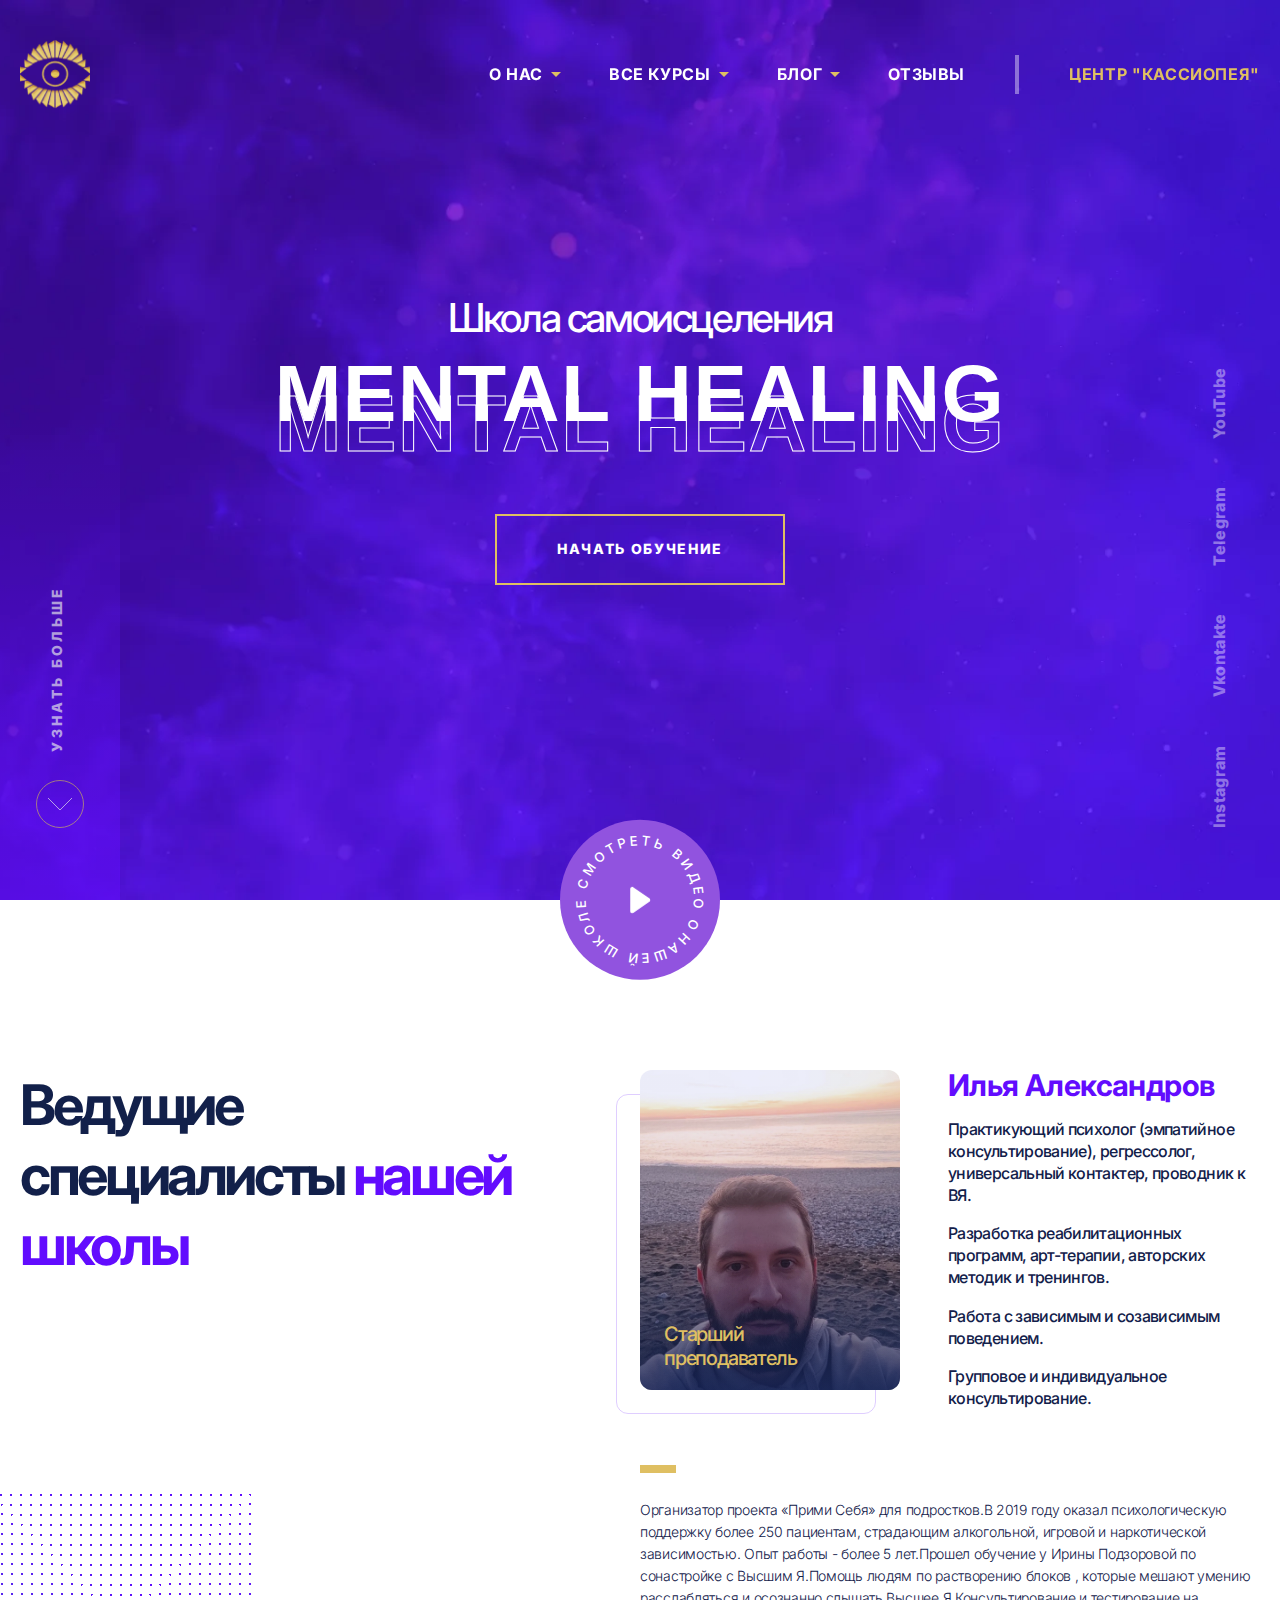
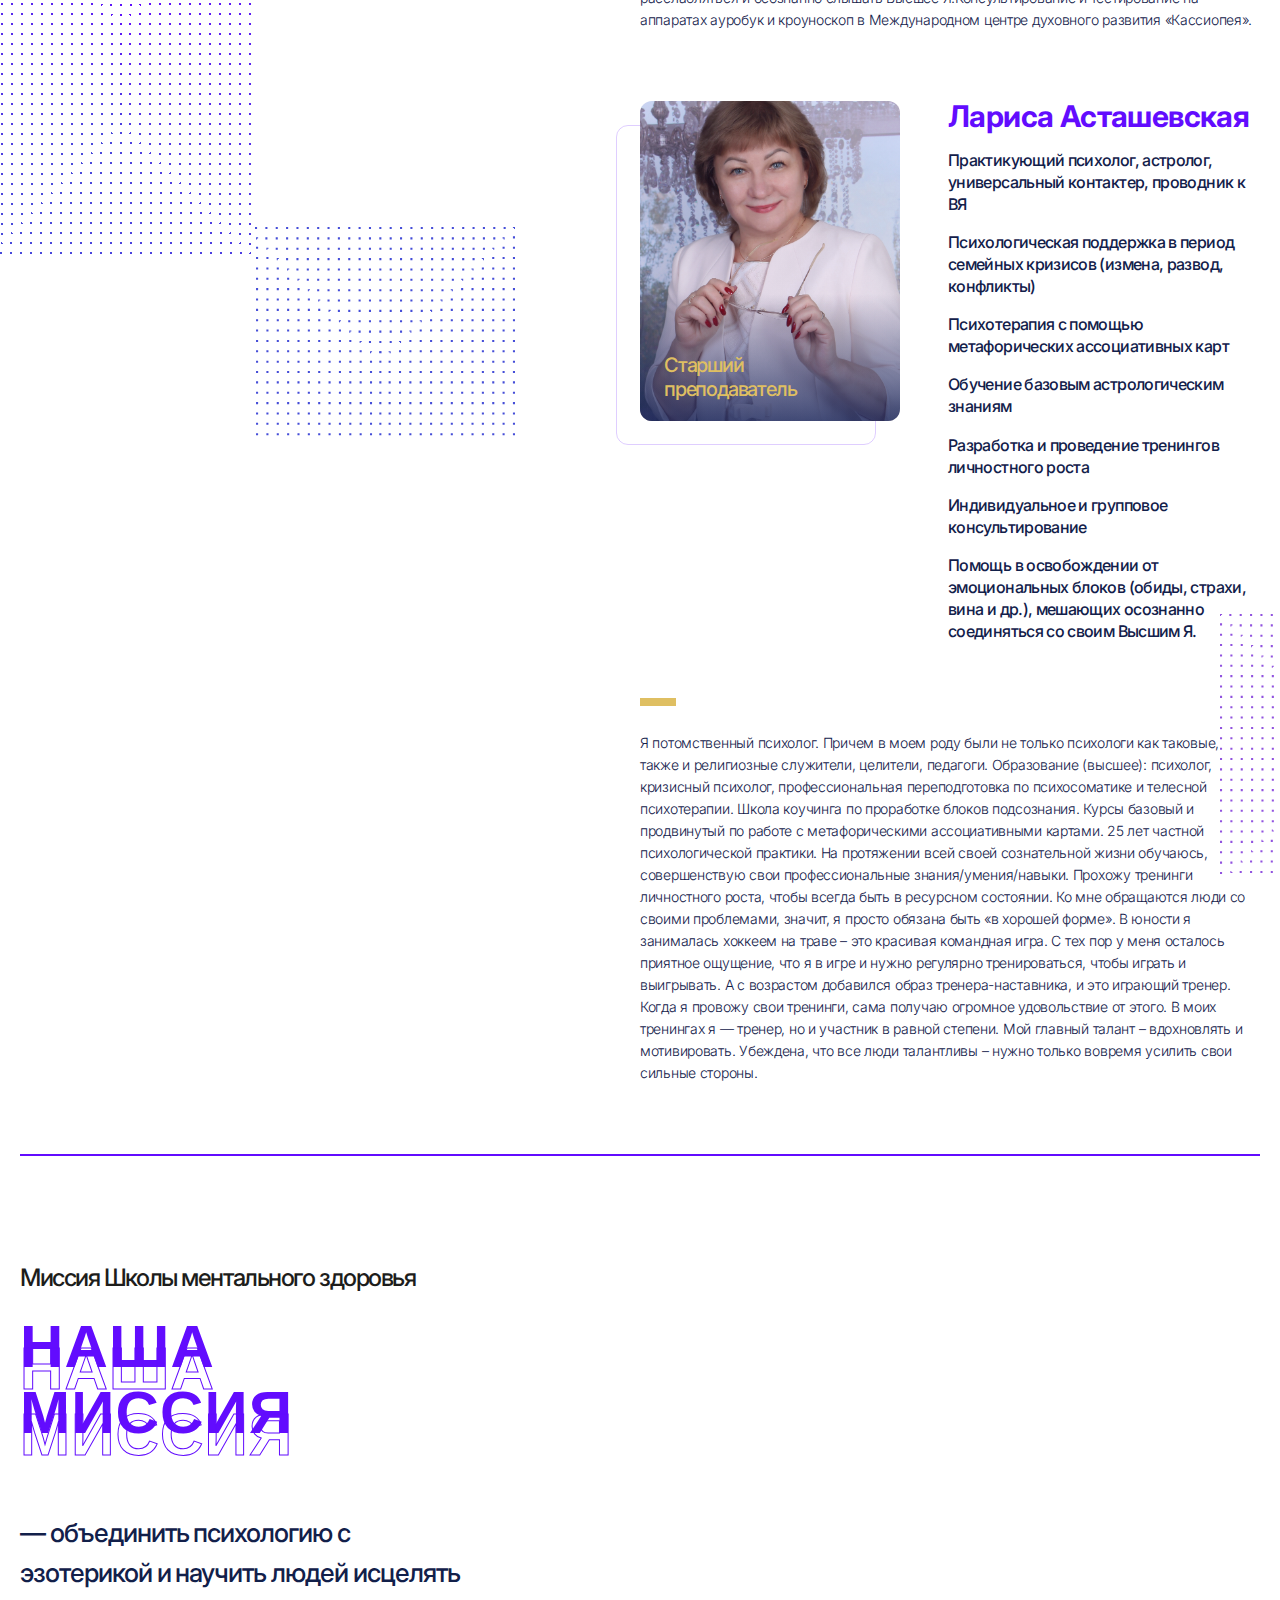
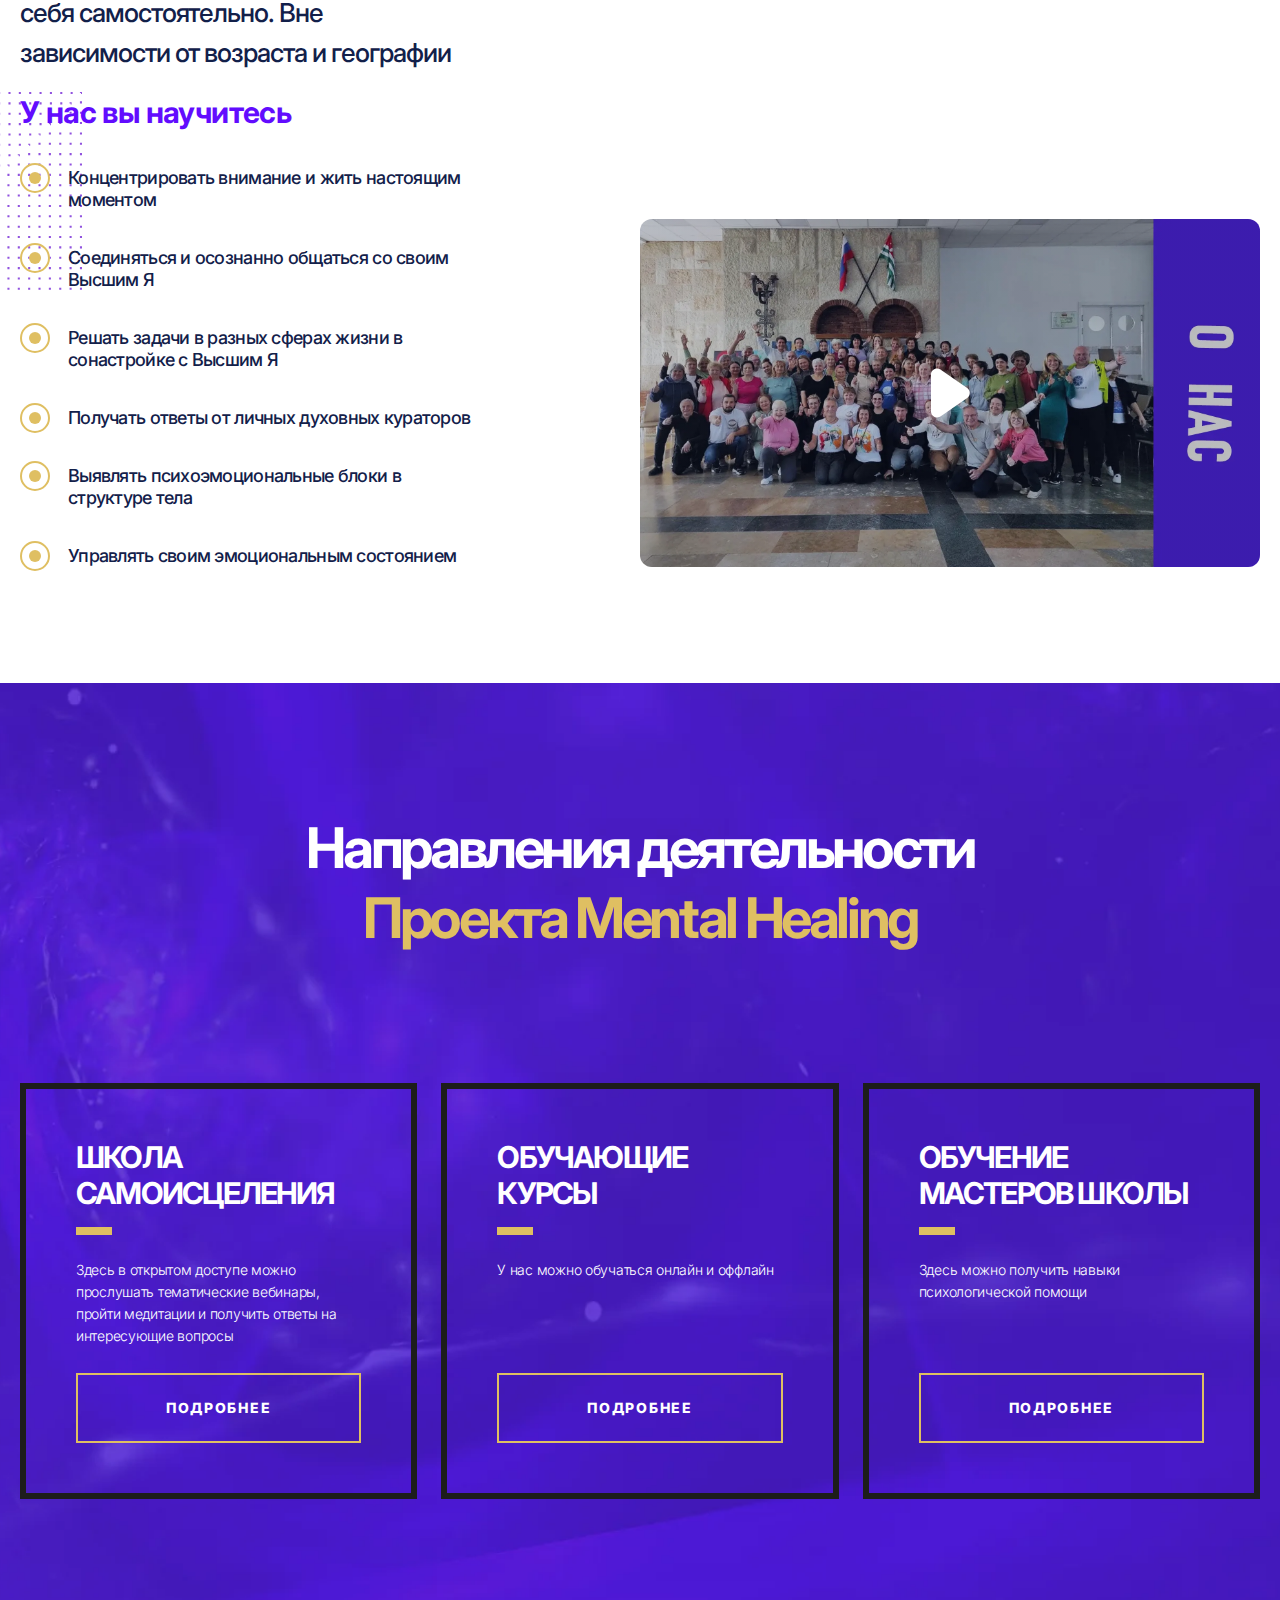
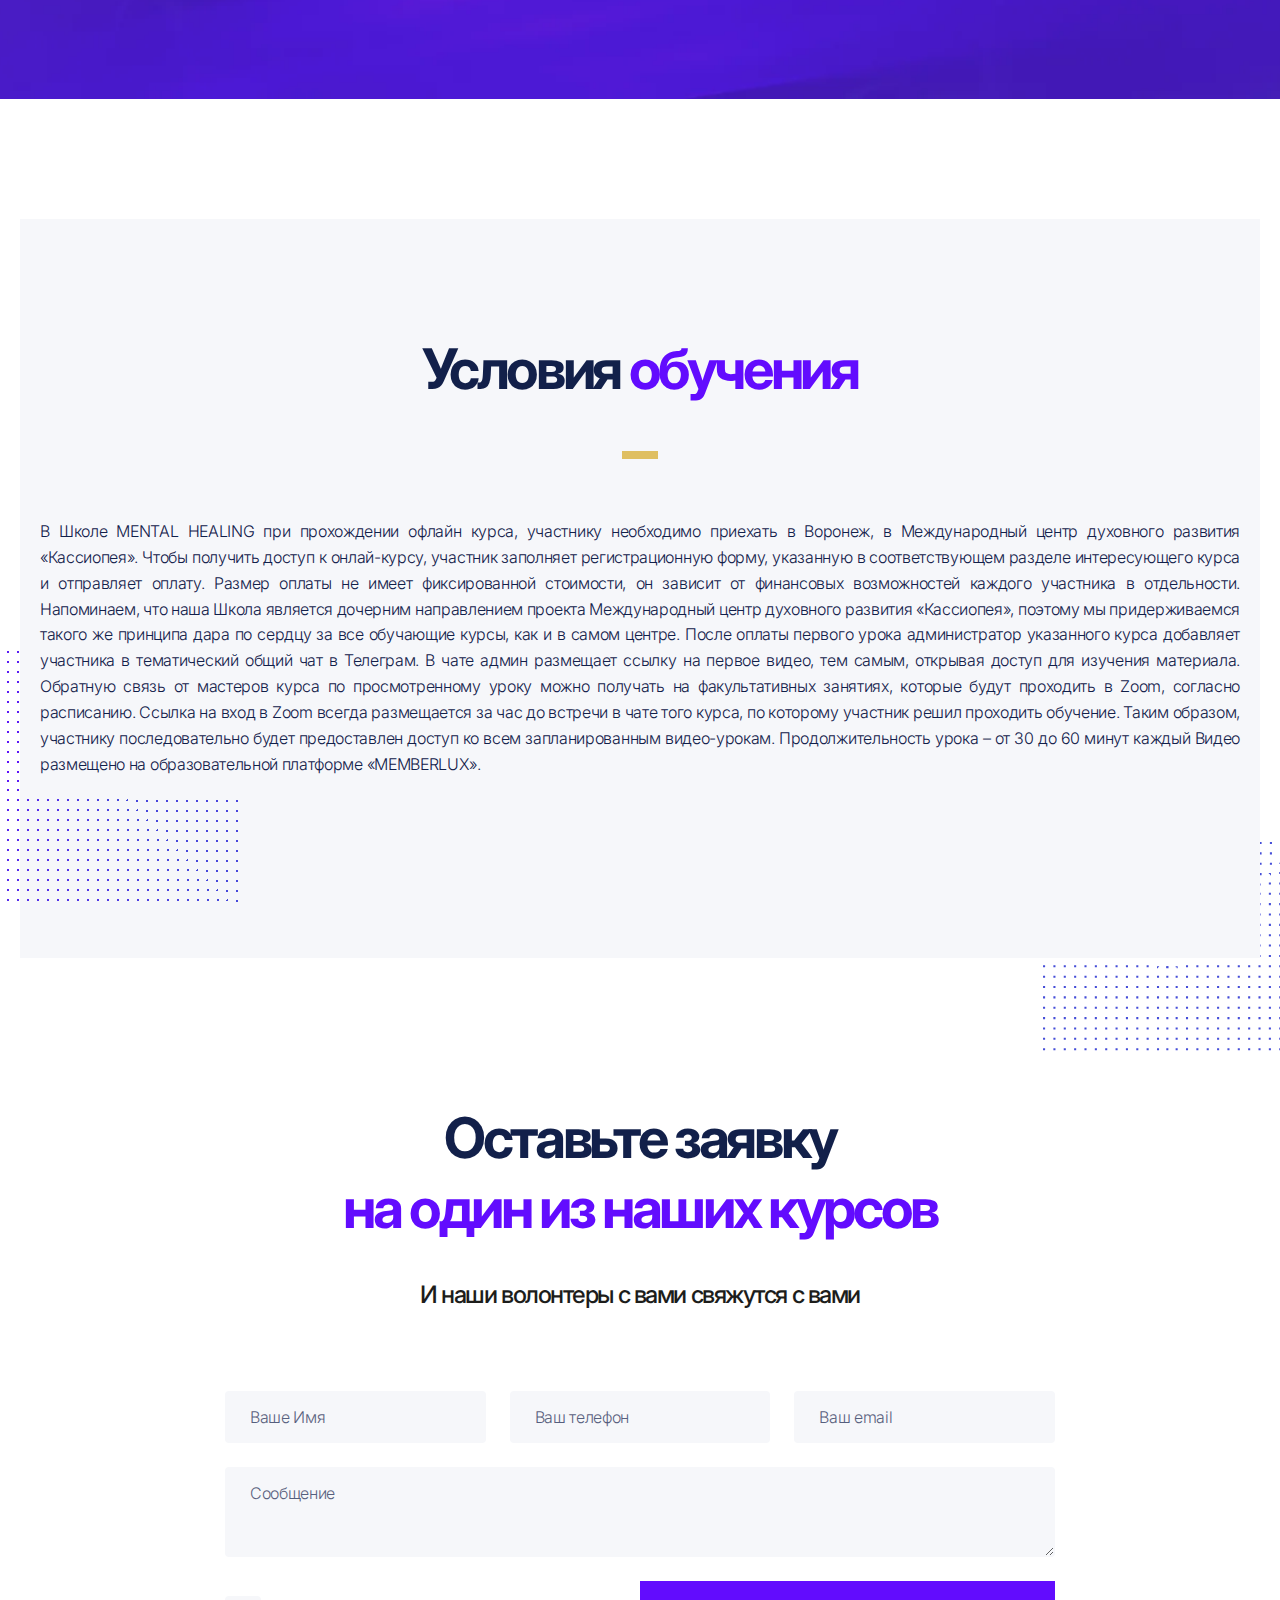
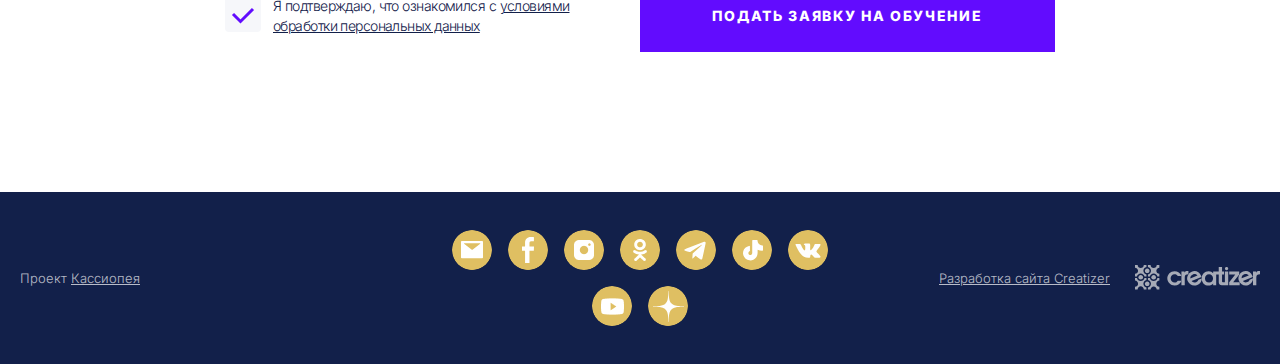
<file: index.html>
<!DOCTYPE html>
<html lang="ru">
  <head>
    <meta charset="UTF-8">
    <meta http-equiv="X-UA-Compatible" content="IE=edge">
    <meta name="viewport" content="width=device-width, initial-scale=1.0">
    <meta name="description" content="">
    <meta name="keywords" content=""><link rel="apple-touch-icon" sizes="72x72" href="template/images/apple-touch-icon.png">
<link rel="icon" type="image/png" sizes="32x32" href="template/images/favicon-32x32.png">
<link rel="icon" type="image/png" sizes="16x16" href="template/images/favicon-16x16.png">
<link rel="manifest" href="template/images/site.webmanifest">
<link rel="mask-icon" href="template/images/safari-pinned-tab.svg" color="#5bbad5">
<meta name="msapplication-TileColor" content="#192954">
<meta name="theme-color" content="#192954">
<link rel="preconnect" href="https://fonts.googleapis.com">
<link rel="preconnect" href="https://fonts.gstatic.com" crossorigin>
<link href="https://fonts.googleapis.com/css2?family=Inter:wght@300;400;500;700;800&display=swap" rel="stylesheet">
<link rel="stylesheet" href="https://cdn.jsdelivr.net/npm/@fancyapps/ui/dist/fancybox.css"/>
    <link rel="stylesheet" href="template/styles/style.css">
    <title>Mental Healing</title>
  </head>
  <body>
    <div class="wrapper" id="top">
      <header class="header lock-padding">
        <div class="header__container container"> 
          <div class="header__body"> <a class="header__logo logo" href="index.html"><img src="template/images/logo.png" alt=""></a>
            <nav class="header__menu menu"> 
              <ul class="menu__list"> 
                <li><a class="menu__link" href="#">О нас</a><span class="menu__arrow"> </span>
                  <ul class="menu__sub-list">
                    <li><a class="menu__sub-link" href="#about">Ведущие специалисты</a></li>
                    <li><a class="menu__sub-link" href="#mission">Миссия</a></li>
                    <li><a class="menu__sub-link" href="#activities">Все курсы</a></li>
                    <li><a class="menu__sub-link" href="#conditions">Условия обучения</a></li>
                  </ul>
                </li>
                <li><a class="menu__link" href="#">Все курсы</a><span class="menu__arrow"> </span>
                  <ul class="menu__sub-list">
                    <li><a class="menu__sub-link" href="#">Как проходит обучение</a></li>
                    <li><a class="menu__sub-link" href="#">Онлайн-факультативы</a></li>
                    <li><a class="menu__sub-link" href="#">Очный курс в Воронеже</a></li>
                  </ul>
                </li>
                <li><a class="menu__link" href="#">Блог</a><span class="menu__arrow"> </span>
                  <ul class="menu__sub-list">
                    <li><a class="menu__sub-link" href="#">Творчество участников</a></li>
                    <li><a class="menu__sub-link" href="#">Фотогалерея</a></li>
                    <li><a class="menu__sub-link" href="#">Видеогалерея</a></li>
                    <li><a class="menu__sub-link" href="#">Статьи</a></li>
                    <li><a class="menu__sub-link" href="#">География участников</a></li>
                  </ul>
                </li>
                <li><a class="menu__link" href="#">Отзывы</a></li>
              </ul><a class="menu__parent" href="https://cassiopeia.center/" target="_blank">Центр "Кассиопея"</a>
            </nav>
            <div class="header__burger"> <span></span></div>
          </div>
        </div>
      </header>
      <main class="main">
        <section class="mainscreen">
          <div class="mainscreen__container container"> 
            <div class="mainscreen__body"> <a class="mainscreen__more" href="#about"> 
                <div class="mainscreen__text">Узнать больше</div>
                <div class="mainscreen__scroll-down"></div></a>
              <div class="mainscreen__info">
                <div class="mainscreen__topic">Школа самоисцеления </div>
                <h1 class="mainscreen__title title" data-duplicate>Mental Healing</h1><a class="mainscreen__btn btn btn--gold" href="#form">начать обучение</a>
              </div><a class="mainscreen__play" href="https://www.youtube.com/watch?v=3Pxv6ZKVOpo" data-fancybox="gallery">
                <div class="mainscreen__icon"><img src="template/images/play.svg" alt=""></div>
                <div class="mainscreen__circle-text"><svg viewBox="1 1 68 67">
<defs>
<path d="M35,35m-23,0a23,23 0 1,1 46,0a23,23 0 1,1 -46,0" id="tophalf"/>
</defs>
<text style="font-size: 5.6px; font-weight: 500; letter-spacing: 1.3; text-transform: uppercase;">
<textPath xlink:href="#tophalf" startOffset="3%" fill="#ffffff">Смотреть видео о</textPath>
<textPath xlink:href="#tophalf" startOffset="60%" fill="#ffffff">нашей школе</textPath>
</text>
</svg>
                </div></a>
              <ul class="mainscreen__socials socials">
                <li> <a class="socials__link" href="#">Instagram</a></li>
                <li> <a class="socials__link" href="#">Vkontakte</a></li>
                <li> <a class="socials__link" href="#">Telegram</a></li>
                <li> <a class="socials__link" href="#">YouTube</a></li>
              </ul>
            </div>
          </div>
        </section>
        <section class="about" id="about"> 
          <div class="about__container container"> 
            <div class="about__body"> 
              <h2 class="about__heading heading">Ведущие специалисты <span>нашей школы</span></h2>
              <div class="about__teachers">
                <div class="about__teacher teacher">
                  <div class="teacher__top"> 
                    <div class="teacher__decor">
                      <div class="teacher__image"> 
                        <div class="teacher__position">Старший преподаватель</div><img src="template/images/ilya.webp" alt="">
                      </div>
                    </div>
                    <div class="teacher__info">
                      <div class="teacher__name">Илья Александров </div>
                      <div class="teacher__skills"> 
                        <p>Практикующий психолог (эмпатийное консультирование), регрессолог, универсальный контактер, проводник к ВЯ.</p>
                        <p>Разработка реабилитационных программ, арт-терапии, авторских методик и тренингов.</p>
                        <p>Работа с зависимым и созависимым поведением.</p>
                        <p>Групповое и индивидуальное консультирование.</p>
                      </div>
                    </div>
                  </div>
                  <div class="teacher__text">Организатор проекта «Прими Себя» для подростков.В 2019 году оказал психологическую поддержку более 250 пациентам, страдающим алкогольной, игровой и наркотической зависимостью. Опыт работы - более 5 лет.Прошел обучение у Ирины Подзоровой по сонастройке с Высшим Я.Помощь людям по растворению блоков , которые мешают умению расслабляться и осознанно слышать Высшее Я.Консультирование и тестирование на аппаратах ауробук и кроуноскоп в Международном центре духовного развития «Кассиопея».</div>
                </div>
                <div class="about__teacher teacher">
                  <div class="teacher__top"> 
                    <div class="teacher__decor">
                      <div class="teacher__image"> 
                        <div class="teacher__position">Старший преподаватель</div><img src="template/images/larisa.webp" alt="">
                      </div>
                    </div>
                    <div class="teacher__info">
                      <div class="teacher__name">Лариса Асташевская </div>
                      <div class="teacher__skills"> 
                        <p>Практикующий психолог, астролог, универсальный контактер, проводник к ВЯ</p>
                        <p>Психологическая поддержка в период семейных кризисов (измена, развод, конфликты)</p>
                        <p>Психотерапия с помощью метафорических ассоциативных карт</p>
                        <p>Обучение базовым астрологическим знаниям</p>
                        <p>Разработка и проведение тренингов личностного роста</p>
                        <p>Индивидуальное и групповое консультирование</p>
                        <p>Помощь в освобождении от эмоциональных блоков (обиды, страхи, вина и др.), мешающих осознанно соединяться со своим Высшим Я.</p>
                      </div>
                    </div>
                  </div>
                  <div class="teacher__text">Я потомственный психолог. Причем в моем роду были не только психологи как таковые, также и религиозные служители, целители, педагоги. Образование (высшее): психолог, кризисный психолог, профессиональная переподготовка по психосоматике и телесной психотерапии. Школа коучинга по проработке блоков подсознания. Курсы базовый и продвинутый по работе с метафорическими ассоциативными картами. 25 лет частной психологической практики. На протяжении всей своей сознательной жизни обучаюсь, совершенствую свои профессиональные знания/умения/навыки. Прохожу тренинги личностного роста, чтобы всегда быть в ресурсном состоянии. Ко мне обращаются люди со своими проблемами, значит, я просто обязана быть «в хорошей форме». В юности я занималась хоккеем на траве – это красивая командная игра. С тех пор у меня осталось приятное ощущение, что я в игре и нужно регулярно тренироваться, чтобы играть и выигрывать. А с возрастом добавился образ тренера-наставника, и это играющий тренер. Когда я провожу свои тренинги, сама получаю огромное удовольствие от этого. В моих тренингах я — тренер, но и участник в равной степени. Мой главный талант – вдохновлять и мотивировать. Убеждена, что все люди талантливы – нужно только вовремя усилить свои сильные стороны.</div>
                </div>
              </div>
            </div>
          </div>
        </section>
        <section class="mission" id="mission">
          <div class="mission__container container"> 
            <div class="mission__body"> 
              <div class="mission__info">
                <div class="mission__text">Миссия Школы ментального здоровья</div>
                <h3 class="mission__subtitle subtitle" data-duplicate>наша миссия</h3>
                <div class="mission__goal">— объединить психологию с эзотерикой и научить людей исцелять себя самостоятельно. Вне зависимости от возраста и географии</div>
                <div class="mission__caption">У нас вы научитесь</div>
                <ul class="mission__list"> 
                  <li class="mission__item">Концентрировать внимание и жить настоящим моментом</li>
                  <li class="mission__item">Соединяться и осознанно общаться со своим Высшим Я</li>
                  <li class="mission__item">Решать задачи в разных сферах жизни в сонастройке с Высшим Я</li>
                  <li class="mission__item">Получать ответы от личных духовных кураторов</li>
                  <li class="mission__item">Выявлять психоэмоциональные блоки в структуре тела</li>
                  <li class="mission__item">Управлять своим эмоциональным состоянием</li>
                </ul>
              </div>
              <div class="mission__video video"> <a href="https://www.youtube.com/watch?v=JyDYf8thiaE" data-fancybox="video"> <img src="template/images/project.webp" alt=""></a>
                <div class="video__cover"><svg width="39" height="50" viewBox="0 0 39 50" fill="none" xmlns="http://www.w3.org/2000/svg">
<path d="M36.1826 20.068C39.6266 22.4541 39.6266 27.5459 36.1826 29.932L9.41697 48.4757C5.43776 51.2326 -7.62939e-06 48.3847 -7.62939e-06 43.5438V6.45624C-7.62939e-06 1.61532 5.43775 -1.23261 9.41696 1.52427L36.1826 20.068Z" fill="white"/>
</svg>
                </div>
              </div>
            </div>
          </div>
        </section>
        <section class="activities" id="activities">
          <div class="activities__container container">
            <div class="activities__body"> 
              <h2 class="activities__heading heading">Направления деятельности  <span>Проекта Mental Healing</span></h2>
              <ul class="activities__list">
                <li class="activities__col"> 
                  <h4 class="activities__caption">ШКОЛА САМОИСЦЕЛЕНИЯ</h4>
                  <div class="activities__text">Здесь в открытом доступе можно прослушать тематические вебинары, пройти медитации и получить ответы на интересующие вопросы</div><a class="activities__btn btn btn--gold" href="#">подробнее</a>
                </li>
                <li class="activities__col"> 
                  <h4 class="activities__caption">ОБУЧАЮЩИЕ КУРСЫ</h4>
                  <div class="activities__text">У нас можно обучаться онлайн и оффлайн</div><a class="activities__btn btn btn--gold" href="#">подробнее</a>
                </li>
                <li class="activities__col"> 
                  <h4 class="activities__caption">ОБУЧЕНИЕ МАСТЕРОВ ШКОЛЫ</h4>
                  <div class="activities__text">Здесь можно получить навыки психологической помощи</div><a class="activities__btn btn btn--gold" href="#">подробнее</a>
                </li>
              </ul>
            </div>
          </div>
        </section>
        <section class="conditions" id="conditions">
          <div class="conditions__decor"> <img src="template/images/dots05.svg" alt=""></div>
          <div class="conditions__container container"> 
            <div class="conditions__body"> 
              <h2 class="conditions__heading heading">Условия <span>обучения</span></h2>
              <div class="conditions__wrap">
                <div class="conditions__text">В Школе MENTAL HEALING при прохождении офлайн курса, участнику необходимо приехать в Воронеж, в Международный центр духовного развития «Кассиопея». Чтобы получить доступ к онлай-курсу, участник заполняет регистрационную форму, указанную в соответствующем разделе интересующего курса и отправляет оплату. Размер оплаты не имеет фиксированной стоимости, он зависит от финансовых возможностей каждого участника в отдельности. Напоминаем, что наша Школа является дочерним направлением проекта Международный центр духовного развития «Кассиопея», поэтому мы придерживаемся такого же принципа дара по сердцу за все обучающие курсы, как и в самом центре. После оплаты первого урока администратор указанного курса добавляет участника в тематический общий чат в Телеграм. В чате админ размещает ссылку на первое видео, тем самым, открывая доступ для изучения материала. Обратную связь от мастеров курса по просмотренному уроку можно получать на факультативных занятиях, которые будут проходить в Zoom, согласно расписанию. Ссылка на вход в Zoom всегда размещается за час до встречи в чате того курса, по которому участник решил проходить обучение. Таким образом, участнику последовательно будет предоставлен доступ ко всем запланированным видео-урокам. Продолжительность урока – от 30 до 60 минут каждый Видео размещено на образовательной платформе «MEMBERLUX».</div>
              </div>
            </div>
          </div>
        </section>
        <section class="request" id="request">
          <div class="request__container container"> 
            <div class="request__body"> 
              <h2 class="request__heading heading">Оставьте заявку<span>на один из наших курсов</span></h2>
              <div class="request__text">И наши волонтеры с вами свяжутся с вами</div>
              <form class="request__form form" action="#" id="form">
                <div class="form__spinner">
                  <div class="lds-ripple">
                    <div></div>
                    <div></div>
                  </div>
                </div>
                <div class="form__alert">Заполните, пожалуйста, все обязательные поля!</div>
                <div class="form__inputs">
                  <div class="form__input-wrap">
                    <input class="form__input" type="text" placeholder="Ваше Имя" required>
                  </div>
                  <div class="form__input-wrap">
                    <input class="form__input" type="tel" placeholder="Ваш телефон" required>
                  </div>
                  <div class="form__input-wrap">
                    <input class="form__input" type="email" placeholder="Ваш email" required>
                  </div>
                </div>
                <textarea class="form__input" placeholder="Сообщение"></textarea>
                <div class="form__bottom">
                  <div class="form__checkbox checkbox"> 
                    <input class="checkbox__input" type="checkbox" checked id="agreement" name="agreement">
                    <label class="checkbox__label" for="agreement"><span>Я подтверждаю, что ознакомился с <a href="#">условиями обработки персональных данных</a></span></label>
                  </div>
                  <button class="form__btn btn btn--purple" type="submit">подать заявку <span>на обучение</span></button>
                </div>
              </form>
            </div>
          </div>
        </section>
      </main>
      <footer class="footer"> 
        <div class="footer__container container"> 
          <div class="footer__body"> 
            <div class="footer__col"> 
              <div class="footer__text">Проект <a href="https://cassiopeia.center/" target="_blank">Кассиопея</a></div>
            </div>
            <div class="footer__col">
              <div class="footer__socials nets"><a class="footer__icon nets__icon" href="mailto:mentalhealing@yandex.ru"><img src="template/images/email.svg" alt="E-mail"></a><a class="footer__icon nets__icon" href="https://www.facebook.com/" target="_blank"><img src="template/images/fb.svg" alt="Facebook"></a><a class="footer__icon nets__icon" href="https://www.instagram.com/cassiopeia_mh/" target="_blank"> <img src="template/images/instagram.png" alt="Instagram"></a><a class="footer__icon nets__icon" href="https://ok.ru/group/67288788828210" target="_blank"><img src="template/images/ok.png" alt="Одноклассники"></a><a class="footer__icon nets__icon" href="#" target="_blank"> <img src="template/images/tg.svg" alt="Telegram"></a><a class="footer__icon nets__icon" href="#" target="_blank"> <img src="template/images/tiktok.svg" alt="TikTok"></a><a class="footer__icon nets__icon" href="#" target="_blank"> <img src="template/images/vk.svg" alt="Вконтакте"></a><a class="footer__icon nets__icon" href="#" target="_blank"> <img src="template/images/youtube.png" alt="YouTube"></a><a class="footer__icon nets__icon" href="#" target="_blank"> <img src="template/images/zen.svg" alt="Яндекс.Дзен"></a></div>
            </div>
            <div class="footer__col">
              <div class="footer__dev"><a href="https://creatizer.pro/ru/" target="_blank">Разработка сайта Creatizer</a><a href="https://creatizer.pro/ru/" target="_blank"><img src="template/images/dev-logo.svg" alt=""></a></div>
            </div>
          </div>
        </div>
      </footer>
    </div>
    <div class="scroll-top-block lock-padding"><a class="scroll-top" href="#top"><img src="template/images/scroll-top-arrow.svg" alt=""></a></div>
    <section class="popup" id="popup-thx">
      <div class="popup__body"> 
        <div class="popup__content"> 
          <div class="popup__heading">Спасибо!</div>
          <div class="popup__message">Наш специалист свяжется с Вами в ближайшее время.</div>
        </div>
      </div>
    </section>
    <section class="popup" id="popup-error">
      <div class="popup__body"> 
        <div class="popup__content"> 
          <div class="popup__close close-popup"><img src="template/images/close.svg" alt=""></div>
          <div class="popup__heading">Ой! Что-то пошло не так...</div>
          <div class="popup__message">Кажется, возникли проблемы с соединением. Попробуйте отправить заявку чуть позже.</div>
        </div>
      </div>
    </section>
    <script src="https://code.jquery.com/jquery-3.6.0.min.js"></script>
    <script src="https://cdn.jsdelivr.net/npm/@fancyapps/ui@4.0/dist/fancybox.umd.js"></script>
    <script src="template/scripts/index.js"></script>
  </body>
</html>
</file>
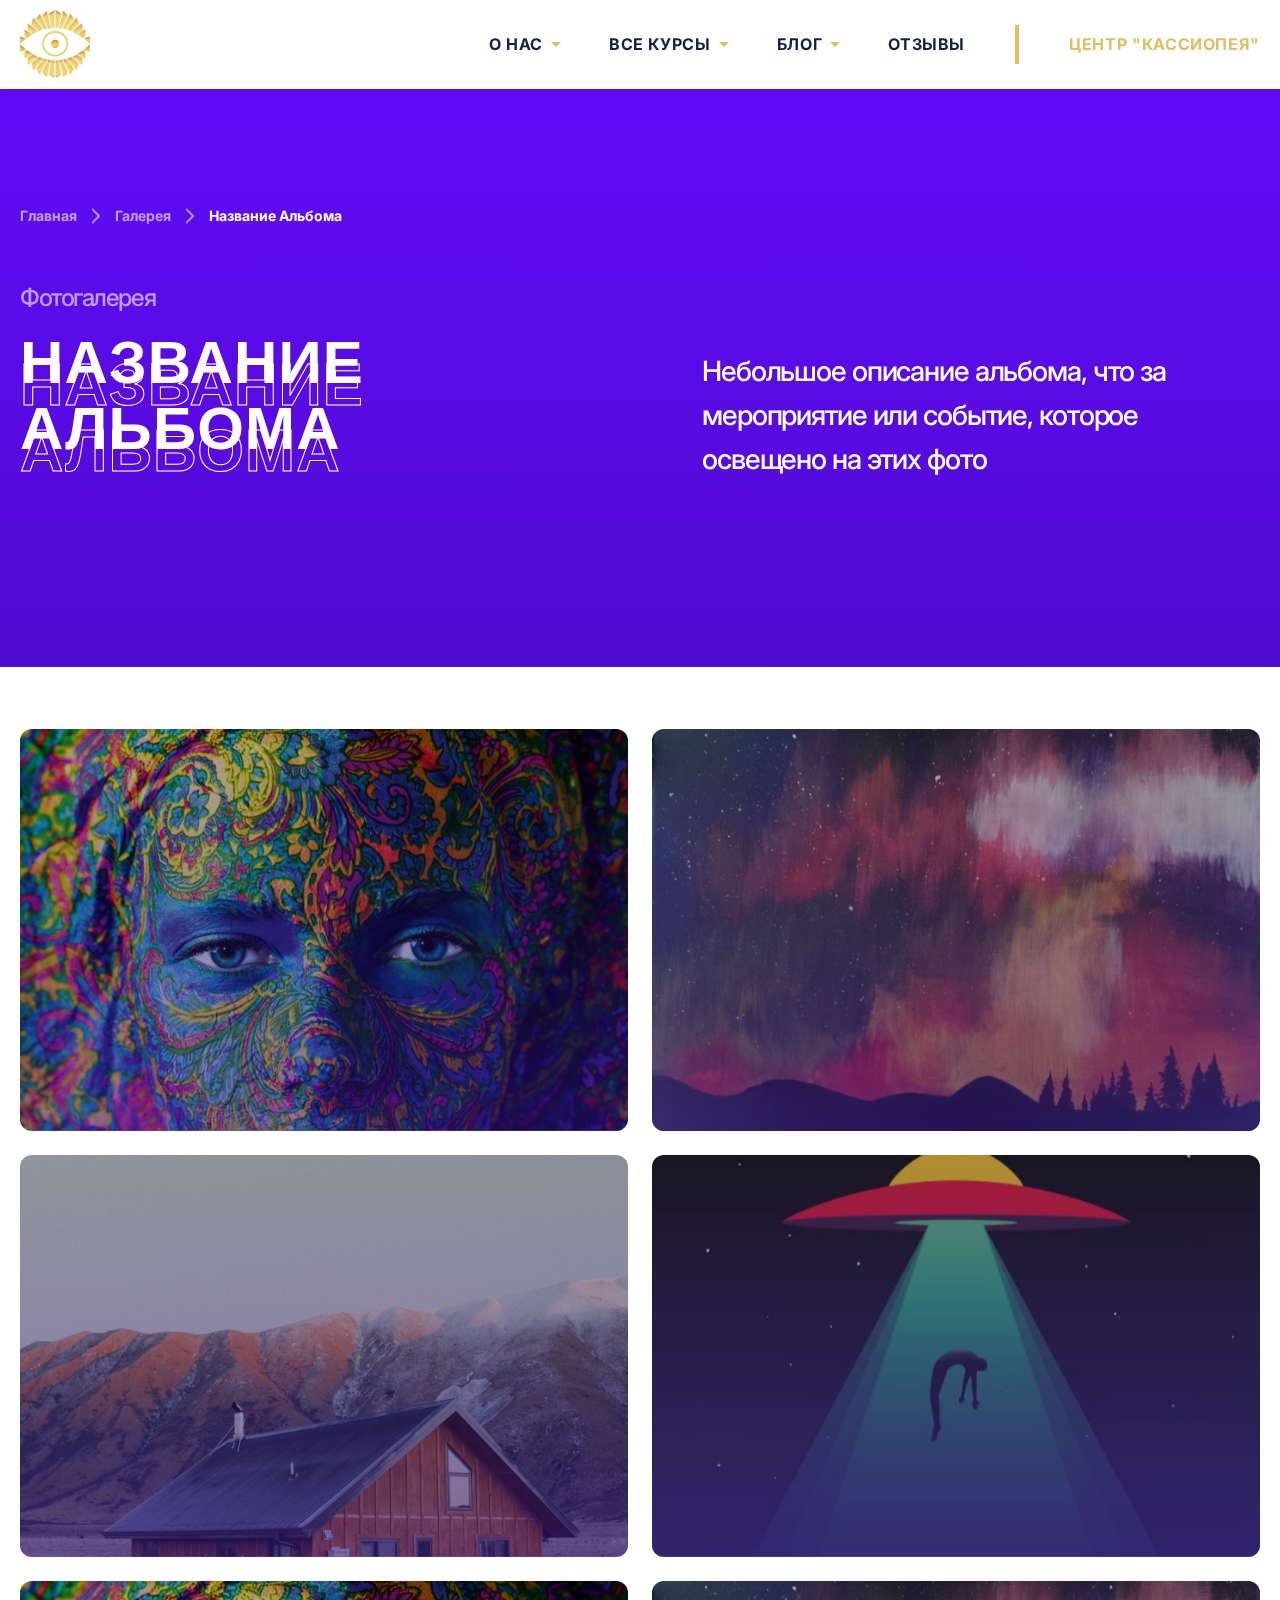
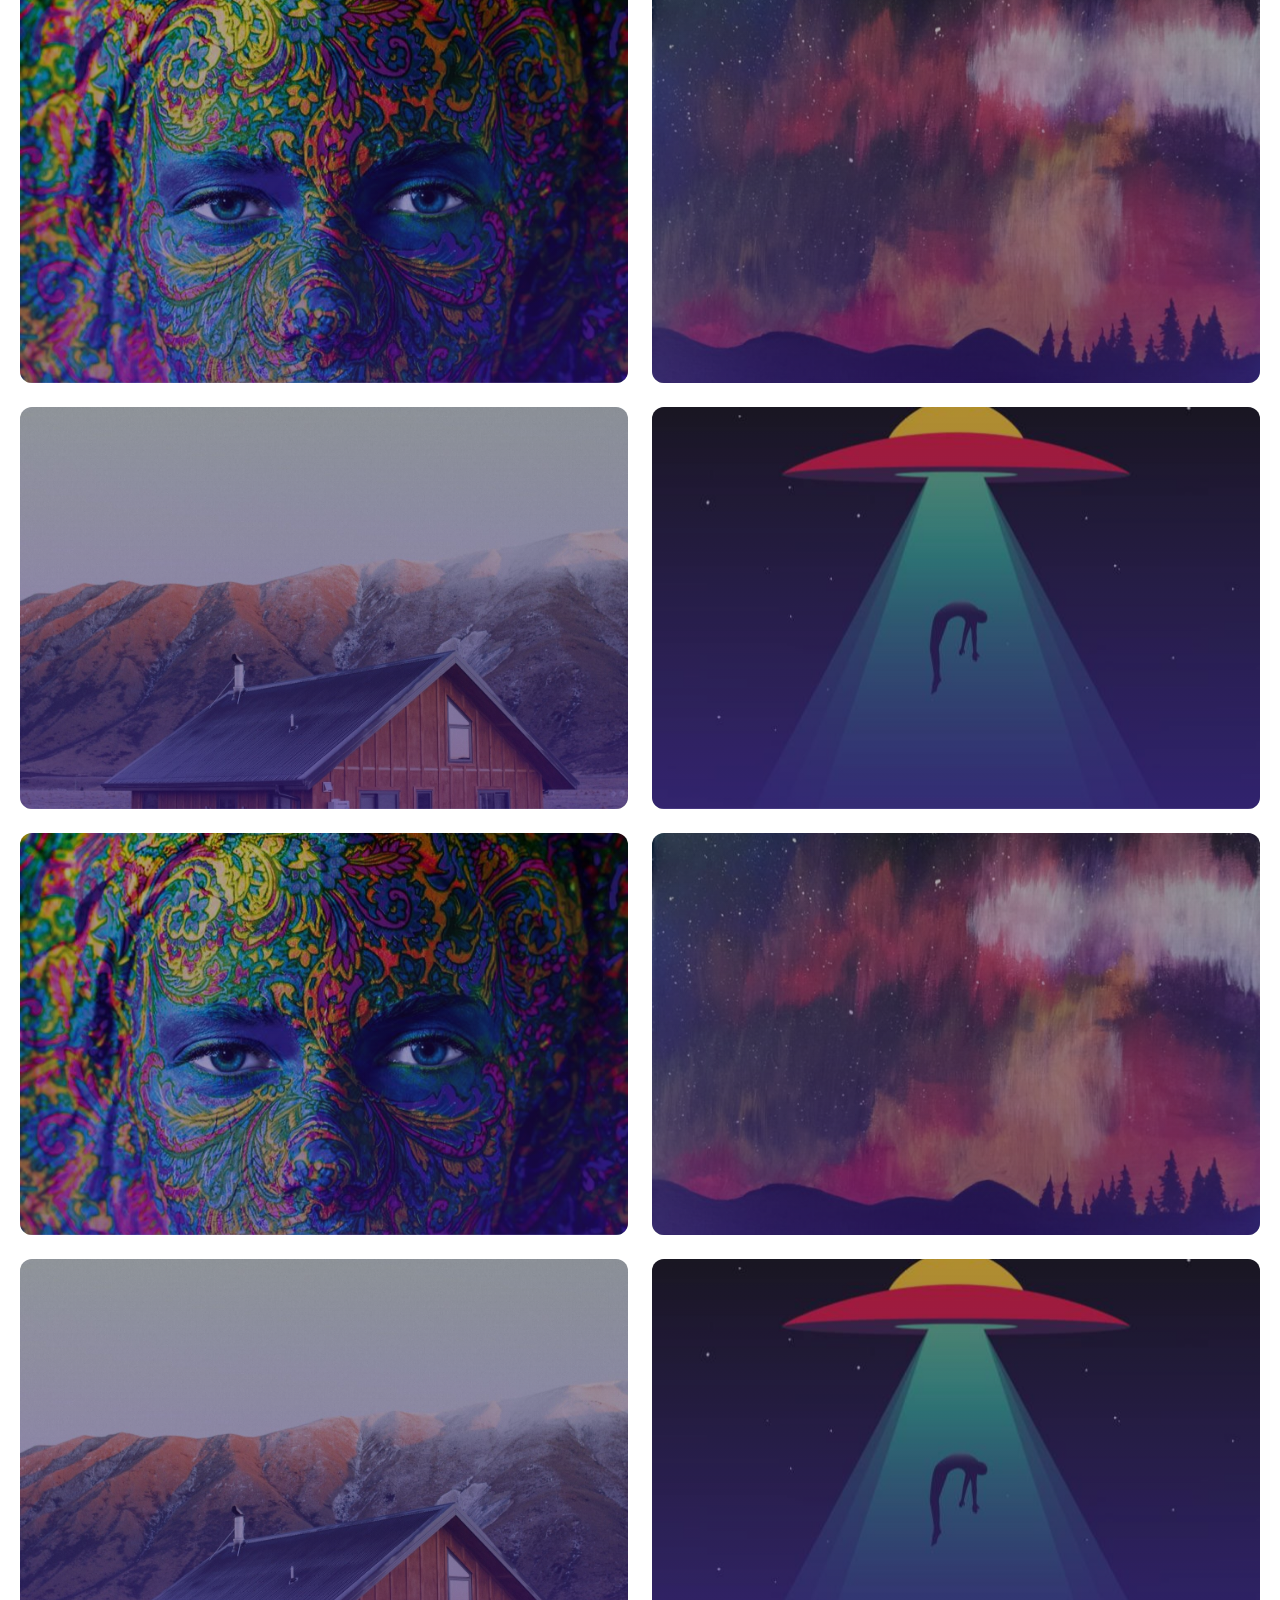
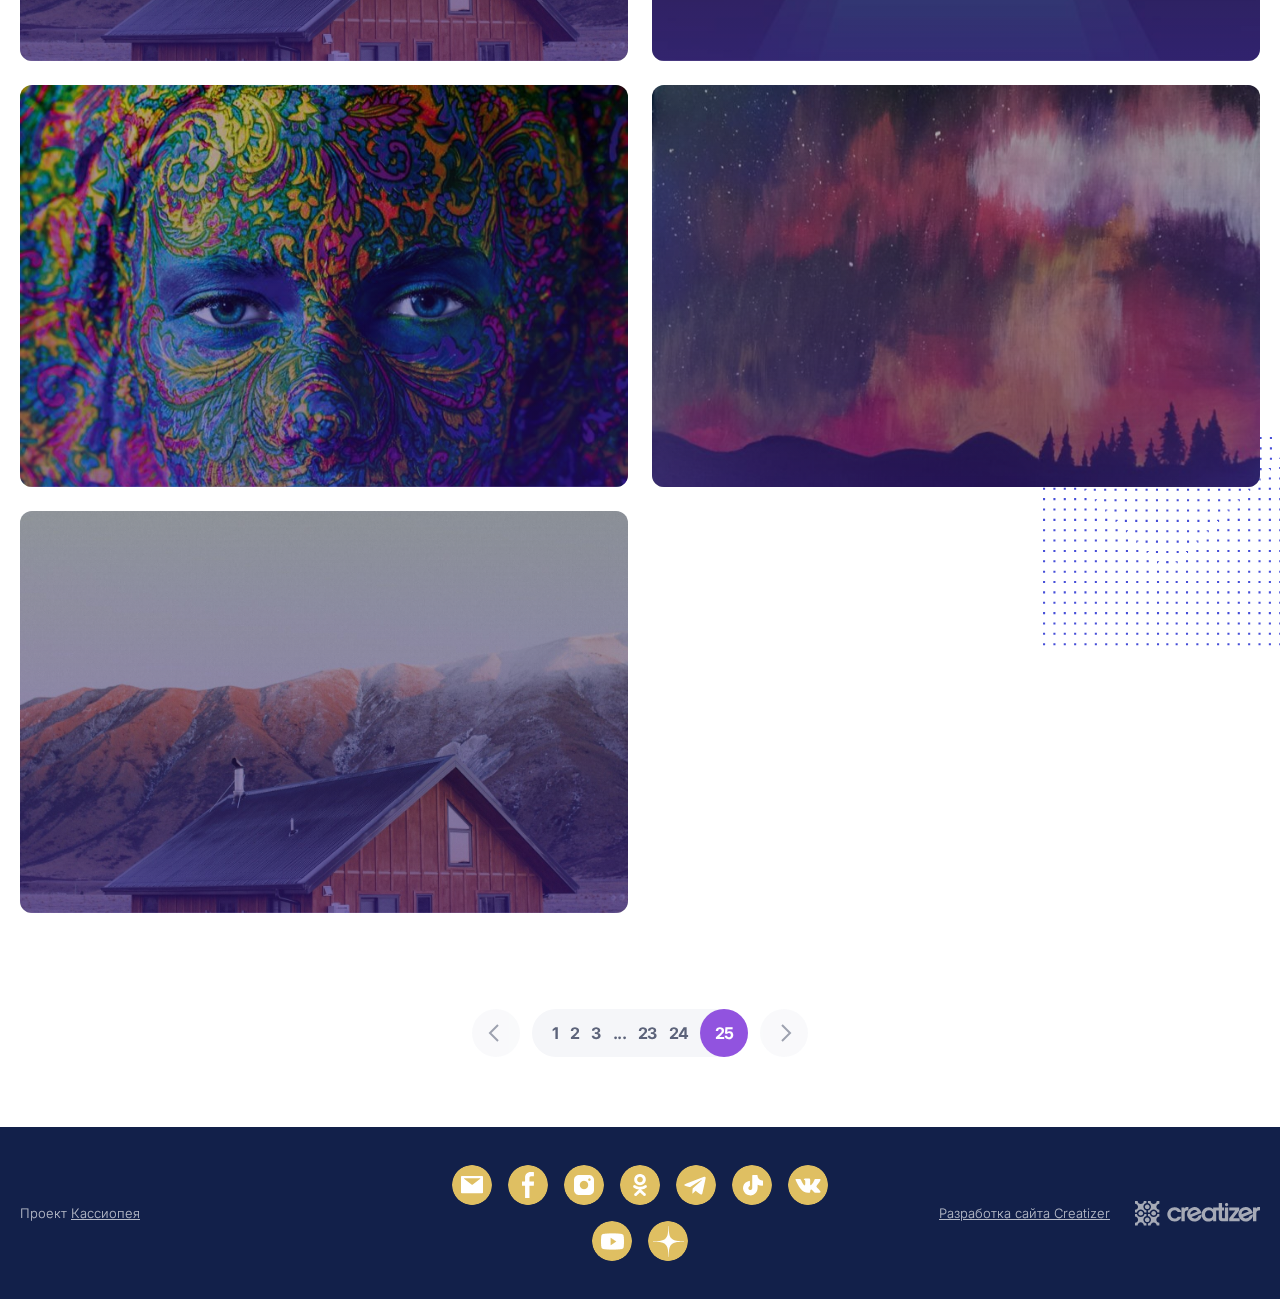
<file: album.html>
<!DOCTYPE html>
<html lang="ru">
  <head>
    <meta charset="UTF-8">
    <meta http-equiv="X-UA-Compatible" content="IE=edge">
    <meta name="viewport" content="width=device-width, initial-scale=1.0">
    <meta name="description" content="">
    <meta name="keywords" content=""><link rel="apple-touch-icon" sizes="72x72" href="template/images/apple-touch-icon.png">
<link rel="icon" type="image/png" sizes="32x32" href="template/images/favicon-32x32.png">
<link rel="icon" type="image/png" sizes="16x16" href="template/images/favicon-16x16.png">
<link rel="manifest" href="template/images/site.webmanifest">
<link rel="mask-icon" href="template/images/safari-pinned-tab.svg" color="#5bbad5">
<meta name="msapplication-TileColor" content="#192954">
<meta name="theme-color" content="#192954">
<link rel="preconnect" href="https://fonts.googleapis.com">
<link rel="preconnect" href="https://fonts.gstatic.com" crossorigin>
<link href="https://fonts.googleapis.com/css2?family=Inter:wght@300;400;500;700;800&display=swap" rel="stylesheet">
<link rel="stylesheet" href="https://cdn.jsdelivr.net/npm/@fancyapps/ui/dist/fancybox.css"/>
    <link rel="stylesheet" href="template/styles/style.css">
    <title>Mental Healing - Открытые уроки</title>
  </head>
  <body>
    <div class="wrapper" id="top">
      <header class="header header--white lock-padding">
        <div class="header__container container"> 
          <div class="header__body"> <a class="header__logo logo" href="index.html"><img src="template/images/logo.png" alt=""></a>
            <nav class="header__menu menu"> 
              <ul class="menu__list"> 
                <li><a class="menu__link" href="#">О нас</a><span class="menu__arrow"> </span>
                  <ul class="menu__sub-list">
                    <li><a class="menu__sub-link" href="index.html#about">Ведущие специалисты</a></li>
                    <li><a class="menu__sub-link" href="index.html#mission">Миссия</a></li>
                    <li><a class="menu__sub-link" href="index.html#activities">Все курсы</a></li>
                    <li><a class="menu__sub-link" href="index.html#conditions">Условия обучения</a></li>
                  </ul>
                </li>
                <li><a class="menu__link" href="#">Все курсы</a><span class="menu__arrow"> </span>
                  <ul class="menu__sub-list">
                    <li><a class="menu__sub-link" href="#">Как проходит обучение</a></li>
                    <li><a class="menu__sub-link" href="#">Онлайн-факультативы</a></li>
                    <li><a class="menu__sub-link" href="#">Очный курс в Воронеже</a></li>
                  </ul>
                </li>
                <li><a class="menu__link" href="#">Блог</a><span class="menu__arrow"> </span>
                  <ul class="menu__sub-list">
                    <li><a class="menu__sub-link" href="#">Творчество участников</a></li>
                    <li><a class="menu__sub-link" href="#">Фотогалерея</a></li>
                    <li><a class="menu__sub-link" href="#">Видеогалерея</a></li>
                    <li><a class="menu__sub-link" href="#">Статьи</a></li>
                    <li><a class="menu__sub-link" href="#">География участников</a></li>
                  </ul>
                </li>
                <li><a class="menu__link" href="#">Отзывы</a></li>
              </ul><a class="menu__parent" href="https://cassiopeia.center/" target="_blank">Центр "Кассиопея"</a>
            </nav>
            <div class="header__burger"> <span></span></div>
          </div>
        </div>
      </header>
      <main class="main"> 
        <section class="bar"> 
          <div class="bar__cover"></div>
          <div class="bar__container container"> 
            <div class="bar__body"> 
              <ul class="bar__breadcrumbs breadcrumbs">
                <li><a href="index.html">Главная</a></li>
                <li><a href="#">Галерея</a></li>
                <li><span>Название Альбома</span></li>
              </ul>
              <div class="bar__bottom">
                <div class="bar__heading">
                  <div class="bar__caption">Фотогалерея</div>
                  <h1 class="bar__subtitle subtitle" data-duplicate>название альбома</h1>
                </div>
                <div class="bar__text">Небольшое описание альбома, что за мероприятие или событие, которое освещено на этих фото</div>
              </div>
            </div>
          </div>
        </section>
        <div class="album">
          <div class="album__container container"> 
            <div class="album__body"> 
              <ul class="album__list"> 
                <li class="album__item"> <a class="album__link" href="template/images/img01.jpg" data-fancybox="album">
                    <div class="album__cover"></div><img src="template/images/img01.jpg" alt=""></a></li>
                <li class="album__item"> <a class="album__link" href="template/images/img02.jpg" data-fancybox="album">
                    <div class="album__cover"></div><img src="template/images/img02.jpg" alt=""></a></li>
                <li class="album__item"> <a class="album__link" href="template/images/img03.jpg" data-fancybox="album">
                    <div class="album__cover"></div><img src="template/images/img03.jpg" alt=""></a></li>
                <li class="album__item"> <a class="album__link" href="template/images/img04.jpg" data-fancybox="album">
                    <div class="album__cover"></div><img src="template/images/img04.jpg" alt=""></a></li>
                <li class="album__item"> <a class="album__link" href="template/images/img01.jpg" data-fancybox="album">
                    <div class="album__cover"></div><img src="template/images/img01.jpg" alt=""></a></li>
                <li class="album__item"> <a class="album__link" href="template/images/img02.jpg" data-fancybox="album">
                    <div class="album__cover"></div><img src="template/images/img02.jpg" alt=""></a></li>
                <li class="album__item"> <a class="album__link" href="template/images/img03.jpg" data-fancybox="album">
                    <div class="album__cover"></div><img src="template/images/img03.jpg" alt=""></a></li>
                <li class="album__item"> <a class="album__link" href="template/images/img04.jpg" data-fancybox="album">
                    <div class="album__cover"></div><img src="template/images/img04.jpg" alt=""></a></li>
                <li class="album__item"> <a class="album__link" href="template/images/img01.jpg" data-fancybox="album">
                    <div class="album__cover"></div><img src="template/images/img01.jpg" alt=""></a></li>
                <li class="album__item"> <a class="album__link" href="template/images/img02.jpg" data-fancybox="album">
                    <div class="album__cover"></div><img src="template/images/img02.jpg" alt=""></a></li>
                <li class="album__item"> <a class="album__link" href="template/images/img03.jpg" data-fancybox="album">
                    <div class="album__cover"></div><img src="template/images/img03.jpg" alt=""></a></li>
                <li class="album__item"> <a class="album__link" href="template/images/img04.jpg" data-fancybox="album">
                    <div class="album__cover"></div><img src="template/images/img04.jpg" alt=""></a></li>
                <li class="album__item"> <a class="album__link" href="template/images/img01.jpg" data-fancybox="album">
                    <div class="album__cover"></div><img src="template/images/img01.jpg" alt=""></a></li>
                <li class="album__item"> <a class="album__link" href="template/images/img02.jpg" data-fancybox="album">
                    <div class="album__cover"></div><img src="template/images/img02.jpg" alt=""></a></li>
                <li class="album__item"> <a class="album__link" href="template/images/img03.jpg" data-fancybox="album">
                    <div class="album__cover"></div><img src="template/images/img03.jpg" alt=""></a></li>
              </ul>
            </div>
          </div>
        </div>
        <div class="pagination">
          <div class="pagination__container container"> 
            <div class="pagination__body"> <a class="pagination__arrow pagination__arrow--left" href="#"><svg width="11" height="18" viewBox="0 0 11 18" fill="none" xmlns="http://www.w3.org/2000/svg">
<path d="M10 1L2 9L10 17" stroke="#fff" stroke-width="2"/>
</svg></a>
              <ul class="pagination__list"> 
                <li class="pagination__item"><a class="pagination__link" href="#">1</a></li>
                <li class="pagination__item"><a class="pagination__link" href="#">2</a></li>
                <li class="pagination__item"><a class="pagination__link" href="#">3</a></li>
                <li class="pagination__item"><a class="pagination__link" href="#">...</a></li>
                <li class="pagination__item"><a class="pagination__link" href="#">23</a></li>
                <li class="pagination__item"><a class="pagination__link" href="#">24</a></li>
                <li class="pagination__item pagination__item--active"> <a class="pagination__link" href="#">25</a></li>
              </ul><a class="pagination__arrow pagination__arrow--right" href="#"><svg width="11" height="18" viewBox="0 0 11 18" fill="none" xmlns="http://www.w3.org/2000/svg">
<path d="M1 1L9 9L1 17" stroke="#fff" stroke-width="2"/>
</svg></a>
            </div>
          </div>
        </div>
      </main>
      <footer class="footer"> 
        <div class="footer__container container"> 
          <div class="footer__body"> 
            <div class="footer__col"> 
              <div class="footer__text">Проект <a href="https://cassiopeia.center/" target="_blank">Кассиопея</a></div>
            </div>
            <div class="footer__col">
              <div class="footer__socials nets"><a class="footer__icon nets__icon" href="mailto:mentalhealing@yandex.ru"><img src="template/images/email.svg" alt="E-mail"></a><a class="footer__icon nets__icon" href="https://www.facebook.com/" target="_blank"><img src="template/images/fb.svg" alt="Facebook"></a><a class="footer__icon nets__icon" href="https://www.instagram.com/cassiopeia_mh/" target="_blank"> <img src="template/images/instagram.png" alt="Instagram"></a><a class="footer__icon nets__icon" href="https://ok.ru/group/67288788828210" target="_blank"><img src="template/images/ok.png" alt="Одноклассники"></a><a class="footer__icon nets__icon" href="#" target="_blank"> <img src="template/images/tg.svg" alt="Telegram"></a><a class="footer__icon nets__icon" href="#" target="_blank"> <img src="template/images/tiktok.svg" alt="TikTok"></a><a class="footer__icon nets__icon" href="#" target="_blank"> <img src="template/images/vk.svg" alt="Вконтакте"></a><a class="footer__icon nets__icon" href="#" target="_blank"> <img src="template/images/youtube.png" alt="YouTube"></a><a class="footer__icon nets__icon" href="#" target="_blank"> <img src="template/images/zen.svg" alt="Яндекс.Дзен"></a></div>
            </div>
            <div class="footer__col">
              <div class="footer__dev"><a href="https://creatizer.pro/ru/" target="_blank">Разработка сайта Creatizer</a><a href="https://creatizer.pro/ru/" target="_blank"><img src="template/images/dev-logo.svg" alt=""></a></div>
            </div>
          </div>
        </div>
      </footer>
    </div>
    <div class="scroll-top-block lock-padding"><a class="scroll-top" href="#top"><img src="template/images/scroll-top-arrow.svg" alt=""></a></div>
    <script src="https://cdn.jsdelivr.net/npm/@fancyapps/ui@4.0/dist/fancybox.umd.js"></script>
    <script src="template/scripts/index.js"></script>
  </body>
</html>
</file>
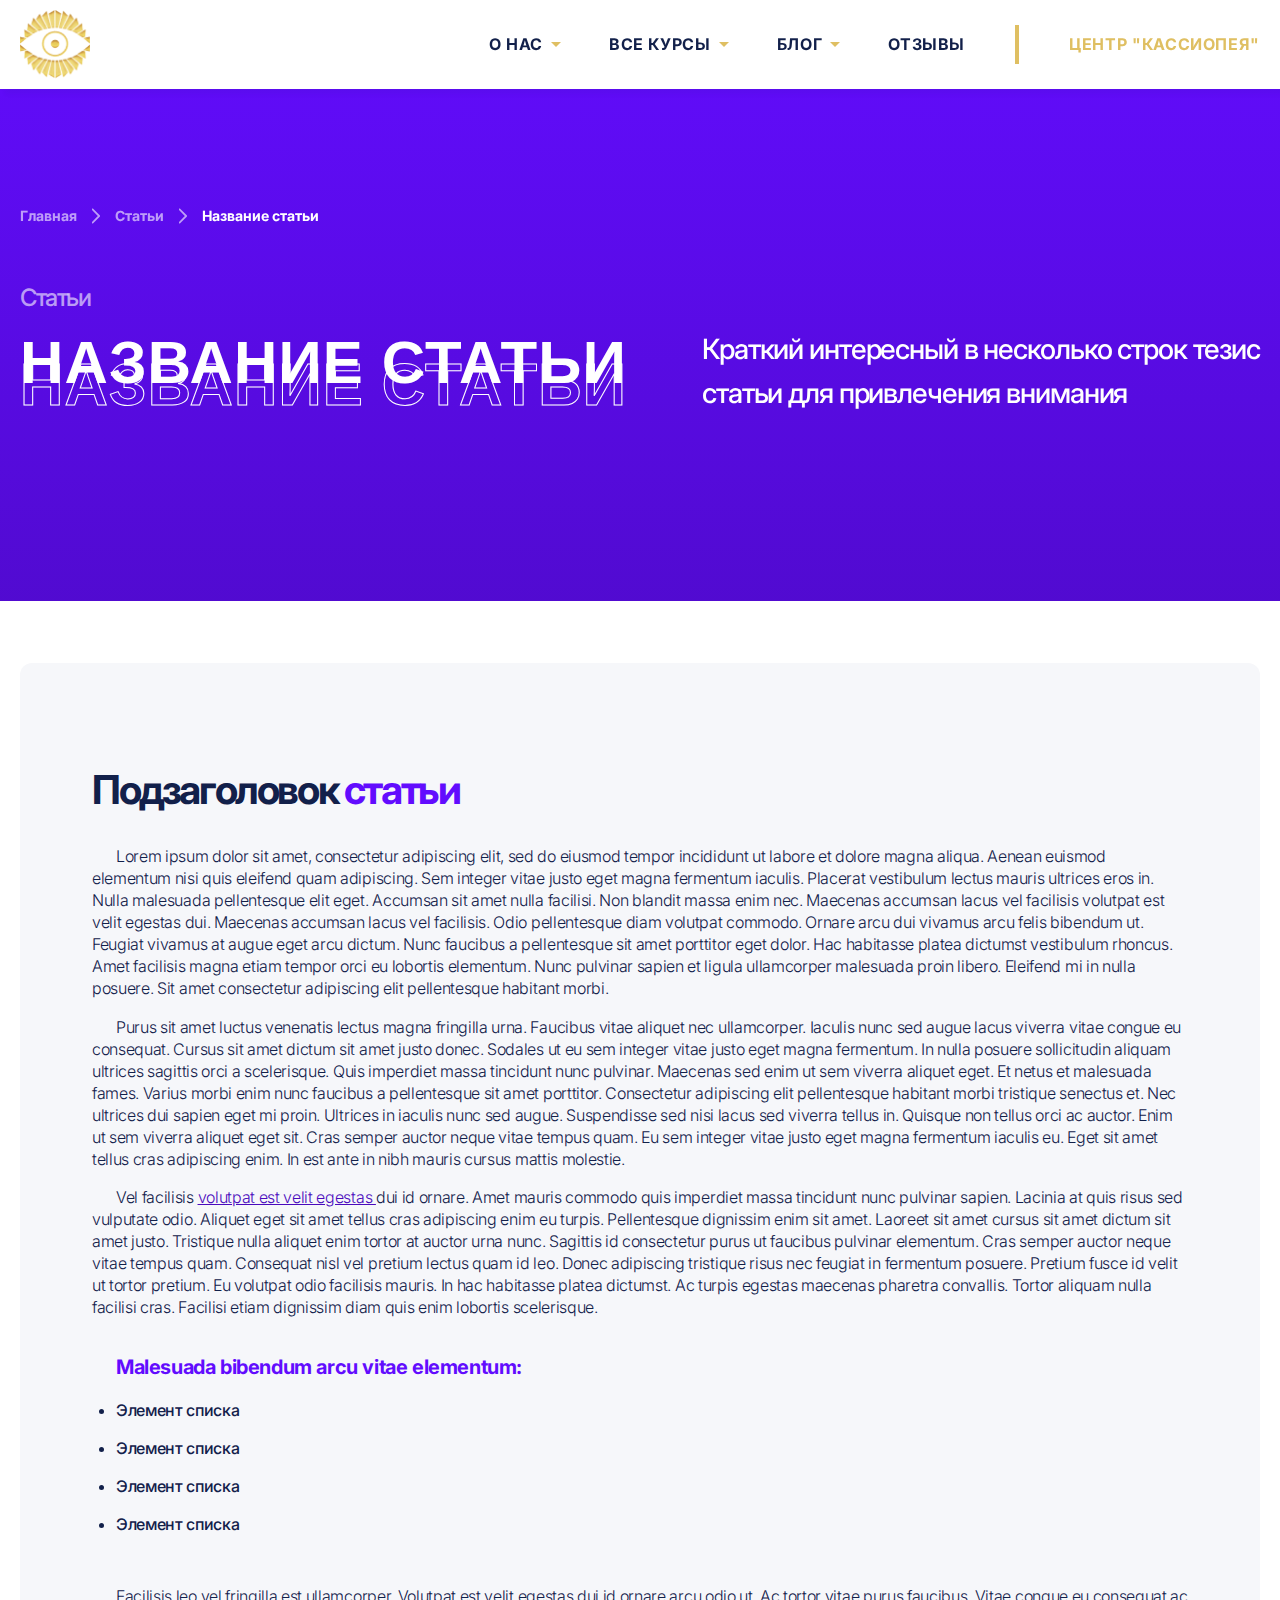
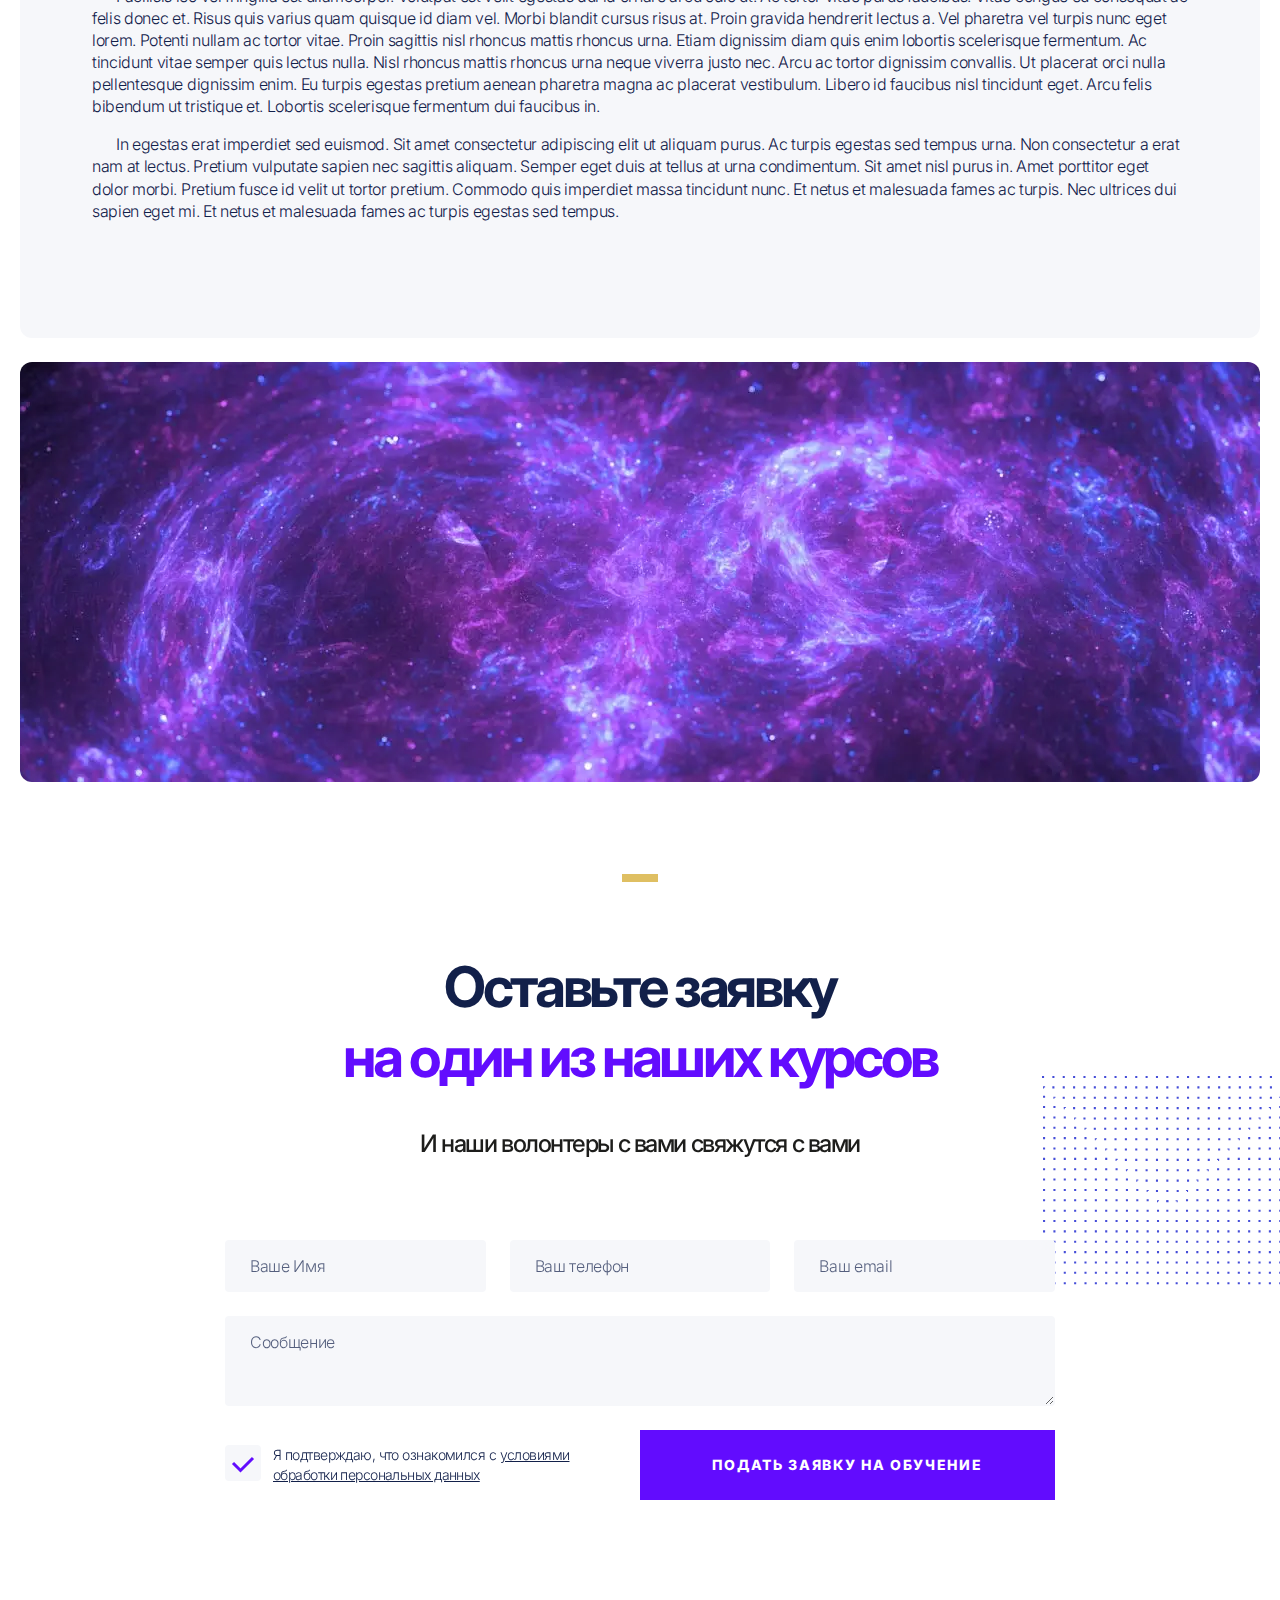
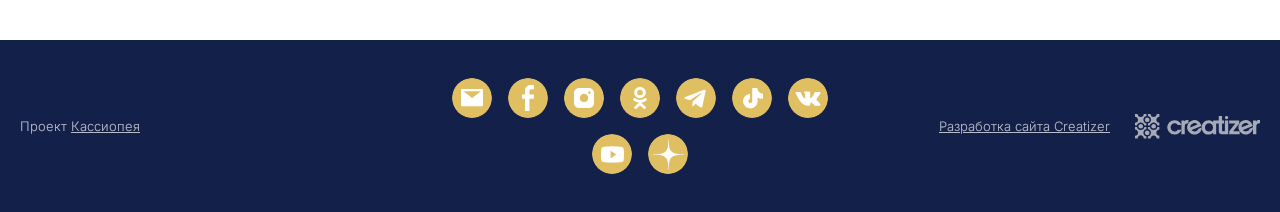
<file: article.html>
<!DOCTYPE html>
<html lang="ru">
  <head>
    <meta charset="UTF-8">
    <meta http-equiv="X-UA-Compatible" content="IE=edge">
    <meta name="viewport" content="width=device-width, initial-scale=1.0">
    <meta name="description" content="">
    <meta name="keywords" content=""><link rel="apple-touch-icon" sizes="72x72" href="template/images/apple-touch-icon.png">
<link rel="icon" type="image/png" sizes="32x32" href="template/images/favicon-32x32.png">
<link rel="icon" type="image/png" sizes="16x16" href="template/images/favicon-16x16.png">
<link rel="manifest" href="template/images/site.webmanifest">
<link rel="mask-icon" href="template/images/safari-pinned-tab.svg" color="#5bbad5">
<meta name="msapplication-TileColor" content="#192954">
<meta name="theme-color" content="#192954">
<link rel="preconnect" href="https://fonts.googleapis.com">
<link rel="preconnect" href="https://fonts.gstatic.com" crossorigin>
<link href="https://fonts.googleapis.com/css2?family=Inter:wght@300;400;500;700;800&display=swap" rel="stylesheet">
    <link rel="stylesheet" href="template/styles/style.css">
    <title>Mental Healing - Открытые уроки</title>
  </head>
  <body>
    <div class="wrapper" id="top">
      <header class="header header--white lock-padding">
        <div class="header__container container"> 
          <div class="header__body"> <a class="header__logo logo" href="index.html"><img src="template/images/logo.png" alt=""></a>
            <nav class="header__menu menu"> 
              <ul class="menu__list"> 
                <li><a class="menu__link" href="#">О нас</a><span class="menu__arrow"> </span>
                  <ul class="menu__sub-list">
                    <li><a class="menu__sub-link" href="index.html#about">Ведущие специалисты</a></li>
                    <li><a class="menu__sub-link" href="index.html#mission">Миссия</a></li>
                    <li><a class="menu__sub-link" href="index.html#activities">Все курсы</a></li>
                    <li><a class="menu__sub-link" href="index.html#conditions">Условия обучения</a></li>
                  </ul>
                </li>
                <li><a class="menu__link" href="#">Все курсы</a><span class="menu__arrow"> </span>
                  <ul class="menu__sub-list">
                    <li><a class="menu__sub-link" href="#">Как проходит обучение</a></li>
                    <li><a class="menu__sub-link" href="#">Онлайн-факультативы</a></li>
                    <li><a class="menu__sub-link" href="#">Очный курс в Воронеже</a></li>
                  </ul>
                </li>
                <li><a class="menu__link" href="#">Блог</a><span class="menu__arrow"> </span>
                  <ul class="menu__sub-list">
                    <li><a class="menu__sub-link" href="#">Творчество участников</a></li>
                    <li><a class="menu__sub-link" href="#">Фотогалерея</a></li>
                    <li><a class="menu__sub-link" href="#">Видеогалерея</a></li>
                    <li><a class="menu__sub-link" href="#">Статьи</a></li>
                    <li><a class="menu__sub-link" href="#">География участников</a></li>
                  </ul>
                </li>
                <li><a class="menu__link" href="#">Отзывы</a></li>
              </ul><a class="menu__parent" href="https://cassiopeia.center/" target="_blank">Центр "Кассиопея"</a>
            </nav>
            <div class="header__burger"> <span></span></div>
          </div>
        </div>
      </header>
      <main class="main"> 
        <section class="bar"> 
          <div class="bar__cover"></div>
          <div class="bar__container container"> 
            <div class="bar__body"> 
              <ul class="bar__breadcrumbs breadcrumbs">
                <li><a href="index.html">Главная</a></li>
                <li><a href="#">Статьи</a></li>
                <li><span>Название статьи</span></li>
              </ul>
              <div class="bar__bottom">
                <div class="bar__heading">
                  <div class="bar__caption">Статьи</div>
                  <h1 class="bar__subtitle subtitle" data-duplicate>название статьи</h1>
                </div>
                <div class="bar__text">Краткий интересный в несколько строк тезис статьи для привлечения внимания</div>
              </div>
            </div>
          </div>
        </section>
        <div class="article">
          <div class="article__container container"> 
            <div class="article__body"> 
              <article class="article__content content"> 
                <h1>Подзаголовок <span>статьи</span></h1>
                <p>Lorem ipsum dolor sit amet, consectetur adipiscing elit, sed do eiusmod tempor incididunt ut labore et dolore magna aliqua. Aenean euismod elementum nisi quis eleifend quam adipiscing. Sem integer vitae justo eget magna fermentum iaculis. Placerat vestibulum lectus mauris ultrices eros in. Nulla malesuada pellentesque elit eget. Accumsan sit amet nulla facilisi. Non blandit massa enim nec. Maecenas accumsan lacus vel facilisis volutpat est velit egestas dui. Maecenas accumsan lacus vel facilisis. Odio pellentesque diam volutpat commodo. Ornare arcu dui vivamus arcu felis bibendum ut. Feugiat vivamus at augue eget arcu dictum. Nunc faucibus a pellentesque sit amet porttitor eget dolor. Hac habitasse platea dictumst vestibulum rhoncus. Amet facilisis magna etiam tempor orci eu lobortis elementum. Nunc pulvinar sapien et ligula ullamcorper malesuada proin libero. Eleifend mi in nulla posuere. Sit amet consectetur adipiscing elit pellentesque habitant morbi.</p>
                <p>Purus sit amet luctus venenatis lectus magna fringilla urna. Faucibus vitae aliquet nec ullamcorper. Iaculis nunc sed augue lacus viverra vitae congue eu consequat. Cursus sit amet dictum sit amet justo donec. Sodales ut eu sem integer vitae justo eget magna fermentum. In nulla posuere sollicitudin aliquam ultrices sagittis orci a scelerisque. Quis imperdiet massa tincidunt nunc pulvinar. Maecenas sed enim ut sem viverra aliquet eget. Et netus et malesuada fames. Varius morbi enim nunc faucibus a pellentesque sit amet porttitor. Consectetur adipiscing elit pellentesque habitant morbi tristique senectus et. Nec ultrices dui sapien eget mi proin. Ultrices in iaculis nunc sed augue. Suspendisse sed nisi lacus sed viverra tellus in. Quisque non tellus orci ac auctor. Enim ut sem viverra aliquet eget sit. Cras semper auctor neque vitae tempus quam. Eu sem integer vitae justo eget magna fermentum iaculis eu. Eget sit amet tellus cras adipiscing enim. In est ante in nibh mauris cursus mattis molestie.</p>
                <p>Vel facilisis <a href="#">volutpat est velit egestas </a>dui id ornare. Amet mauris commodo quis imperdiet massa tincidunt nunc pulvinar sapien. Lacinia at quis risus sed vulputate odio. Aliquet eget sit amet tellus cras adipiscing enim eu turpis. Pellentesque dignissim enim sit amet. Laoreet sit amet cursus sit amet dictum sit amet justo. Tristique nulla aliquet enim tortor at auctor urna nunc. Sagittis id consectetur purus ut faucibus pulvinar elementum. Cras semper auctor neque vitae tempus quam. Consequat nisl vel pretium lectus quam id leo. Donec adipiscing tristique risus nec feugiat in fermentum posuere. Pretium fusce id velit ut tortor pretium. Eu volutpat odio facilisis mauris. In hac habitasse platea dictumst. Ac turpis egestas maecenas pharetra convallis. Tortor aliquam nulla facilisi cras. Facilisi etiam dignissim diam quis enim lobortis scelerisque.</p>
                <h2>Malesuada bibendum arcu vitae elementum:</h2>
                <ul> 
                  <li>Элемент списка</li>
                  <li>Элемент списка</li>
                  <li>Элемент списка</li>
                  <li>Элемент списка</li>
                </ul>
                <p>Facilisis leo vel fringilla est ullamcorper. Volutpat est velit egestas dui id ornare arcu odio ut. Ac tortor vitae purus faucibus. Vitae congue eu consequat ac felis donec et. Risus quis varius quam quisque id diam vel. Morbi blandit cursus risus at. Proin gravida hendrerit lectus a. Vel pharetra vel turpis nunc eget lorem. Potenti nullam ac tortor vitae. Proin sagittis nisl rhoncus mattis rhoncus urna. Etiam dignissim diam quis enim lobortis scelerisque fermentum. Ac tincidunt vitae semper quis lectus nulla. Nisl rhoncus mattis rhoncus urna neque viverra justo nec. Arcu ac tortor dignissim convallis. Ut placerat orci nulla pellentesque dignissim enim. Eu turpis egestas pretium aenean pharetra magna ac placerat vestibulum. Libero id faucibus nisl tincidunt eget. Arcu felis bibendum ut tristique et. Lobortis scelerisque fermentum dui faucibus in.</p>
                <p>In egestas erat imperdiet sed euismod. Sit amet consectetur adipiscing elit ut aliquam purus. Ac turpis egestas sed tempus urna. Non consectetur a erat nam at lectus. Pretium vulputate sapien nec sagittis aliquam. Semper eget duis at tellus at urna condimentum. Sit amet nisl purus in. Amet porttitor eget dolor morbi. Pretium fusce id velit ut tortor pretium. Commodo quis imperdiet massa tincidunt nunc. Et netus et malesuada fames ac turpis. Nec ultrices dui sapien eget mi. Et netus et malesuada fames ac turpis egestas sed tempus.</p>
              </article>
              <div class="article__image"> <img src="template/images/article.webp" alt=""></div>
            </div>
          </div>
        </div>
        <section class="request" id="request">
          <div class="request__container container"> 
            <div class="request__body"> 
              <h2 class="request__heading heading">Оставьте заявку<span>на один из наших курсов</span></h2>
              <div class="request__text">И наши волонтеры с вами свяжутся с вами</div>
              <form class="request__form form" action="#" id="form">
                <div class="form__spinner">
                  <div class="lds-ripple">
                    <div></div>
                    <div></div>
                  </div>
                </div>
                <div class="form__alert">Заполните, пожалуйста, все обязательные поля!</div>
                <div class="form__inputs">
                  <div class="form__input-wrap">
                    <input class="form__input" type="text" placeholder="Ваше Имя" required>
                  </div>
                  <div class="form__input-wrap">
                    <input class="form__input" type="tel" placeholder="Ваш телефон" required>
                  </div>
                  <div class="form__input-wrap">
                    <input class="form__input" type="email" placeholder="Ваш email" required>
                  </div>
                </div>
                <textarea class="form__input" placeholder="Сообщение"></textarea>
                <div class="form__bottom">
                  <div class="form__checkbox checkbox"> 
                    <input class="checkbox__input" type="checkbox" checked id="agreement" name="agreement">
                    <label class="checkbox__label" for="agreement"><span>Я подтверждаю, что ознакомился с <a href="#">условиями обработки персональных данных</a></span></label>
                  </div>
                  <button class="form__btn btn btn--purple" type="submit">подать заявку <span>на обучение</span></button>
                </div>
              </form>
            </div>
          </div>
        </section>
      </main>
      <footer class="footer"> 
        <div class="footer__container container"> 
          <div class="footer__body"> 
            <div class="footer__col"> 
              <div class="footer__text">Проект <a href="https://cassiopeia.center/" target="_blank">Кассиопея</a></div>
            </div>
            <div class="footer__col">
              <div class="footer__socials nets"><a class="footer__icon nets__icon" href="mailto:mentalhealing@yandex.ru"><img src="template/images/email.svg" alt="E-mail"></a><a class="footer__icon nets__icon" href="https://www.facebook.com/" target="_blank"><img src="template/images/fb.svg" alt="Facebook"></a><a class="footer__icon nets__icon" href="https://www.instagram.com/cassiopeia_mh/" target="_blank"> <img src="template/images/instagram.png" alt="Instagram"></a><a class="footer__icon nets__icon" href="https://ok.ru/group/67288788828210" target="_blank"><img src="template/images/ok.png" alt="Одноклассники"></a><a class="footer__icon nets__icon" href="#" target="_blank"> <img src="template/images/tg.svg" alt="Telegram"></a><a class="footer__icon nets__icon" href="#" target="_blank"> <img src="template/images/tiktok.svg" alt="TikTok"></a><a class="footer__icon nets__icon" href="#" target="_blank"> <img src="template/images/vk.svg" alt="Вконтакте"></a><a class="footer__icon nets__icon" href="#" target="_blank"> <img src="template/images/youtube.png" alt="YouTube"></a><a class="footer__icon nets__icon" href="#" target="_blank"> <img src="template/images/zen.svg" alt="Яндекс.Дзен"></a></div>
            </div>
            <div class="footer__col">
              <div class="footer__dev"><a href="https://creatizer.pro/ru/" target="_blank">Разработка сайта Creatizer</a><a href="https://creatizer.pro/ru/" target="_blank"><img src="template/images/dev-logo.svg" alt=""></a></div>
            </div>
          </div>
        </div>
      </footer>
    </div>
    <div class="scroll-top-block lock-padding"><a class="scroll-top" href="#top"><img src="template/images/scroll-top-arrow.svg" alt=""></a></div>
    <script src="https://code.jquery.com/jquery-3.6.0.min.js"></script>
    <script src="template/scripts/index.js"></script>
  </body>
</html>
</file>
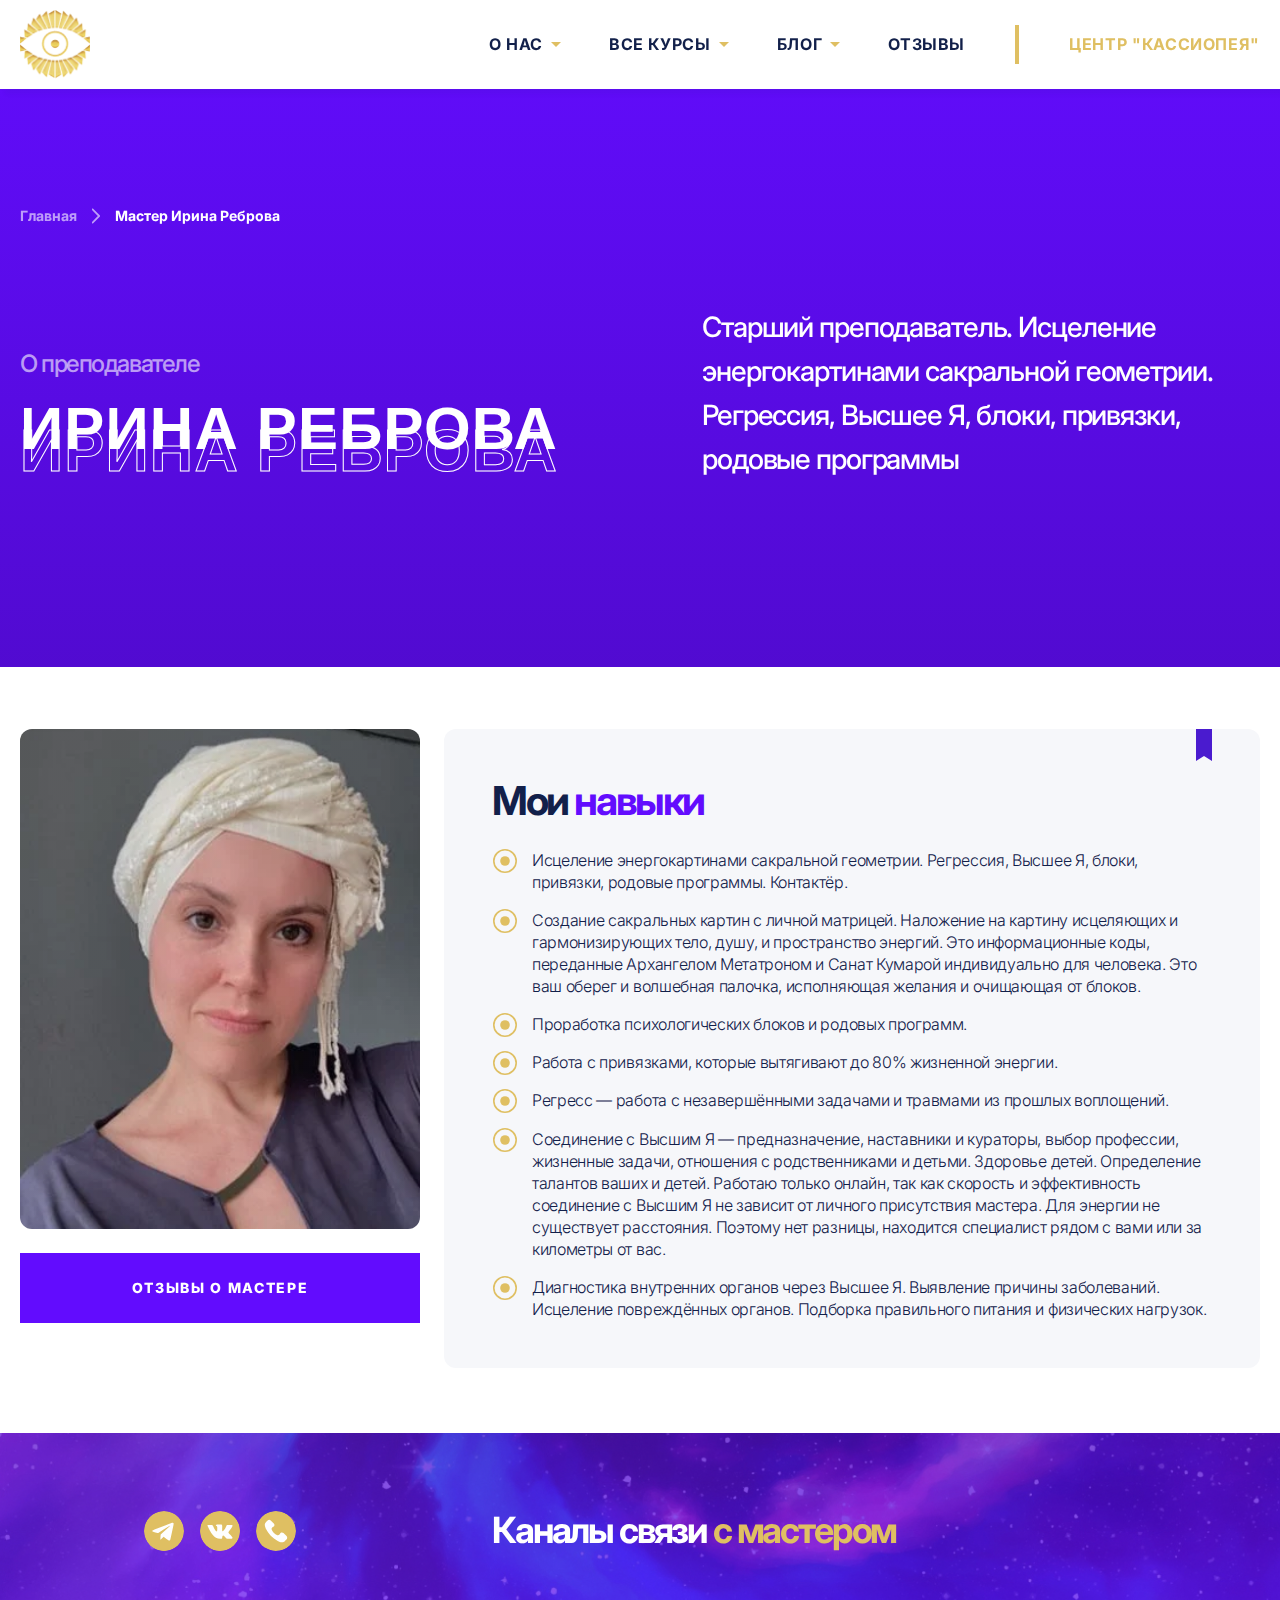
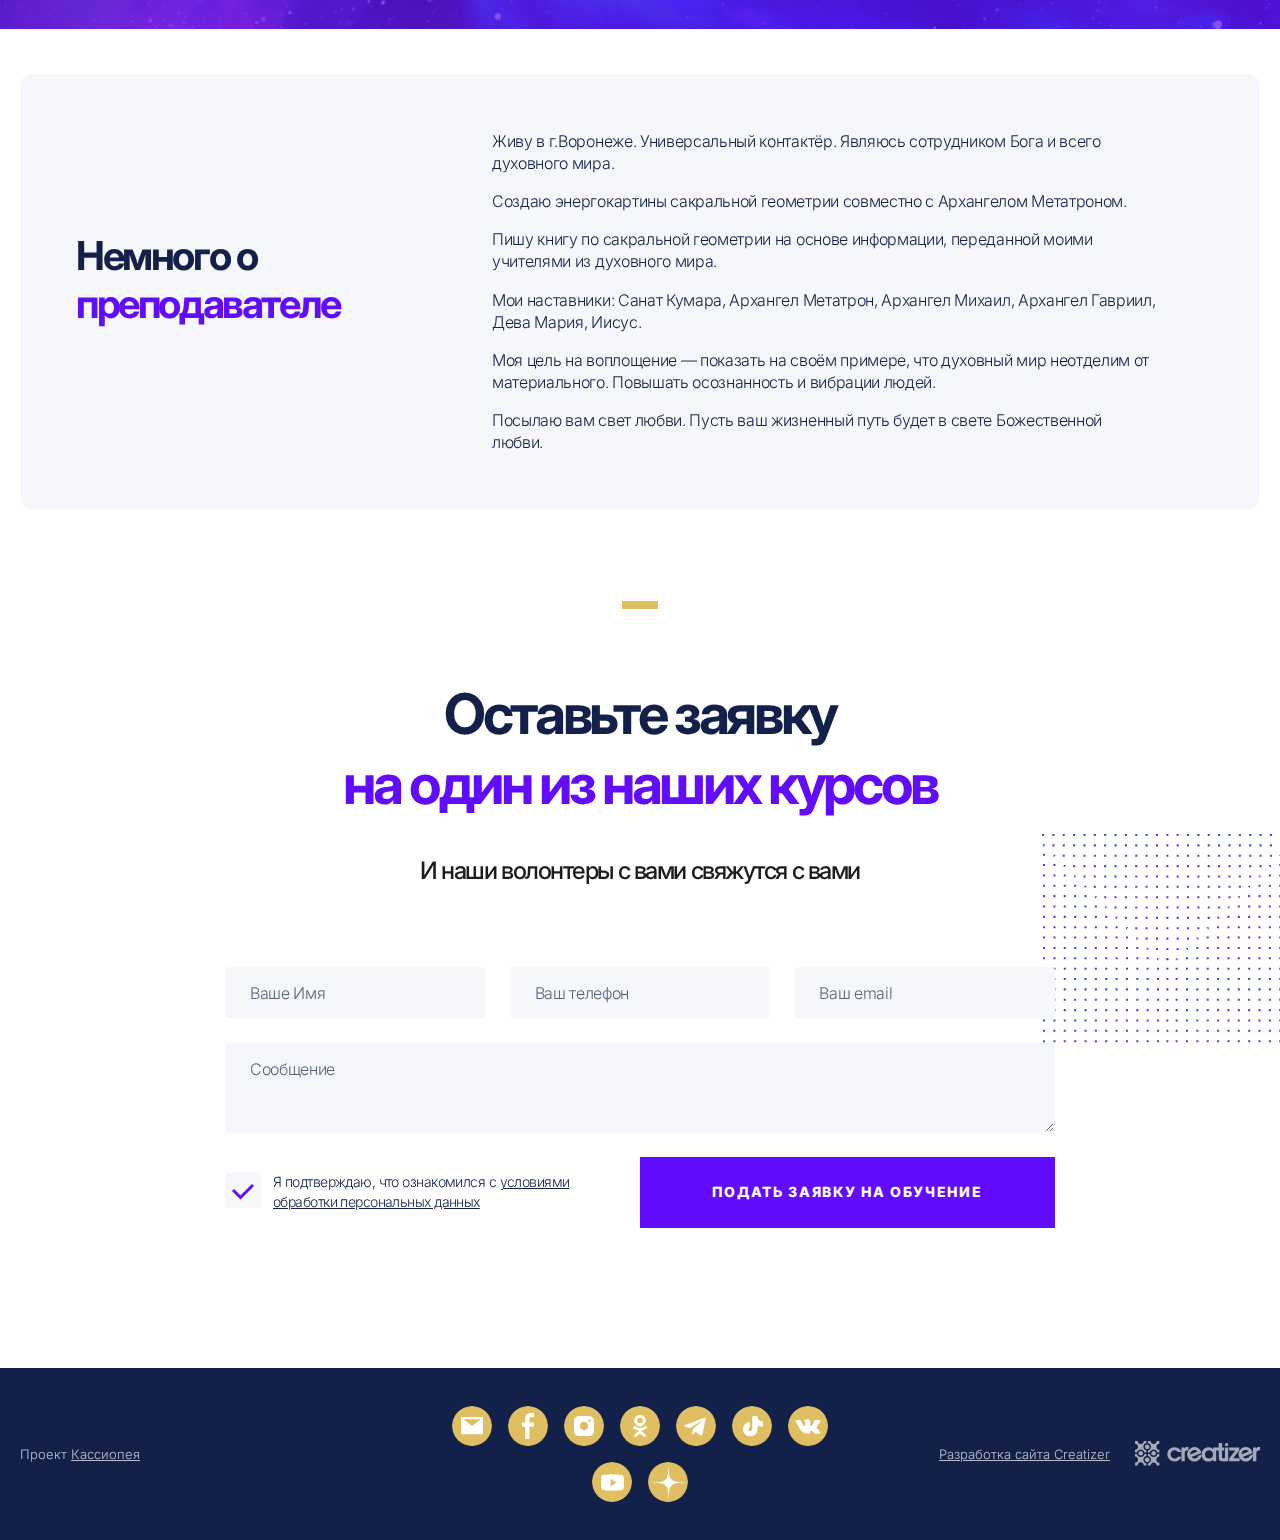
<file: master.html>
<!DOCTYPE html>
<html lang="ru">
  <head>
    <meta charset="UTF-8">
    <meta http-equiv="X-UA-Compatible" content="IE=edge">
    <meta name="viewport" content="width=device-width, initial-scale=1.0">
    <meta name="description" content="">
    <meta name="keywords" content=""><link rel="apple-touch-icon" sizes="72x72" href="template/images/apple-touch-icon.png">
<link rel="icon" type="image/png" sizes="32x32" href="template/images/favicon-32x32.png">
<link rel="icon" type="image/png" sizes="16x16" href="template/images/favicon-16x16.png">
<link rel="manifest" href="template/images/site.webmanifest">
<link rel="mask-icon" href="template/images/safari-pinned-tab.svg" color="#5bbad5">
<meta name="msapplication-TileColor" content="#192954">
<meta name="theme-color" content="#192954">
<link rel="preconnect" href="https://fonts.googleapis.com">
<link rel="preconnect" href="https://fonts.gstatic.com" crossorigin>
<link href="https://fonts.googleapis.com/css2?family=Inter:wght@300;400;500;700;800&display=swap" rel="stylesheet">
    <link rel="stylesheet" href="template/styles/style.css">
    <title>Mental Healing - Открытые уроки</title>
  </head>
  <body>
    <div class="wrapper" id="top">
      <header class="header header--white lock-padding">
        <div class="header__container container"> 
          <div class="header__body"> <a class="header__logo logo" href="index.html"><img src="template/images/logo.png" alt=""></a>
            <nav class="header__menu menu"> 
              <ul class="menu__list"> 
                <li><a class="menu__link" href="#">О нас</a><span class="menu__arrow"> </span>
                  <ul class="menu__sub-list">
                    <li><a class="menu__sub-link" href="index.html#about">Ведущие специалисты</a></li>
                    <li><a class="menu__sub-link" href="index.html#mission">Миссия</a></li>
                    <li><a class="menu__sub-link" href="index.html#activities">Все курсы</a></li>
                    <li><a class="menu__sub-link" href="index.html#conditions">Условия обучения</a></li>
                  </ul>
                </li>
                <li><a class="menu__link" href="#">Все курсы</a><span class="menu__arrow"> </span>
                  <ul class="menu__sub-list">
                    <li><a class="menu__sub-link" href="#">Как проходит обучение</a></li>
                    <li><a class="menu__sub-link" href="#">Онлайн-факультативы</a></li>
                    <li><a class="menu__sub-link" href="#">Очный курс в Воронеже</a></li>
                  </ul>
                </li>
                <li><a class="menu__link" href="#">Блог</a><span class="menu__arrow"> </span>
                  <ul class="menu__sub-list">
                    <li><a class="menu__sub-link" href="#">Творчество участников</a></li>
                    <li><a class="menu__sub-link" href="#">Фотогалерея</a></li>
                    <li><a class="menu__sub-link" href="#">Видеогалерея</a></li>
                    <li><a class="menu__sub-link" href="#">Статьи</a></li>
                    <li><a class="menu__sub-link" href="#">География участников</a></li>
                  </ul>
                </li>
                <li><a class="menu__link" href="#">Отзывы</a></li>
              </ul><a class="menu__parent" href="https://cassiopeia.center/" target="_blank">Центр "Кассиопея"</a>
            </nav>
            <div class="header__burger"> <span></span></div>
          </div>
        </div>
      </header>
      <main class="main"> 
        <section class="bar"> 
          <div class="bar__cover"></div>
          <div class="bar__container container"> 
            <div class="bar__body"> 
              <ul class="bar__breadcrumbs breadcrumbs">
                <li><a href="index.html">Главная</a></li>
                <li><span>Мастер Ирина Реброва</span></li>
              </ul>
              <div class="bar__bottom">
                <div class="bar__heading">
                  <div class="bar__caption">О преподавателе</div>
                  <h1 class="bar__subtitle subtitle" data-duplicate>ирина реброва</h1>
                </div>
                <div class="bar__text">Старший преподаватель. Исцеление энергокартинами сакральной геометрии. Регрессия, Высшее Я, блоки, привязки, родовые программы</div>
              </div>
            </div>
          </div>
        </section>
        <section class="master"> 
          <div class="master__container container"> 
            <div class="master__body"> 
              <div class="master__left"> 
                <div class="master__image"> 
                  <div class="master__cover"></div><img src="template/images/irina.webp" alt="">
                </div><a class="master__btn btn btn--purple" href="#">Отзывы о мастере</a>
              </div>
              <div class="master__right master-content">
                <div class="master__decor"><img src="template/images/flag.svg" alt=""></div>
                <h4>Мои <span>навыки</span></h4>
                <ul> 
                  <li>Исцеление энергокартинами сакральной геометрии. Регрессия, Высшее Я, блоки, привязки, родовые программы. Контактёр.</li>
                  <li>Создание сакральных картин с личной матрицей. Наложение на картину исцеляющих и гармонизирующих тело, душу, и пространство энергий. Это информационные коды, переданные Архангелом Метатроном и Санат Кумарой индивидуально для человека. Это ваш оберег и волшебная палочка, исполняющая желания и очищающая от блоков.</li>
                  <li>Проработка психологических блоков и родовых программ.</li>
                  <li>Работа с привязками, которые вытягивают до 80% жизненной энергии.</li>
                  <li>Регресс — работа с незавершёнными задачами и травмами из прошлых воплощений.</li>
                  <li>Соединение с Высшим Я — предназначение, наставники и кураторы, выбор профессии, жизненные задачи, отношения с родственниками и детьми. Здоровье детей. Определение талантов ваших и детей. Работаю только онлайн, так как скорость и эффективность соединение с Высшим Я не зависит от личного присутствия мастера. Для энергии не существует расстояния. Поэтому нет разницы, находится специалист рядом с вами или за километры от вас.</li>
                  <li>Диагностика внутренних органов через Высшее Я. Выявление причины заболеваний. Исцеление повреждённых органов. Подборка правильного питания и физических нагрузок.</li>
                </ul>
              </div>
            </div>
          </div>
          <div class="master__connect"> 
            <div class="master__container container">
              <div class="master__body">
                <div class="master__socials nets"><a class="nets__icon" href="#" target="_blank"> <img src="template/images/tg.svg" alt="Telegram"></a><a class="nets__icon" href="#" target="_blank"> <img src="template/images/vk.svg" alt="Вконтакте"></a><a class="nets__icon" href="#" target="_blank"> <img src="template/images/wapp.svg" alt="WhatsApp"></a></div>
                <div class="master__text">Каналы связи <span>с мастером</span></div>
              </div>
            </div>
          </div>
          <div class="master__about">
            <div class="master__container container"> 
              <div class="master__body master__body--wrap">
                <div class="master-content">
                  <h4>Немного о <span>преподавателе</span></h4>
                </div>
                <div class="master-content">
                  <p>Живу в г.Воронеже. Универсальный контактёр. Являюсь сотрудником Бога и всего духовного мира.</p>
                  <p>Создаю энергокартины сакральной геометрии совместно с Архангелом Метатроном.</p>
                  <p>Пишу книгу по сакральной геометрии на основе информации, переданной моими учителями из духовного мира.</p>
                  <p>Мои наставники: Санат Кумара, Архангел Метатрон, Архангел Михаил, Архангел Гавриил, Дева Мария, Иисус.</p>
                  <p>Моя цель на воплощение — показать на своём примере, что духовный мир неотделим от материального. Повышать осознанность и вибрации людей.</p>
                  <p>Посылаю вам свет любви. Пусть ваш жизненный путь будет в свете Божественной любви.</p>
                </div>
              </div>
            </div>
          </div>
        </section>
        <section class="request" id="request">
          <div class="request__container container"> 
            <div class="request__body"> 
              <h2 class="request__heading heading">Оставьте заявку<span>на один из наших курсов</span></h2>
              <div class="request__text">И наши волонтеры с вами свяжутся с вами</div>
              <form class="request__form form" action="#" id="form">
                <div class="form__spinner">
                  <div class="lds-ripple">
                    <div></div>
                    <div></div>
                  </div>
                </div>
                <div class="form__alert">Заполните, пожалуйста, все обязательные поля!</div>
                <div class="form__inputs">
                  <div class="form__input-wrap">
                    <input class="form__input" type="text" placeholder="Ваше Имя" required>
                  </div>
                  <div class="form__input-wrap">
                    <input class="form__input" type="tel" placeholder="Ваш телефон" required>
                  </div>
                  <div class="form__input-wrap">
                    <input class="form__input" type="email" placeholder="Ваш email" required>
                  </div>
                </div>
                <textarea class="form__input" placeholder="Сообщение"></textarea>
                <div class="form__bottom">
                  <div class="form__checkbox checkbox"> 
                    <input class="checkbox__input" type="checkbox" checked id="agreement" name="agreement">
                    <label class="checkbox__label" for="agreement"><span>Я подтверждаю, что ознакомился с <a href="#">условиями обработки персональных данных</a></span></label>
                  </div>
                  <button class="form__btn btn btn--purple" type="submit">подать заявку <span>на обучение</span></button>
                </div>
              </form>
            </div>
          </div>
        </section>
      </main>
      <footer class="footer"> 
        <div class="footer__container container"> 
          <div class="footer__body"> 
            <div class="footer__col"> 
              <div class="footer__text">Проект <a href="https://cassiopeia.center/" target="_blank">Кассиопея</a></div>
            </div>
            <div class="footer__col">
              <div class="footer__socials nets"><a class="footer__icon nets__icon" href="mailto:mentalhealing@yandex.ru"><img src="template/images/email.svg" alt="E-mail"></a><a class="footer__icon nets__icon" href="https://www.facebook.com/" target="_blank"><img src="template/images/fb.svg" alt="Facebook"></a><a class="footer__icon nets__icon" href="https://www.instagram.com/cassiopeia_mh/" target="_blank"> <img src="template/images/instagram.png" alt="Instagram"></a><a class="footer__icon nets__icon" href="https://ok.ru/group/67288788828210" target="_blank"><img src="template/images/ok.png" alt="Одноклассники"></a><a class="footer__icon nets__icon" href="#" target="_blank"> <img src="template/images/tg.svg" alt="Telegram"></a><a class="footer__icon nets__icon" href="#" target="_blank"> <img src="template/images/tiktok.svg" alt="TikTok"></a><a class="footer__icon nets__icon" href="#" target="_blank"> <img src="template/images/vk.svg" alt="Вконтакте"></a><a class="footer__icon nets__icon" href="#" target="_blank"> <img src="template/images/youtube.png" alt="YouTube"></a><a class="footer__icon nets__icon" href="#" target="_blank"> <img src="template/images/zen.svg" alt="Яндекс.Дзен"></a></div>
            </div>
            <div class="footer__col">
              <div class="footer__dev"><a href="https://creatizer.pro/ru/" target="_blank">Разработка сайта Creatizer</a><a href="https://creatizer.pro/ru/" target="_blank"><img src="template/images/dev-logo.svg" alt=""></a></div>
            </div>
          </div>
        </div>
      </footer>
    </div>
    <div class="scroll-top-block lock-padding"><a class="scroll-top" href="#top"><img src="template/images/scroll-top-arrow.svg" alt=""></a></div>
    <script src="https://code.jquery.com/jquery-3.6.0.min.js"></script>
    <script src="template/scripts/index.js"></script>
  </body>
</html>
</file>
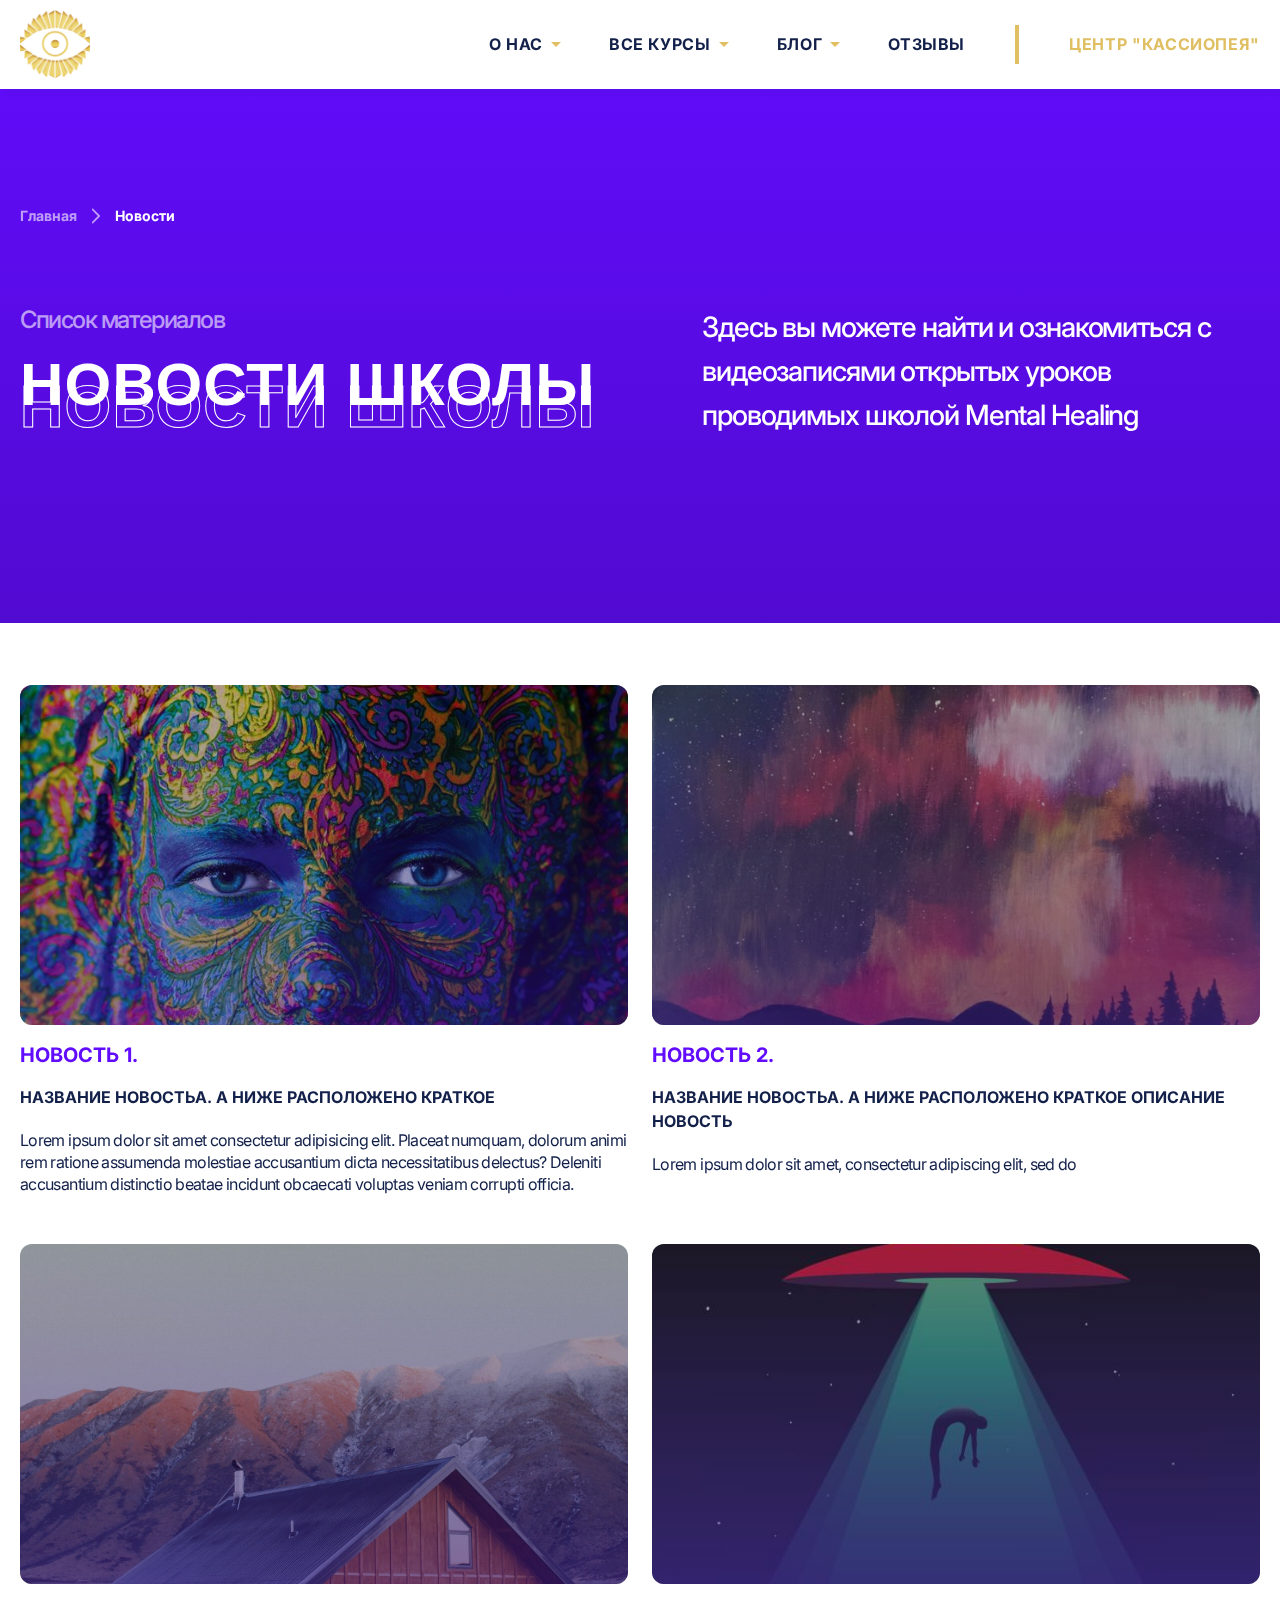
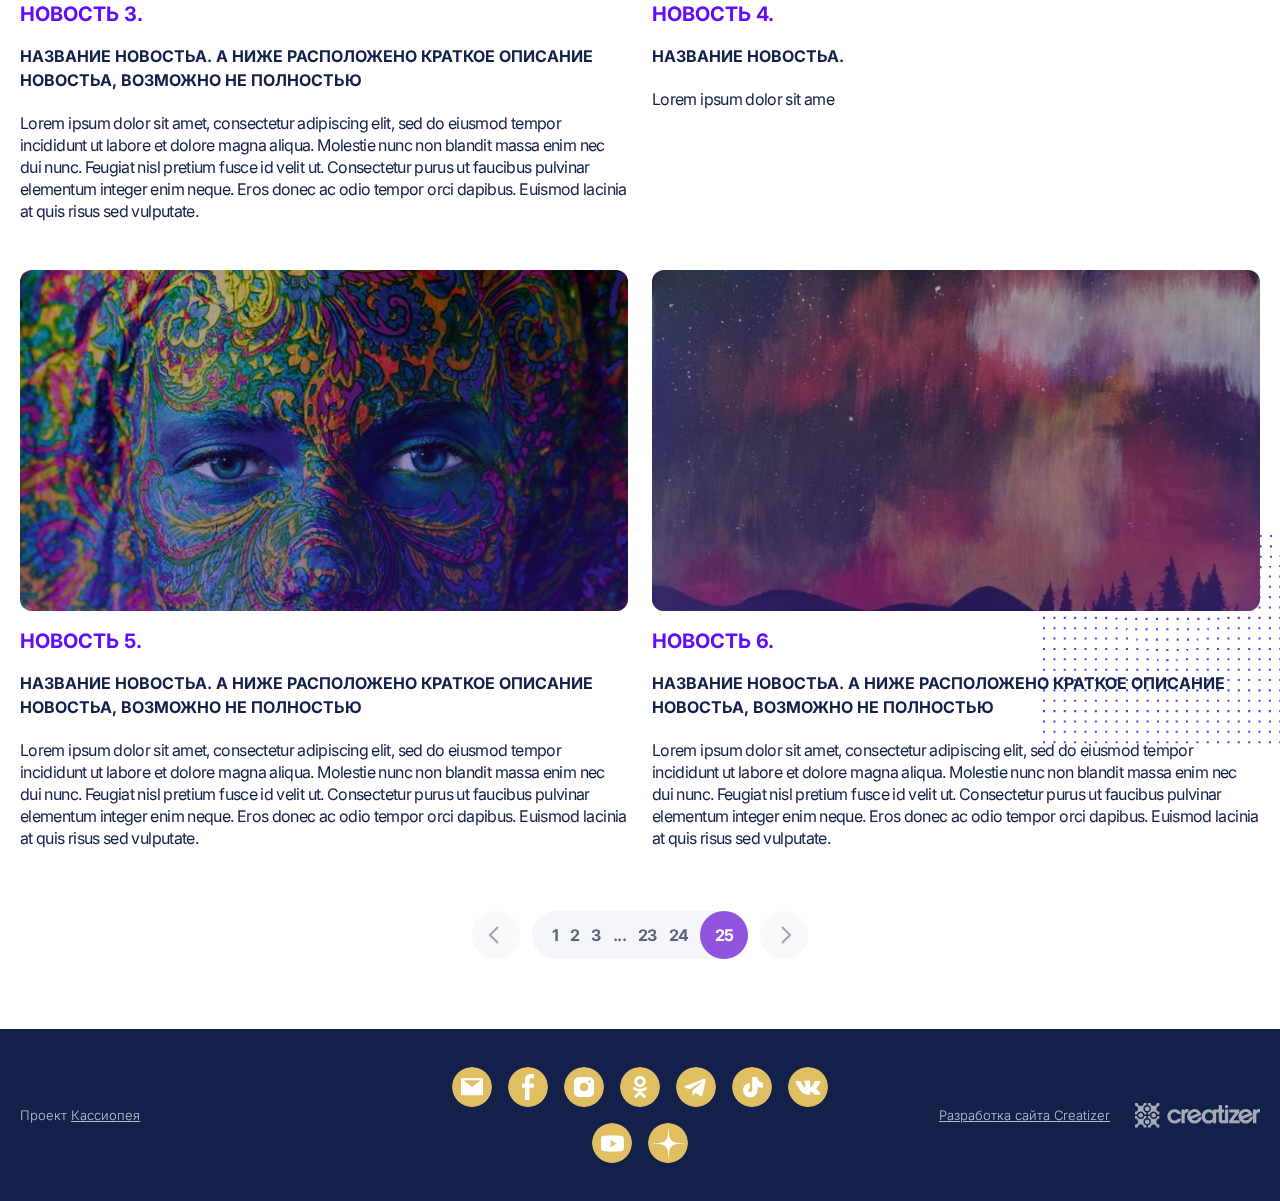
<file: news.html>
<!DOCTYPE html>
<html lang="ru">
  <head>
    <meta charset="UTF-8">
    <meta http-equiv="X-UA-Compatible" content="IE=edge">
    <meta name="viewport" content="width=device-width, initial-scale=1.0">
    <meta name="description" content="">
    <meta name="keywords" content=""><link rel="apple-touch-icon" sizes="72x72" href="template/images/apple-touch-icon.png">
<link rel="icon" type="image/png" sizes="32x32" href="template/images/favicon-32x32.png">
<link rel="icon" type="image/png" sizes="16x16" href="template/images/favicon-16x16.png">
<link rel="manifest" href="template/images/site.webmanifest">
<link rel="mask-icon" href="template/images/safari-pinned-tab.svg" color="#5bbad5">
<meta name="msapplication-TileColor" content="#192954">
<meta name="theme-color" content="#192954">
<link rel="preconnect" href="https://fonts.googleapis.com">
<link rel="preconnect" href="https://fonts.gstatic.com" crossorigin>
<link href="https://fonts.googleapis.com/css2?family=Inter:wght@300;400;500;700;800&display=swap" rel="stylesheet">
    <link rel="stylesheet" href="template/styles/style.css">
    <title>Mental Healing - Открытые уроки</title>
  </head>
  <body>
    <div class="wrapper" id="top">
      <header class="header header--white lock-padding">
        <div class="header__container container"> 
          <div class="header__body"> <a class="header__logo logo" href="index.html"><img src="template/images/logo.png" alt=""></a>
            <nav class="header__menu menu"> 
              <ul class="menu__list"> 
                <li><a class="menu__link" href="#">О нас</a><span class="menu__arrow"> </span>
                  <ul class="menu__sub-list">
                    <li><a class="menu__sub-link" href="index.html#about">Ведущие специалисты</a></li>
                    <li><a class="menu__sub-link" href="index.html#mission">Миссия</a></li>
                    <li><a class="menu__sub-link" href="index.html#activities">Все курсы</a></li>
                    <li><a class="menu__sub-link" href="index.html#conditions">Условия обучения</a></li>
                  </ul>
                </li>
                <li><a class="menu__link" href="#">Все курсы</a><span class="menu__arrow"> </span>
                  <ul class="menu__sub-list">
                    <li><a class="menu__sub-link" href="#">Как проходит обучение</a></li>
                    <li><a class="menu__sub-link" href="#">Онлайн-факультативы</a></li>
                    <li><a class="menu__sub-link" href="#">Очный курс в Воронеже</a></li>
                  </ul>
                </li>
                <li><a class="menu__link" href="#">Блог</a><span class="menu__arrow"> </span>
                  <ul class="menu__sub-list">
                    <li><a class="menu__sub-link" href="#">Творчество участников</a></li>
                    <li><a class="menu__sub-link" href="#">Фотогалерея</a></li>
                    <li><a class="menu__sub-link" href="#">Видеогалерея</a></li>
                    <li><a class="menu__sub-link" href="#">Статьи</a></li>
                    <li><a class="menu__sub-link" href="#">География участников</a></li>
                  </ul>
                </li>
                <li><a class="menu__link" href="#">Отзывы</a></li>
              </ul><a class="menu__parent" href="https://cassiopeia.center/" target="_blank">Центр "Кассиопея"</a>
            </nav>
            <div class="header__burger"> <span></span></div>
          </div>
        </div>
      </header>
      <main class="main"> 
        <section class="bar"> 
          <div class="bar__cover"></div>
          <div class="bar__container container"> 
            <div class="bar__body"> 
              <ul class="bar__breadcrumbs breadcrumbs">
                <li><a href="index.html">Главная</a></li>
                <li><span>Новости</span></li>
              </ul>
              <div class="bar__bottom">
                <div class="bar__heading">
                  <div class="bar__caption">Список материалов</div>
                  <h1 class="bar__subtitle subtitle" data-duplicate>Новости школы</h1>
                </div>
                <div class="bar__text">Здесь вы можете найти и ознакомиться с видеозаписями открытых уроков проводимых школой Mental Healing</div>
              </div>
            </div>
          </div>
        </section>
        <article class="news">
          <div class="news__container container"> 
            <ul class="news__list">
              <li class="news__item"><a class="news__link link" href="#">
                  <div class="link__image"> <img src="template/images/img01.jpg" alt="">
                    <div class="link__back"></div>
                  </div>
                  <div class="link__lesson">Новость 1.</div>
                  <div class="link__title">название Новостьа. а ниже расположено краткое</div>
                  <div class="link__description">Lorem ipsum dolor sit amet consectetur adipisicing elit. Placeat numquam, dolorum animi rem ratione assumenda molestiae accusantium dicta necessitatibus delectus? Deleniti accusantium distinctio beatae incidunt obcaecati voluptas veniam corrupti officia.</div></a></li>
              <li class="news__item"> <a class="news__link link" href="#">
                  <div class="link__image"> <img src="template/images/img02.jpg" alt="">
                    <div class="link__back"></div>
                  </div>
                  <div class="link__lesson">Новость 2.</div>
                  <div class="link__title">название Новостьа. а ниже расположено краткое описание Новость</div>
                  <div class="link__description">Lorem ipsum dolor sit amet, consectetur adipiscing elit, sed do </div></a></li>
              <li class="news__item"> <a class="news__link link" href="#">
                  <div class="link__image"> <img src="template/images/img03.jpg" alt="">
                    <div class="link__back"></div>
                  </div>
                  <div class="link__lesson">Новость 3.</div>
                  <div class="link__title">название Новостьа. а ниже расположено краткое описание Новостьа, возможно не полностью</div>
                  <div class="link__description">Lorem ipsum dolor sit amet, consectetur adipiscing elit, sed do eiusmod tempor incididunt ut labore et dolore magna aliqua. Molestie nunc non blandit massa enim nec dui nunc. Feugiat nisl pretium fusce id velit ut. Consectetur purus ut faucibus pulvinar elementum integer enim neque. Eros donec ac odio tempor orci dapibus. Euismod lacinia at quis risus sed vulputate.</div></a></li>
              <li class="news__item"> <a class="news__link link" href="#">
                  <div class="link__image"> <img src="template/images/img04.jpg" alt="">
                    <div class="link__back"></div>
                  </div>
                  <div class="link__lesson">Новость 4.</div>
                  <div class="link__title">название Новостьа.</div>
                  <div class="link__description">Lorem ipsum dolor sit ame</div></a></li>
              <li class="news__item"> <a class="news__link link" href="#">
                  <div class="link__image"> <img src="template/images/img01.jpg" alt="">
                    <div class="link__back"></div>
                  </div>
                  <div class="link__lesson">Новость 5.</div>
                  <div class="link__title">название Новостьа. а ниже расположено краткое описание Новостьа, возможно не полностью</div>
                  <div class="link__description">Lorem ipsum dolor sit amet, consectetur adipiscing elit, sed do eiusmod tempor incididunt ut labore et dolore magna aliqua. Molestie nunc non blandit massa enim nec dui nunc. Feugiat nisl pretium fusce id velit ut. Consectetur purus ut faucibus pulvinar elementum integer enim neque. Eros donec ac odio tempor orci dapibus. Euismod lacinia at quis risus sed vulputate.</div></a></li>
              <li class="news__item"> <a class="news__link link" href="#">
                  <div class="link__image"> <img src="template/images/img02.jpg" alt="">
                    <div class="link__back"></div>
                  </div>
                  <div class="link__lesson">Новость 6.</div>
                  <div class="link__title">название Новостьа. а ниже расположено краткое описание Новостьа, возможно не полностью</div>
                  <div class="link__description">Lorem ipsum dolor sit amet, consectetur adipiscing elit, sed do eiusmod tempor incididunt ut labore et dolore magna aliqua. Molestie nunc non blandit massa enim nec dui nunc. Feugiat nisl pretium fusce id velit ut. Consectetur purus ut faucibus pulvinar elementum integer enim neque. Eros donec ac odio tempor orci dapibus. Euismod lacinia at quis risus sed vulputate.</div></a></li>
            </ul>
          </div>
        </article>
        <div class="pagination">
          <div class="pagination__container container"> 
            <div class="pagination__body"> <a class="pagination__arrow pagination__arrow--left" href="#"><svg width="11" height="18" viewBox="0 0 11 18" fill="none" xmlns="http://www.w3.org/2000/svg">
<path d="M10 1L2 9L10 17" stroke="#fff" stroke-width="2"/>
</svg></a>
              <ul class="pagination__list"> 
                <li class="pagination__item"><a class="pagination__link" href="#">1</a></li>
                <li class="pagination__item"><a class="pagination__link" href="#">2</a></li>
                <li class="pagination__item"><a class="pagination__link" href="#">3</a></li>
                <li class="pagination__item"><a class="pagination__link" href="#">...</a></li>
                <li class="pagination__item"><a class="pagination__link" href="#">23</a></li>
                <li class="pagination__item"><a class="pagination__link" href="#">24</a></li>
                <li class="pagination__item pagination__item--active"> <a class="pagination__link" href="#">25</a></li>
              </ul><a class="pagination__arrow pagination__arrow--right" href="#"><svg width="11" height="18" viewBox="0 0 11 18" fill="none" xmlns="http://www.w3.org/2000/svg">
<path d="M1 1L9 9L1 17" stroke="#fff" stroke-width="2"/>
</svg></a>
            </div>
          </div>
        </div>
      </main>
      <footer class="footer"> 
        <div class="footer__container container"> 
          <div class="footer__body"> 
            <div class="footer__col"> 
              <div class="footer__text">Проект <a href="https://cassiopeia.center/" target="_blank">Кассиопея</a></div>
            </div>
            <div class="footer__col">
              <div class="footer__socials nets"><a class="footer__icon nets__icon" href="mailto:mentalhealing@yandex.ru"><img src="template/images/email.svg" alt="E-mail"></a><a class="footer__icon nets__icon" href="https://www.facebook.com/" target="_blank"><img src="template/images/fb.svg" alt="Facebook"></a><a class="footer__icon nets__icon" href="https://www.instagram.com/cassiopeia_mh/" target="_blank"> <img src="template/images/instagram.png" alt="Instagram"></a><a class="footer__icon nets__icon" href="https://ok.ru/group/67288788828210" target="_blank"><img src="template/images/ok.png" alt="Одноклассники"></a><a class="footer__icon nets__icon" href="#" target="_blank"> <img src="template/images/tg.svg" alt="Telegram"></a><a class="footer__icon nets__icon" href="#" target="_blank"> <img src="template/images/tiktok.svg" alt="TikTok"></a><a class="footer__icon nets__icon" href="#" target="_blank"> <img src="template/images/vk.svg" alt="Вконтакте"></a><a class="footer__icon nets__icon" href="#" target="_blank"> <img src="template/images/youtube.png" alt="YouTube"></a><a class="footer__icon nets__icon" href="#" target="_blank"> <img src="template/images/zen.svg" alt="Яндекс.Дзен"></a></div>
            </div>
            <div class="footer__col">
              <div class="footer__dev"><a href="https://creatizer.pro/ru/" target="_blank">Разработка сайта Creatizer</a><a href="https://creatizer.pro/ru/" target="_blank"><img src="template/images/dev-logo.svg" alt=""></a></div>
            </div>
          </div>
        </div>
      </footer>
    </div>
    <div class="scroll-top-block lock-padding"><a class="scroll-top" href="#top"><img src="template/images/scroll-top-arrow.svg" alt=""></a></div>
    <script src="template/scripts/index.js"></script>
  </body>
</html>
</file>
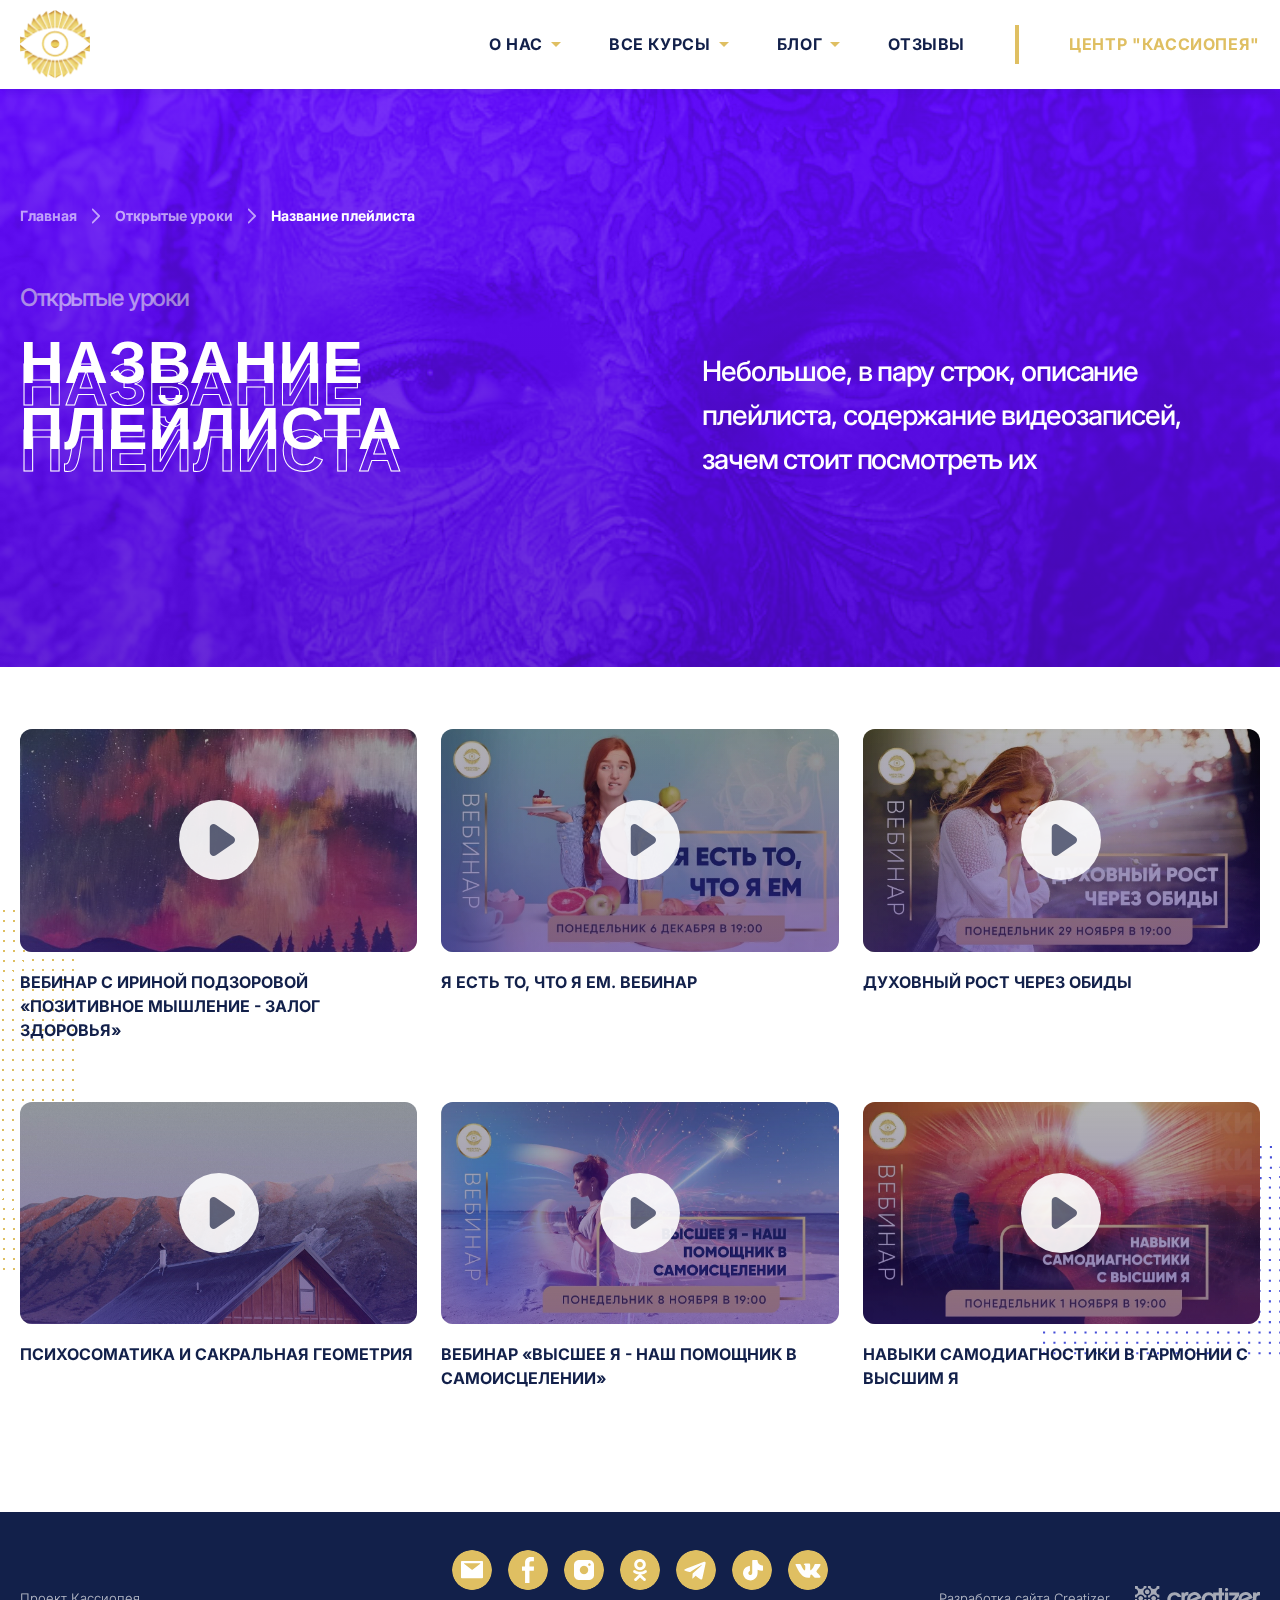
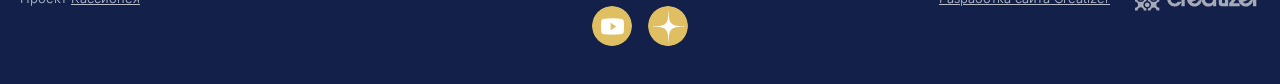
<file: playlist.html>
<!DOCTYPE html>
<html lang="ru">
  <head>
    <meta charset="UTF-8">
    <meta http-equiv="X-UA-Compatible" content="IE=edge">
    <meta name="viewport" content="width=device-width, initial-scale=1.0">
    <meta name="description" content="">
    <meta name="keywords" content=""><link rel="apple-touch-icon" sizes="72x72" href="template/images/apple-touch-icon.png">
<link rel="icon" type="image/png" sizes="32x32" href="template/images/favicon-32x32.png">
<link rel="icon" type="image/png" sizes="16x16" href="template/images/favicon-16x16.png">
<link rel="manifest" href="template/images/site.webmanifest">
<link rel="mask-icon" href="template/images/safari-pinned-tab.svg" color="#5bbad5">
<meta name="msapplication-TileColor" content="#192954">
<meta name="theme-color" content="#192954">
<link rel="preconnect" href="https://fonts.googleapis.com">
<link rel="preconnect" href="https://fonts.gstatic.com" crossorigin>
<link href="https://fonts.googleapis.com/css2?family=Inter:wght@300;400;500;700;800&display=swap" rel="stylesheet">
    <link rel="stylesheet" href="template/styles/style.css">
    <title>Mental Healing - Плейлист</title>
  </head>
  <body>
    <div class="wrapper" id="top">
      <header class="header header--white lock-padding">
        <div class="header__container container"> 
          <div class="header__body"> <a class="header__logo logo" href="index.html"><img src="template/images/logo.png" alt=""></a>
            <nav class="header__menu menu"> 
              <ul class="menu__list"> 
                <li><a class="menu__link" href="#">О нас</a><span class="menu__arrow"> </span>
                  <ul class="menu__sub-list">
                    <li><a class="menu__sub-link" href="index.html#about">Ведущие специалисты</a></li>
                    <li><a class="menu__sub-link" href="index.html#mission">Миссия</a></li>
                    <li><a class="menu__sub-link" href="index.html#activities">Все курсы</a></li>
                    <li><a class="menu__sub-link" href="index.html#conditions">Условия обучения</a></li>
                  </ul>
                </li>
                <li><a class="menu__link" href="#">Все курсы</a><span class="menu__arrow"> </span>
                  <ul class="menu__sub-list">
                    <li><a class="menu__sub-link" href="#">Как проходит обучение</a></li>
                    <li><a class="menu__sub-link" href="#">Онлайн-факультативы</a></li>
                    <li><a class="menu__sub-link" href="#">Очный курс в Воронеже</a></li>
                  </ul>
                </li>
                <li><a class="menu__link" href="#">Блог</a><span class="menu__arrow"> </span>
                  <ul class="menu__sub-list">
                    <li><a class="menu__sub-link" href="#">Творчество участников</a></li>
                    <li><a class="menu__sub-link" href="#">Фотогалерея</a></li>
                    <li><a class="menu__sub-link" href="#">Видеогалерея</a></li>
                    <li><a class="menu__sub-link" href="#">Статьи</a></li>
                    <li><a class="menu__sub-link" href="#">География участников</a></li>
                  </ul>
                </li>
                <li><a class="menu__link" href="#">Отзывы</a></li>
              </ul><a class="menu__parent" href="https://cassiopeia.center/" target="_blank">Центр "Кассиопея"</a>
            </nav>
            <div class="header__burger"> <span></span></div>
          </div>
        </div>
      </header>
      <main class="main"> 
        <section class="bar"> 
          <div class="bar__cover"><img src="template/images/img01.jpg" alt=""></div>
          <div class="bar__container container"> 
            <div class="bar__body"> 
              <ul class="bar__breadcrumbs breadcrumbs">
                <li><a href="index.html">Главная</a></li>
                <li><a href="#"> Открытые уроки</a></li>
                <li><span>Название плейлиста</span></li>
              </ul>
              <div class="bar__bottom">
                <div class="bar__heading">
                  <div class="bar__caption">Открытые уроки</div>
                  <h1 class="bar__subtitle subtitle" data-duplicate>Название плейлиста</h1>
                </div>
                <div class="bar__text">Небольшое, в пару строк, описание плейлиста, содержание видеозаписей, зачем стоит посмотреть их</div>
              </div>
            </div>
          </div>
        </section>
        <article class="playlist">
          <div class="playlist__container container">
            <div class="playlist__body"> 
              <ul class="playlist__list"> 
                <li class="playlist__item"> <a class="playlist__link link popup-link" href="#popup-video" data-url="https://www.youtube.com/embed/cjEYIM8t9ZY">
                    <div class="link__image"> <img src="template/images/img02.jpg" alt="">
                      <div class="link__cover"> <img src="template/images/play-btn.svg" alt=""></div>
                      <div class="link__back"></div>
                    </div>
                    <div class="link__title">ВЕБИНАР С ИРИНОЙ ПОДЗОРОВОЙ «ПОЗИТИВНОЕ МЫШЛЕНИЕ - ЗАЛОГ ЗДОРОВЬЯ»</div></a></li>
                <li class="playlist__item"> <a class="playlist__link link popup-link" href="#popup-video" data-url="https://www.youtube.com/embed/x3TNNzHy94M">
                    <div class="link__image"> <img src="template/images/pl02.webp" alt="">
                      <div class="link__cover"> <img src="template/images/play-btn.svg" alt=""></div>
                      <div class="link__back"></div>
                    </div>
                    <div class="link__title">Я ЕСТЬ ТО, ЧТО Я ЕМ. ВЕБИНАР</div></a></li>
                <li class="playlist__item"> <a class="playlist__link link popup-link" href="#popup-video" data-url="https://www.youtube.com/embed/WoGKDZRaaR0">
                    <div class="link__image"> <img src="template/images/pl03.webp" alt="">
                      <div class="link__cover"> <img src="template/images/play-btn.svg" alt=""></div>
                      <div class="link__back"></div>
                    </div>
                    <div class="link__title">ДУХОВНЫЙ РОСТ ЧЕРЕЗ ОБИДЫ</div></a></li>
                <li class="playlist__item"> <a class="playlist__link link popup-link" href="#popup-video" data-url="https://www.youtube.com/embed/nZeUpEUBReQ">
                    <div class="link__image"> <img src="template/images/img03.jpg" alt="">
                      <div class="link__cover"> <img src="template/images/play-btn.svg" alt=""></div>
                      <div class="link__back"></div>
                    </div>
                    <div class="link__title">ПСИХОСОМАТИКА И САКРАЛЬНАЯ ГЕОМЕТРИЯ</div></a></li>
                <li class="playlist__item"> <a class="playlist__link link popup-link" href="#popup-video" data-url="https://www.youtube.com/embed/ccm4jsGPB3E">
                    <div class="link__image"> <img src="template/images/pl05.webp" alt="">
                      <div class="link__cover"> <img src="template/images/play-btn.svg" alt=""></div>
                      <div class="link__back"></div>
                    </div>
                    <div class="link__title">ВЕБИНАР «ВЫСШЕЕ Я - НАШ ПОМОЩНИК В САМОИСЦЕЛЕНИИ»</div></a></li>
                <li class="playlist__item"> <a class="playlist__link link popup-link" href="#popup-video" data-url="https://www.youtube.com/embed/ZVVRqkKXt2Y">
                    <div class="link__image"> <img src="template/images/pl06.webp" alt="">
                      <div class="link__cover"> <img src="template/images/play-btn.svg" alt=""></div>
                      <div class="link__back"></div>
                    </div>
                    <div class="link__title">НАВЫКИ САМОДИАГНОСТИКИ В ГАРМОНИИ С ВЫСШИМ Я</div></a></li>
              </ul>
            </div>
          </div>
        </article>
      </main>
      <footer class="footer"> 
        <div class="footer__container container"> 
          <div class="footer__body"> 
            <div class="footer__col"> 
              <div class="footer__text">Проект <a href="https://cassiopeia.center/" target="_blank">Кассиопея</a></div>
            </div>
            <div class="footer__col">
              <div class="footer__socials nets"><a class="footer__icon nets__icon" href="mailto:mentalhealing@yandex.ru"><img src="template/images/email.svg" alt="E-mail"></a><a class="footer__icon nets__icon" href="https://www.facebook.com/" target="_blank"><img src="template/images/fb.svg" alt="Facebook"></a><a class="footer__icon nets__icon" href="https://www.instagram.com/cassiopeia_mh/" target="_blank"> <img src="template/images/instagram.png" alt="Instagram"></a><a class="footer__icon nets__icon" href="https://ok.ru/group/67288788828210" target="_blank"><img src="template/images/ok.png" alt="Одноклассники"></a><a class="footer__icon nets__icon" href="#" target="_blank"> <img src="template/images/tg.svg" alt="Telegram"></a><a class="footer__icon nets__icon" href="#" target="_blank"> <img src="template/images/tiktok.svg" alt="TikTok"></a><a class="footer__icon nets__icon" href="#" target="_blank"> <img src="template/images/vk.svg" alt="Вконтакте"></a><a class="footer__icon nets__icon" href="#" target="_blank"> <img src="template/images/youtube.png" alt="YouTube"></a><a class="footer__icon nets__icon" href="#" target="_blank"> <img src="template/images/zen.svg" alt="Яндекс.Дзен"></a></div>
            </div>
            <div class="footer__col">
              <div class="footer__dev"><a href="https://creatizer.pro/ru/" target="_blank">Разработка сайта Creatizer</a><a href="https://creatizer.pro/ru/" target="_blank"><img src="template/images/dev-logo.svg" alt=""></a></div>
            </div>
          </div>
        </div>
      </footer>
    </div>
    <div class="scroll-top-block lock-padding"><a class="scroll-top" href="#top"><img src="template/images/scroll-top-arrow.svg" alt=""></a></div>
    <section class="popup" id="popup-video"> 
      <div class="popup__body"> 
        <div class="popup__content"> 
          <div class="popup__close close-popup"><img src="template/images/close.svg" alt=""></div>
          <div class="popup__type">Просмотр видео</div>
          <div class="popup__title">Самоисцеление в гармонии с Высшим Я. Вебинар ведёт Ирина Подзорова.</div>
          <div class="popup__video">
             <iframe width="560" height="315" src="" title="YouTube video player" frameborder="0" allow="accelerometer; autoplay; clipboard-write; encrypted-media; gyroscope; picture-in-picture" allowfullscreen></iframe></div><a class="popup__btn btn btn--gold" href="#">Поблагодарить</a>
        </div>
      </div>
    </section>
    <script src="https://code.jquery.com/jquery-3.6.0.min.js"></script>
    <script src="template/scripts/index.js"></script>
  </body>
</html>
</file>
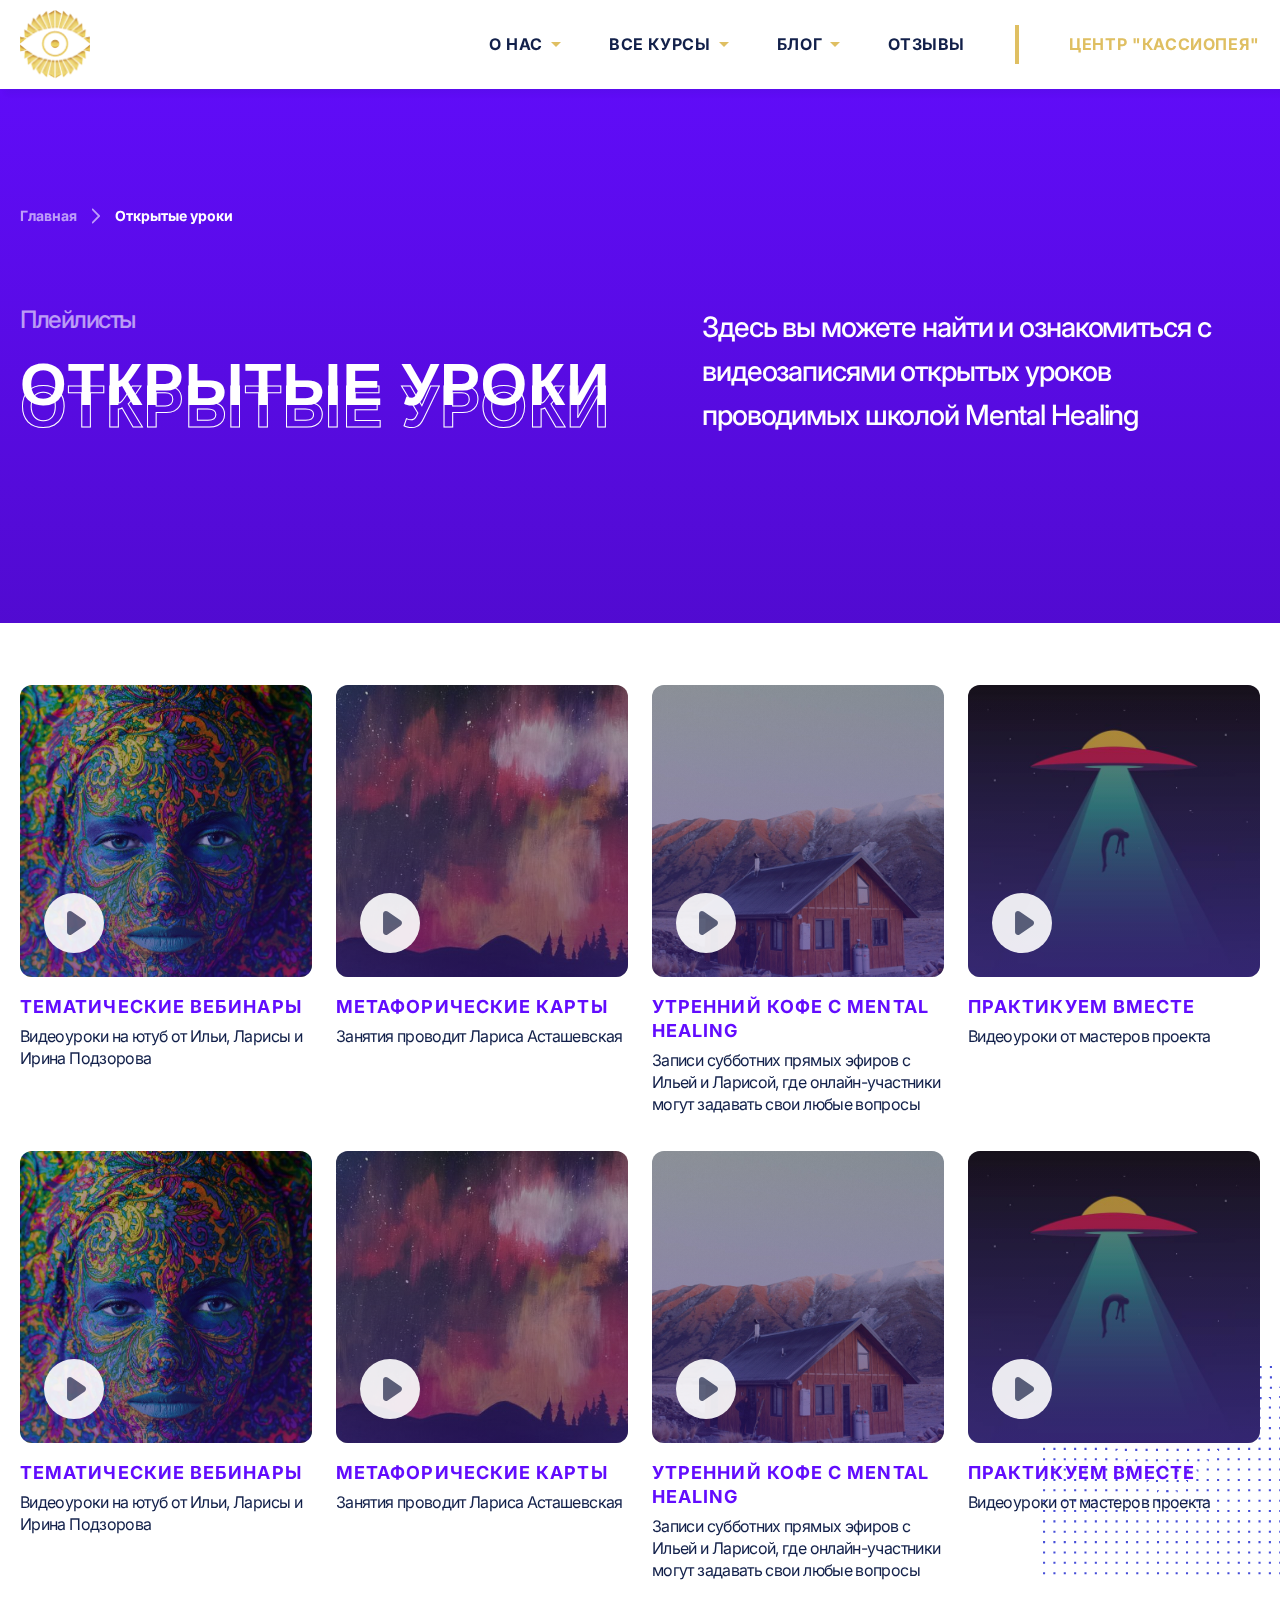
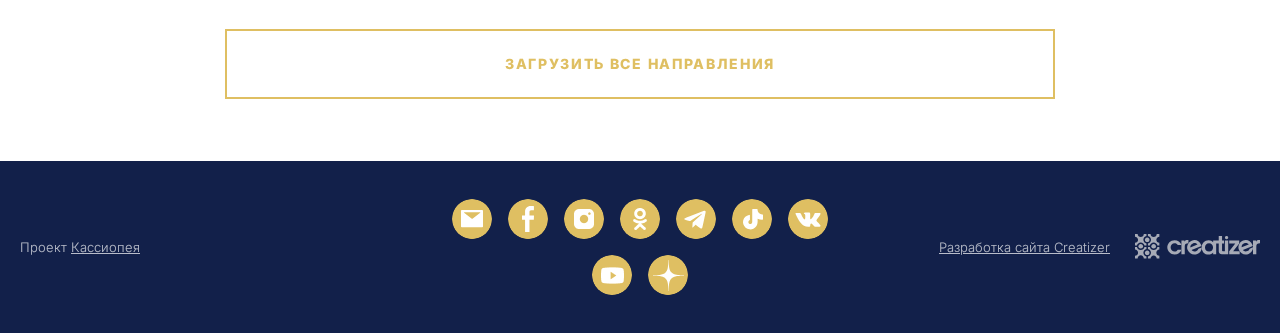
<file: playlists.html>
<!DOCTYPE html>
<html lang="ru">
  <head>
    <meta charset="UTF-8">
    <meta http-equiv="X-UA-Compatible" content="IE=edge">
    <meta name="viewport" content="width=device-width, initial-scale=1.0">
    <meta name="description" content="">
    <meta name="keywords" content=""><link rel="apple-touch-icon" sizes="72x72" href="template/images/apple-touch-icon.png">
<link rel="icon" type="image/png" sizes="32x32" href="template/images/favicon-32x32.png">
<link rel="icon" type="image/png" sizes="16x16" href="template/images/favicon-16x16.png">
<link rel="manifest" href="template/images/site.webmanifest">
<link rel="mask-icon" href="template/images/safari-pinned-tab.svg" color="#5bbad5">
<meta name="msapplication-TileColor" content="#192954">
<meta name="theme-color" content="#192954">
<link rel="preconnect" href="https://fonts.googleapis.com">
<link rel="preconnect" href="https://fonts.gstatic.com" crossorigin>
<link href="https://fonts.googleapis.com/css2?family=Inter:wght@300;400;500;700;800&display=swap" rel="stylesheet">
    <link rel="stylesheet" href="template/styles/style.css">
    <title>Mental Healing - Открытые уроки</title>
  </head>
  <body>
    <div class="wrapper" id="top">
      <header class="header header--white lock-padding">
        <div class="header__container container"> 
          <div class="header__body"> <a class="header__logo logo" href="index.html"><img src="template/images/logo.png" alt=""></a>
            <nav class="header__menu menu"> 
              <ul class="menu__list"> 
                <li><a class="menu__link" href="#">О нас</a><span class="menu__arrow"> </span>
                  <ul class="menu__sub-list">
                    <li><a class="menu__sub-link" href="index.html#about">Ведущие специалисты</a></li>
                    <li><a class="menu__sub-link" href="index.html#mission">Миссия</a></li>
                    <li><a class="menu__sub-link" href="index.html#activities">Все курсы</a></li>
                    <li><a class="menu__sub-link" href="index.html#conditions">Условия обучения</a></li>
                  </ul>
                </li>
                <li><a class="menu__link" href="#">Все курсы</a><span class="menu__arrow"> </span>
                  <ul class="menu__sub-list">
                    <li><a class="menu__sub-link" href="#">Как проходит обучение</a></li>
                    <li><a class="menu__sub-link" href="#">Онлайн-факультативы</a></li>
                    <li><a class="menu__sub-link" href="#">Очный курс в Воронеже</a></li>
                  </ul>
                </li>
                <li><a class="menu__link" href="#">Блог</a><span class="menu__arrow"> </span>
                  <ul class="menu__sub-list">
                    <li><a class="menu__sub-link" href="#">Творчество участников</a></li>
                    <li><a class="menu__sub-link" href="#">Фотогалерея</a></li>
                    <li><a class="menu__sub-link" href="#">Видеогалерея</a></li>
                    <li><a class="menu__sub-link" href="#">Статьи</a></li>
                    <li><a class="menu__sub-link" href="#">География участников</a></li>
                  </ul>
                </li>
                <li><a class="menu__link" href="#">Отзывы</a></li>
              </ul><a class="menu__parent" href="https://cassiopeia.center/" target="_blank">Центр "Кассиопея"</a>
            </nav>
            <div class="header__burger"> <span></span></div>
          </div>
        </div>
      </header>
      <main class="main"> 
        <section class="bar"> 
          <div class="bar__cover"></div>
          <div class="bar__container container"> 
            <div class="bar__body"> 
              <ul class="bar__breadcrumbs breadcrumbs">
                <li><a href="index.html">Главная</a></li>
                <li><span>Открытые уроки</span></li>
              </ul>
              <div class="bar__bottom">
                <div class="bar__heading">
                  <div class="bar__caption">Плейлисты</div>
                  <h1 class="bar__subtitle subtitle" data-duplicate>открытые уроки</h1>
                </div>
                <div class="bar__text">Здесь вы можете найти и ознакомиться с видеозаписями открытых уроков проводимых школой Mental Healing</div>
              </div>
            </div>
          </div>
        </section>
        <article class="playlists">
          <div class="playlists__container container"> 
            <ul class="playlists__list"> 
              <li class="playlists__item"> <a class="playlists__card card" href="#">
                  <div class="card__image"> <img src="template/images/img01.jpg" alt="">
                    <div class="card__cover"> <img src="template/images/play-btn.svg" alt=""></div>
                    <div class="card__back"></div>
                  </div>
                  <div class="card__title">Тематические вебинары</div>
                  <div class="card__description">Видеоуроки на ютуб от Ильи, Ларисы и Ирина Подзорова</div></a></li>
              <li class="playlists__item"> <a class="playlists__card card" href="#">
                  <div class="card__image"> <img src="template/images/img02.jpg" alt="">
                    <div class="card__cover"> <img src="template/images/play-btn.svg" alt=""></div>
                    <div class="card__back"></div>
                  </div>
                  <div class="card__title">метафорические карты</div>
                  <div class="card__description">Занятия проводит Лариса Асташевская</div></a></li>
              <li class="playlists__item"> <a class="playlists__card card" href="#">
                  <div class="card__image"> <img src="template/images/img03.jpg" alt="">
                    <div class="card__cover"> <img src="template/images/play-btn.svg" alt=""></div>
                    <div class="card__back"></div>
                  </div>
                  <div class="card__title">Утренний кофе с Mental Healing</div>
                  <div class="card__description">Записи субботних прямых эфиров с Ильей и Ларисой, где онлайн-участники могут задавать свои любые вопросы</div></a></li>
              <li class="playlists__item"> <a class="playlists__card card" href="#">
                  <div class="card__image"> <img src="template/images/img04.jpg" alt="">
                    <div class="card__cover"> <img src="template/images/play-btn.svg" alt=""></div>
                    <div class="card__back"></div>
                  </div>
                  <div class="card__title">практикуем вместе</div>
                  <div class="card__description">Видеоуроки от мастеров проекта</div></a></li>
              <li class="playlists__item"> <a class="playlists__card card" href="#">
                  <div class="card__image"> <img src="template/images/img01.jpg" alt="">
                    <div class="card__cover"> <img src="template/images/play-btn.svg" alt=""></div>
                    <div class="card__back"></div>
                  </div>
                  <div class="card__title">Тематические вебинары</div>
                  <div class="card__description">Видеоуроки на ютуб от Ильи, Ларисы и Ирина Подзорова</div></a></li>
              <li class="playlists__item"> <a class="playlists__card card" href="#">
                  <div class="card__image"> <img src="template/images/img02.jpg" alt="">
                    <div class="card__cover"> <img src="template/images/play-btn.svg" alt=""></div>
                    <div class="card__back"></div>
                  </div>
                  <div class="card__title">метафорические карты</div>
                  <div class="card__description">Занятия проводит Лариса Асташевская</div></a></li>
              <li class="playlists__item"> <a class="playlists__card card" href="#">
                  <div class="card__image"> <img src="template/images/img03.jpg" alt="">
                    <div class="card__cover"> <img src="template/images/play-btn.svg" alt=""></div>
                    <div class="card__back"></div>
                  </div>
                  <div class="card__title">Утренний кофе с Mental Healing</div>
                  <div class="card__description">Записи субботних прямых эфиров с Ильей и Ларисой, где онлайн-участники могут задавать свои любые вопросы</div></a></li>
              <li class="playlists__item"> <a class="playlists__card card" href="#">
                  <div class="card__image"> <img src="template/images/img04.jpg" alt="">
                    <div class="card__cover"> <img src="template/images/play-btn.svg" alt=""></div>
                    <div class="card__back"></div>
                  </div>
                  <div class="card__title">практикуем вместе</div>
                  <div class="card__description">Видеоуроки от мастеров проекта</div></a></li>
            </ul>
            <div class="playlists__wrap"><a class="playlists__btn btn btn--gold" href="#">Загрузить все направления</a></div>
          </div>
        </article>
      </main>
      <footer class="footer"> 
        <div class="footer__container container"> 
          <div class="footer__body"> 
            <div class="footer__col"> 
              <div class="footer__text">Проект <a href="https://cassiopeia.center/" target="_blank">Кассиопея</a></div>
            </div>
            <div class="footer__col">
              <div class="footer__socials nets"><a class="footer__icon nets__icon" href="mailto:mentalhealing@yandex.ru"><img src="template/images/email.svg" alt="E-mail"></a><a class="footer__icon nets__icon" href="https://www.facebook.com/" target="_blank"><img src="template/images/fb.svg" alt="Facebook"></a><a class="footer__icon nets__icon" href="https://www.instagram.com/cassiopeia_mh/" target="_blank"> <img src="template/images/instagram.png" alt="Instagram"></a><a class="footer__icon nets__icon" href="https://ok.ru/group/67288788828210" target="_blank"><img src="template/images/ok.png" alt="Одноклассники"></a><a class="footer__icon nets__icon" href="#" target="_blank"> <img src="template/images/tg.svg" alt="Telegram"></a><a class="footer__icon nets__icon" href="#" target="_blank"> <img src="template/images/tiktok.svg" alt="TikTok"></a><a class="footer__icon nets__icon" href="#" target="_blank"> <img src="template/images/vk.svg" alt="Вконтакте"></a><a class="footer__icon nets__icon" href="#" target="_blank"> <img src="template/images/youtube.png" alt="YouTube"></a><a class="footer__icon nets__icon" href="#" target="_blank"> <img src="template/images/zen.svg" alt="Яндекс.Дзен"></a></div>
            </div>
            <div class="footer__col">
              <div class="footer__dev"><a href="https://creatizer.pro/ru/" target="_blank">Разработка сайта Creatizer</a><a href="https://creatizer.pro/ru/" target="_blank"><img src="template/images/dev-logo.svg" alt=""></a></div>
            </div>
          </div>
        </div>
      </footer>
    </div>
    <div class="scroll-top-block lock-padding"><a class="scroll-top" href="#top"><img src="template/images/scroll-top-arrow.svg" alt=""></a></div>
    <script src="template/scripts/index.js"></script>
  </body>
</html>
</file>
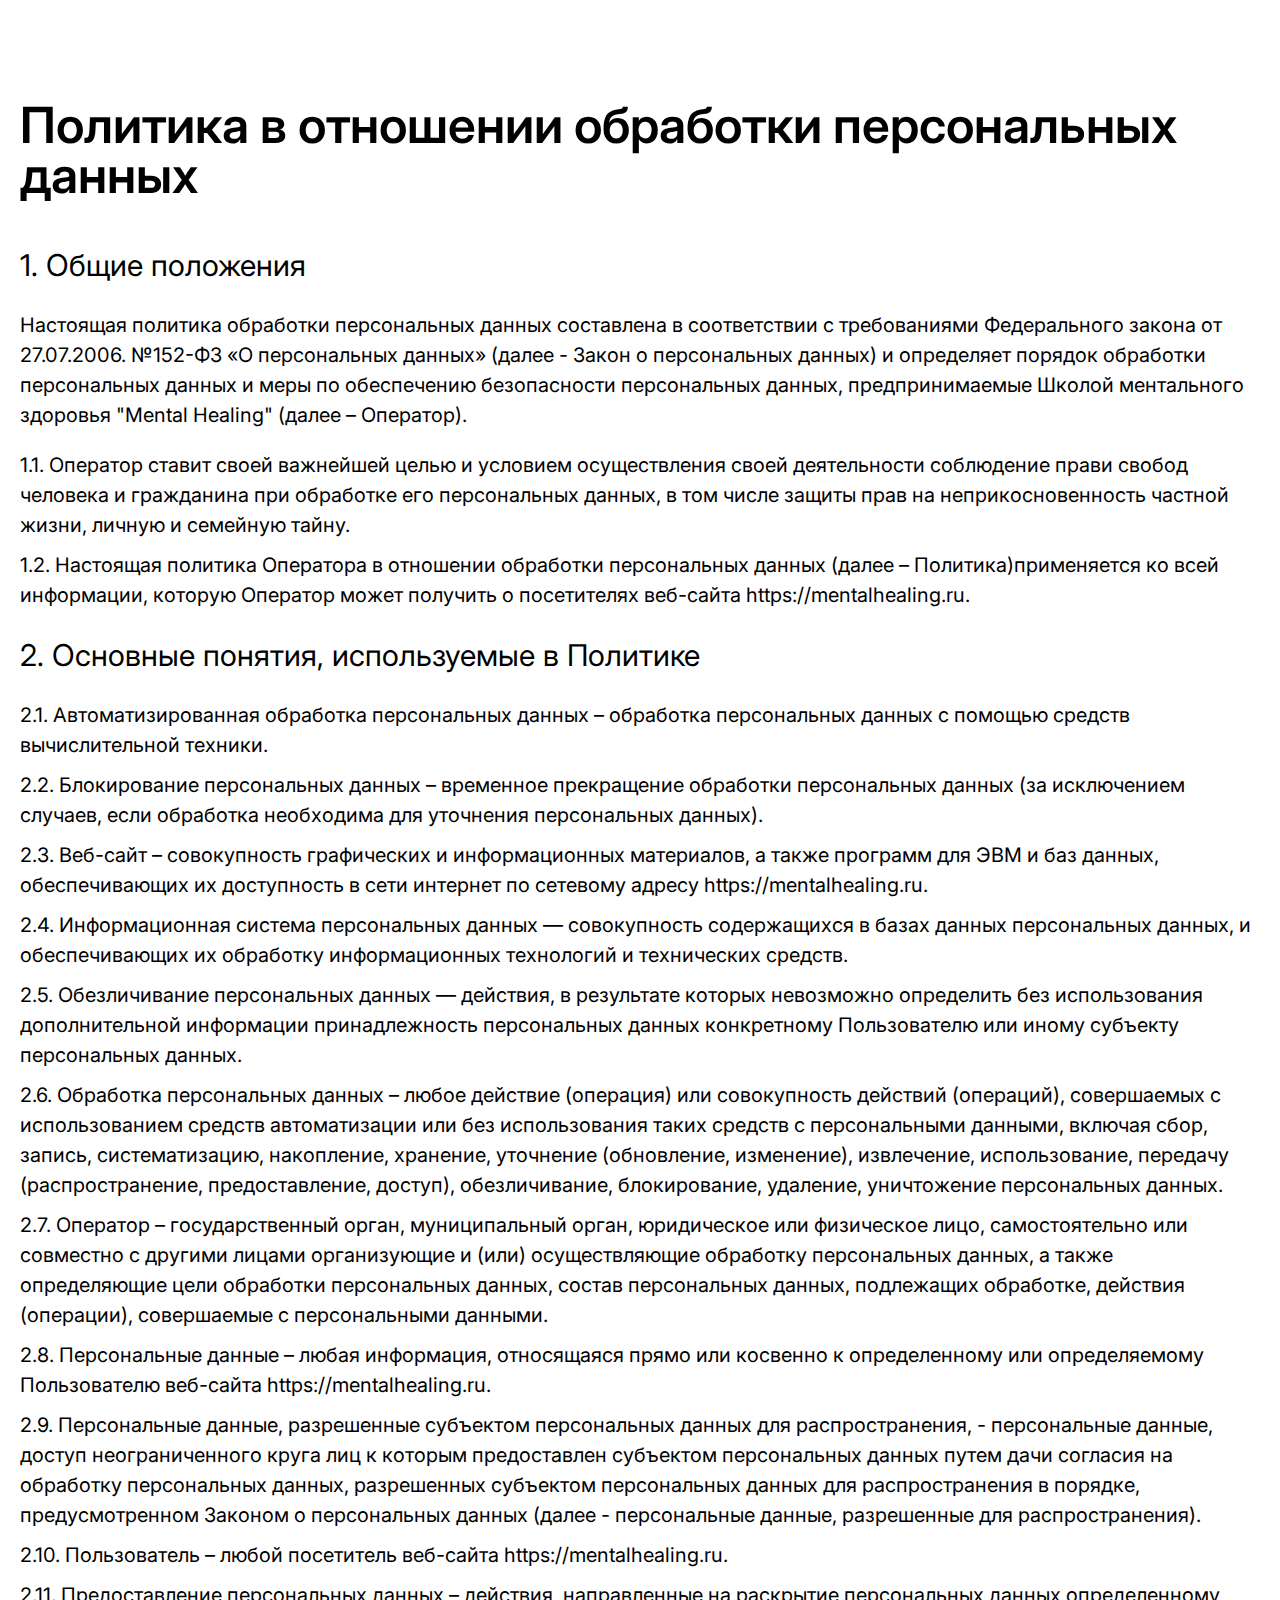
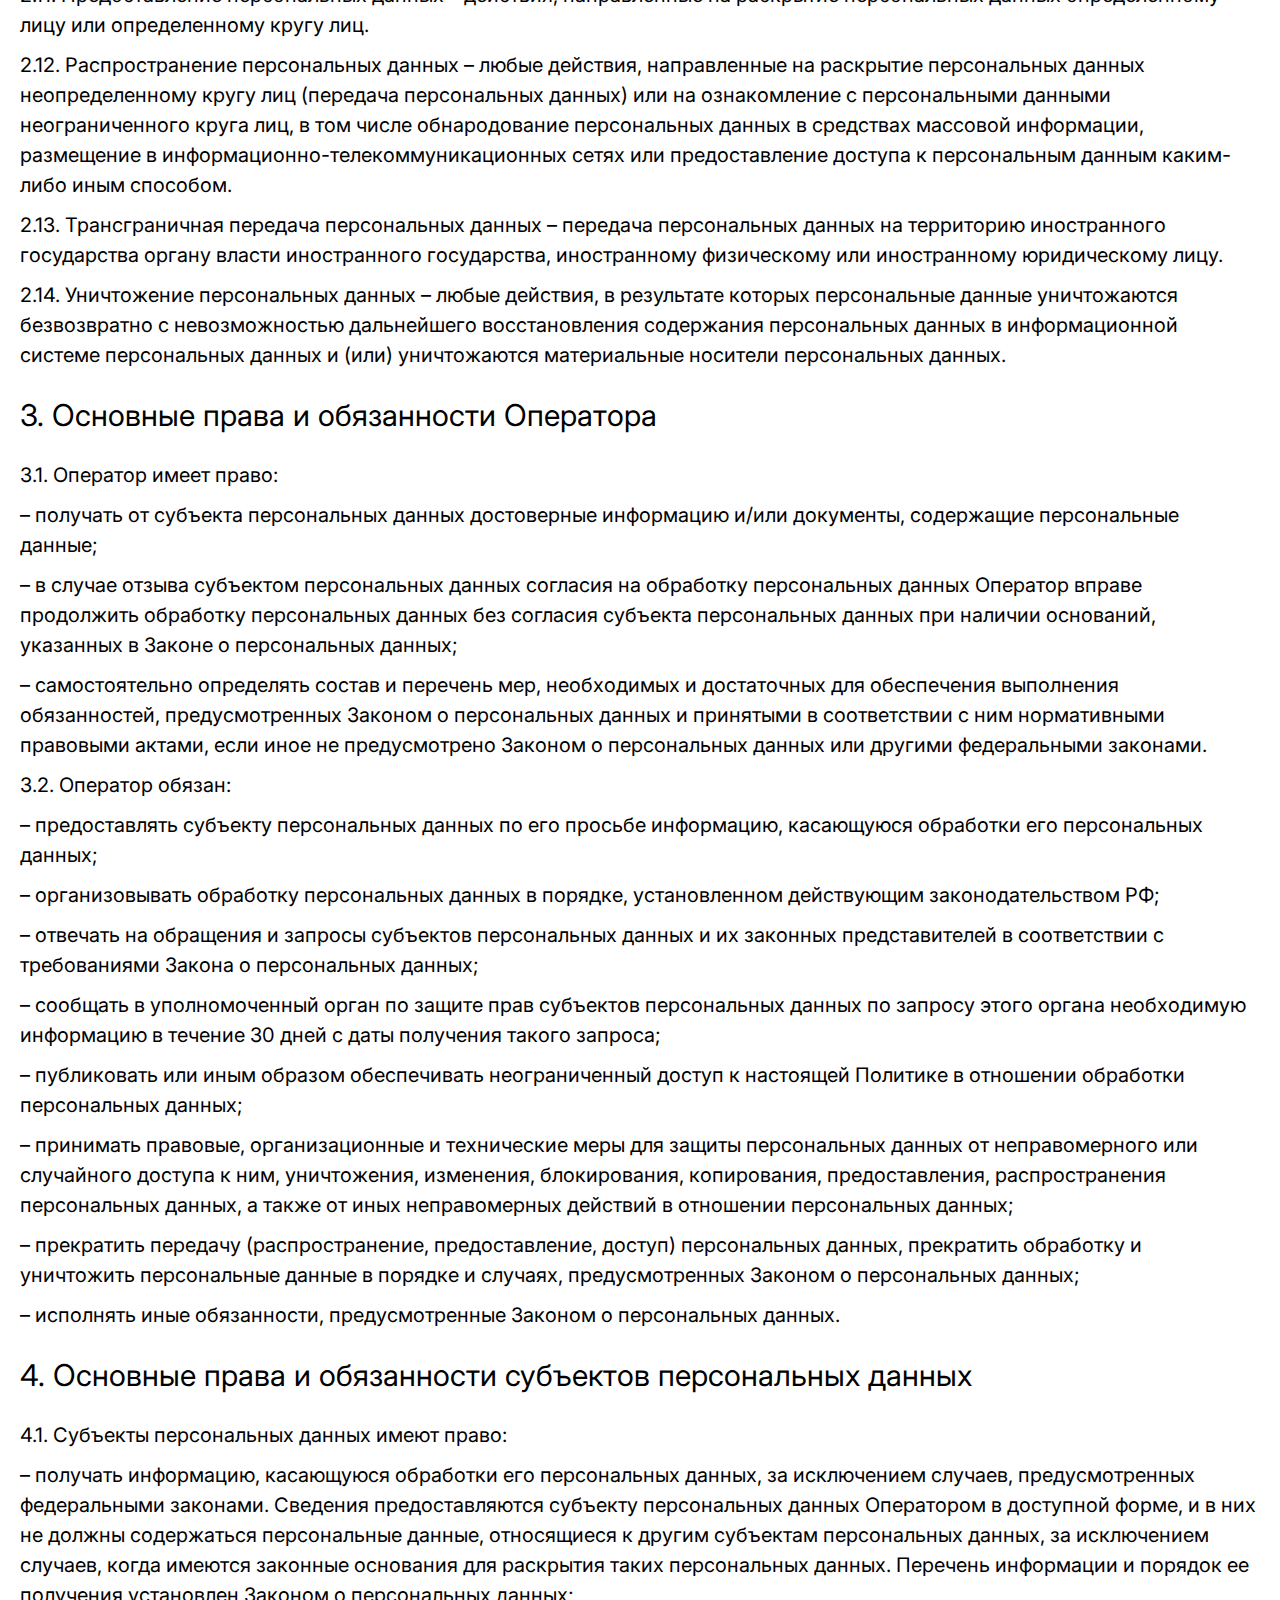
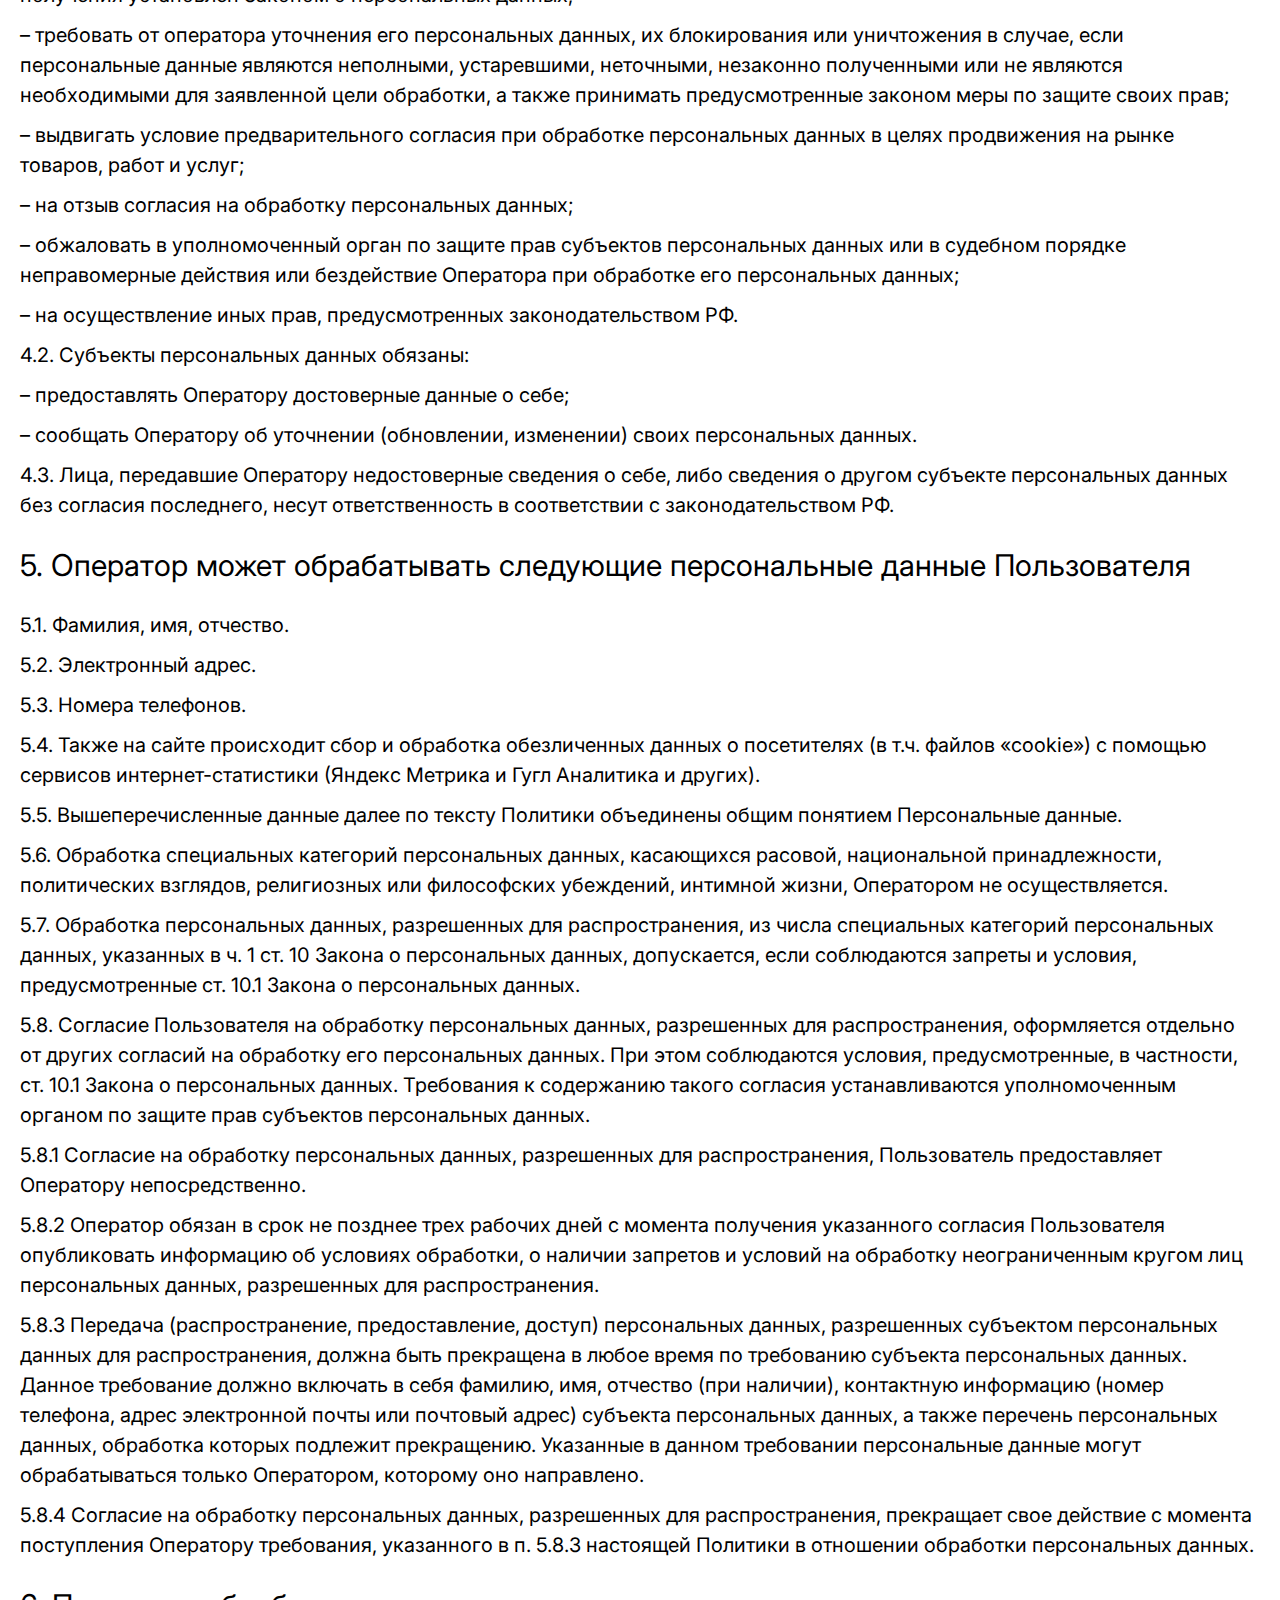
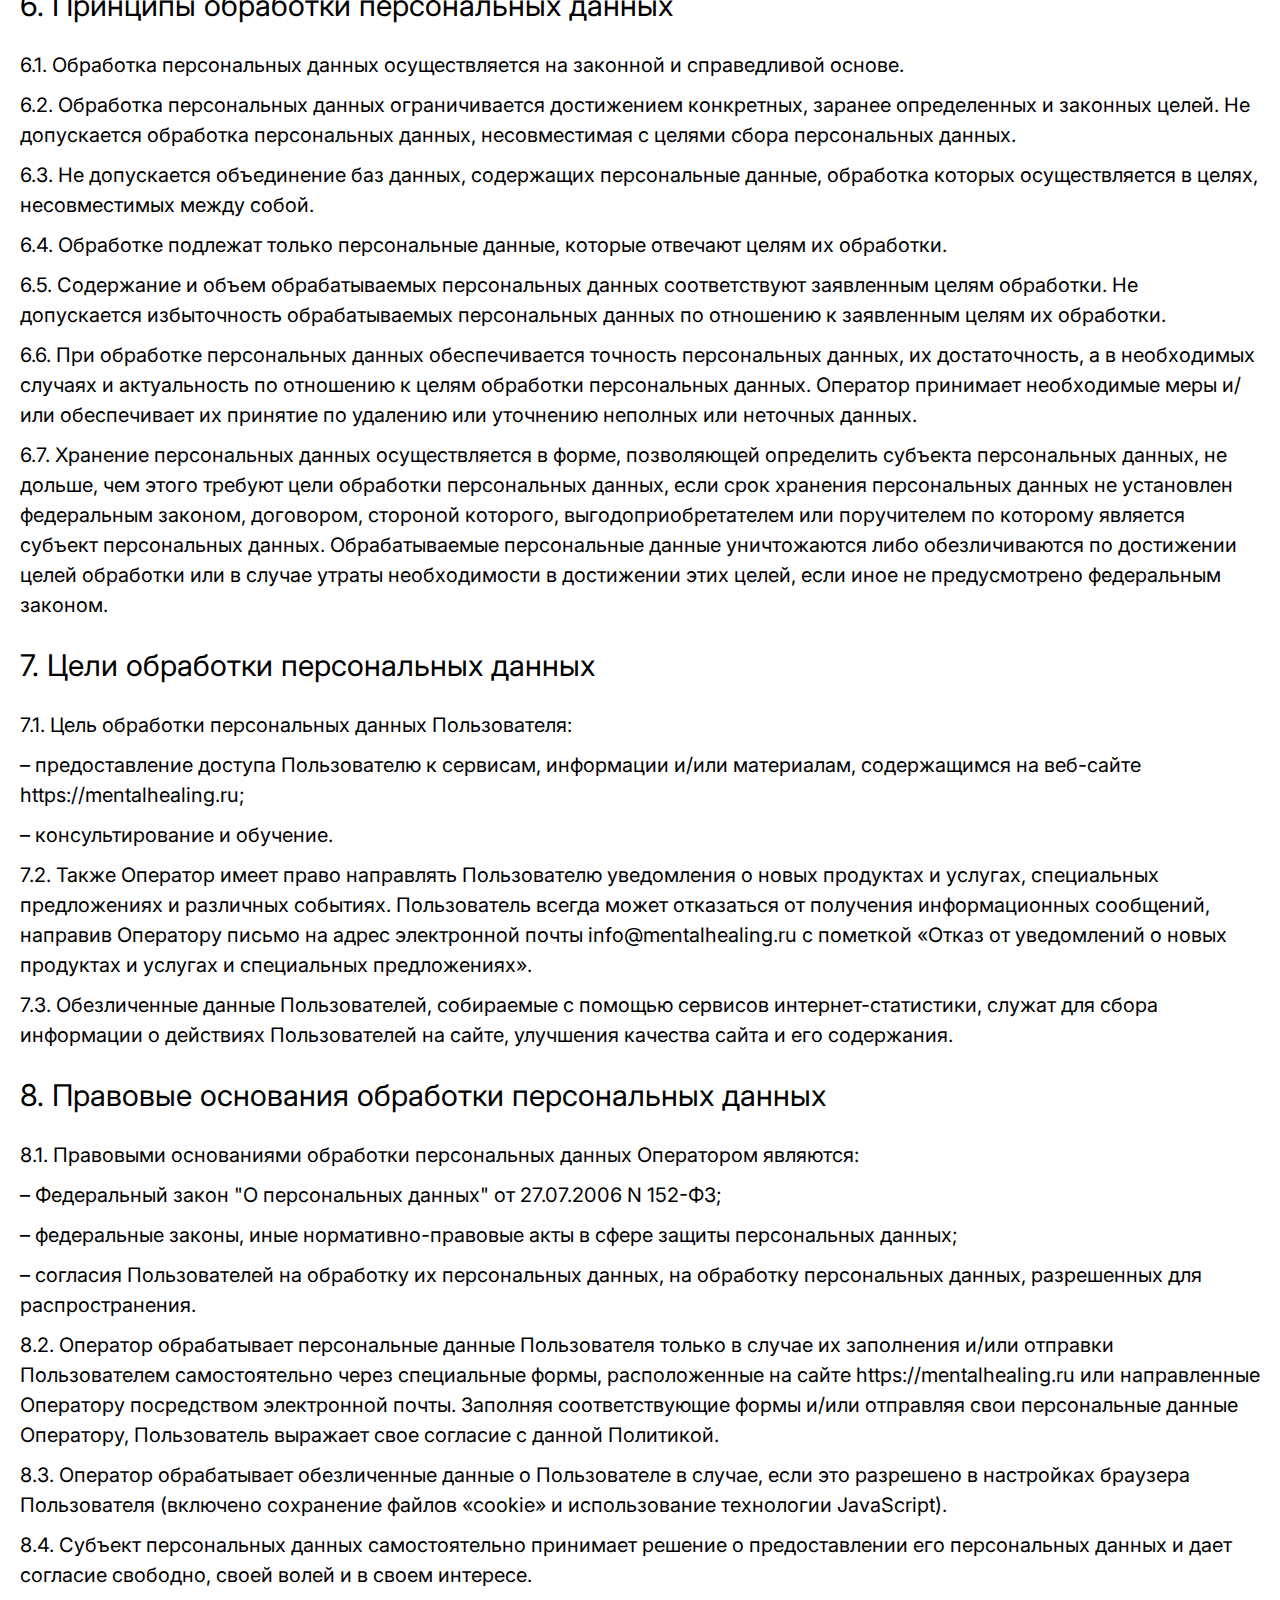
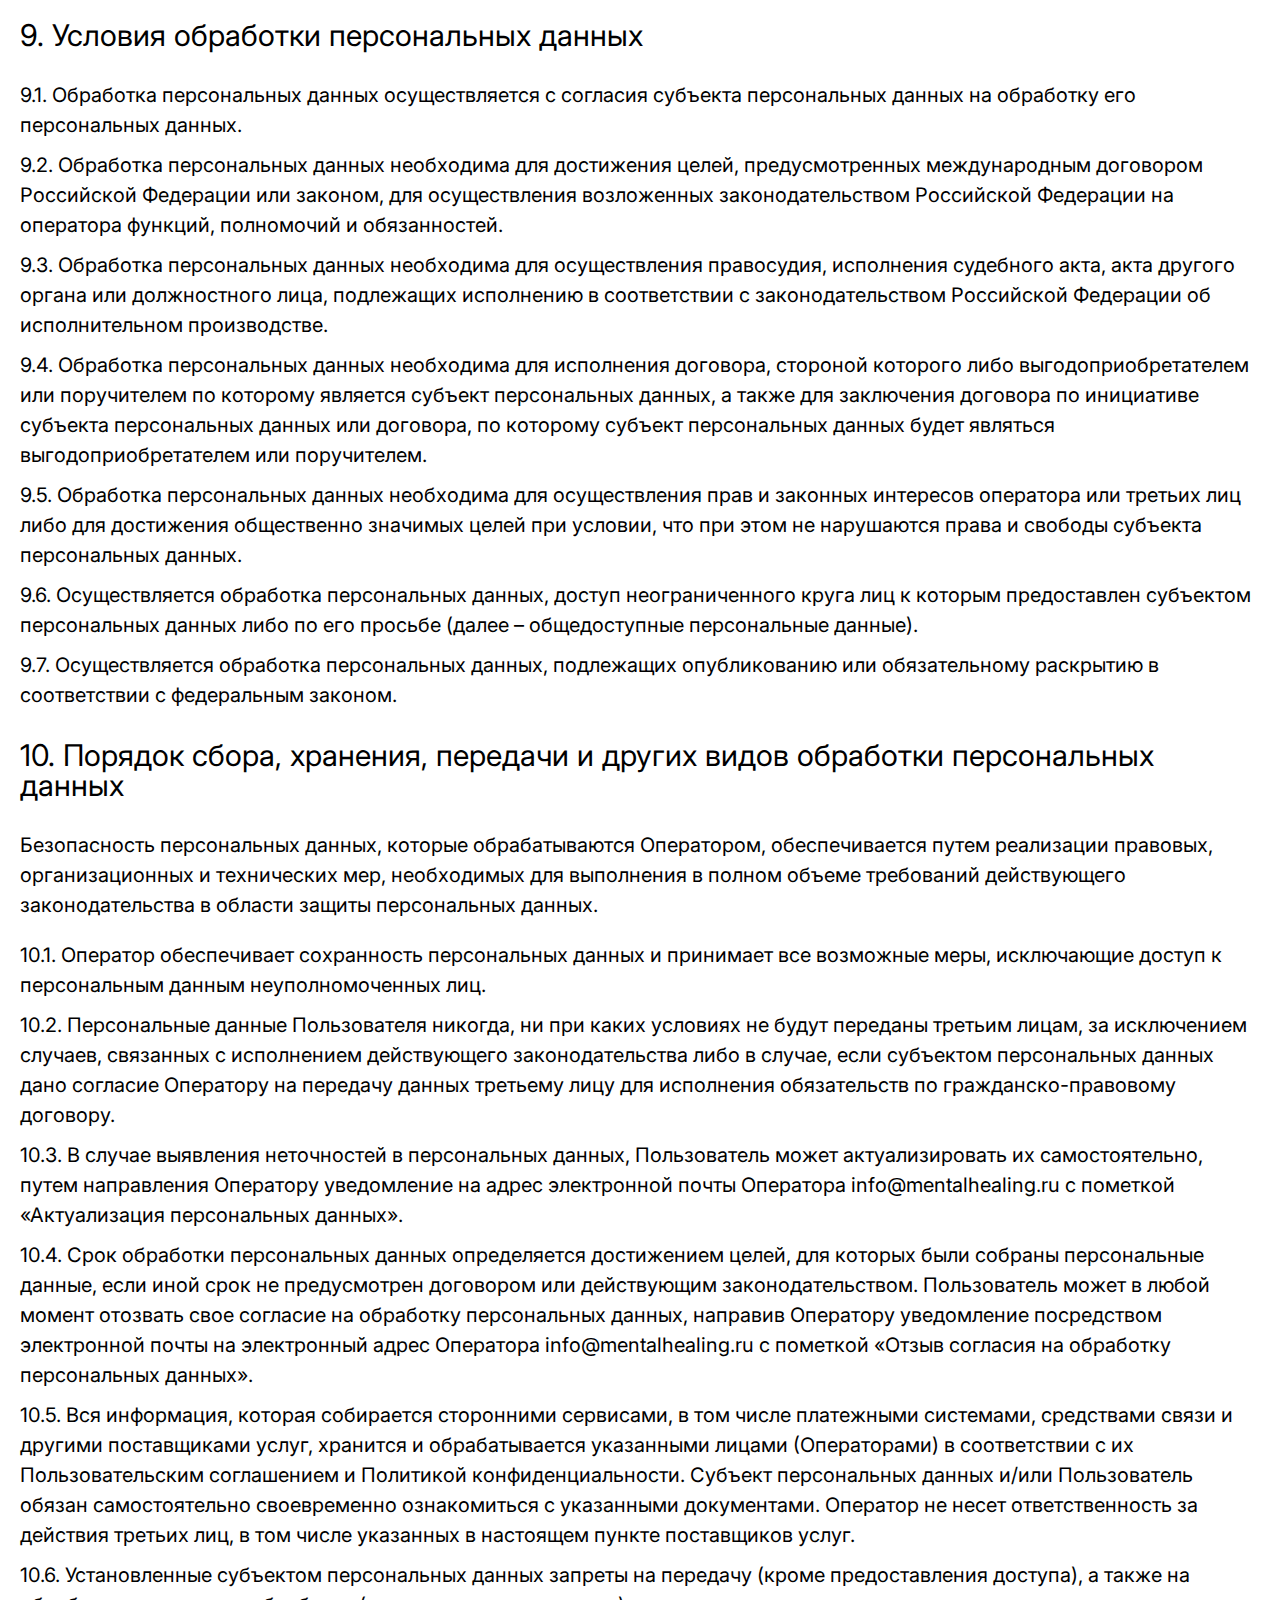
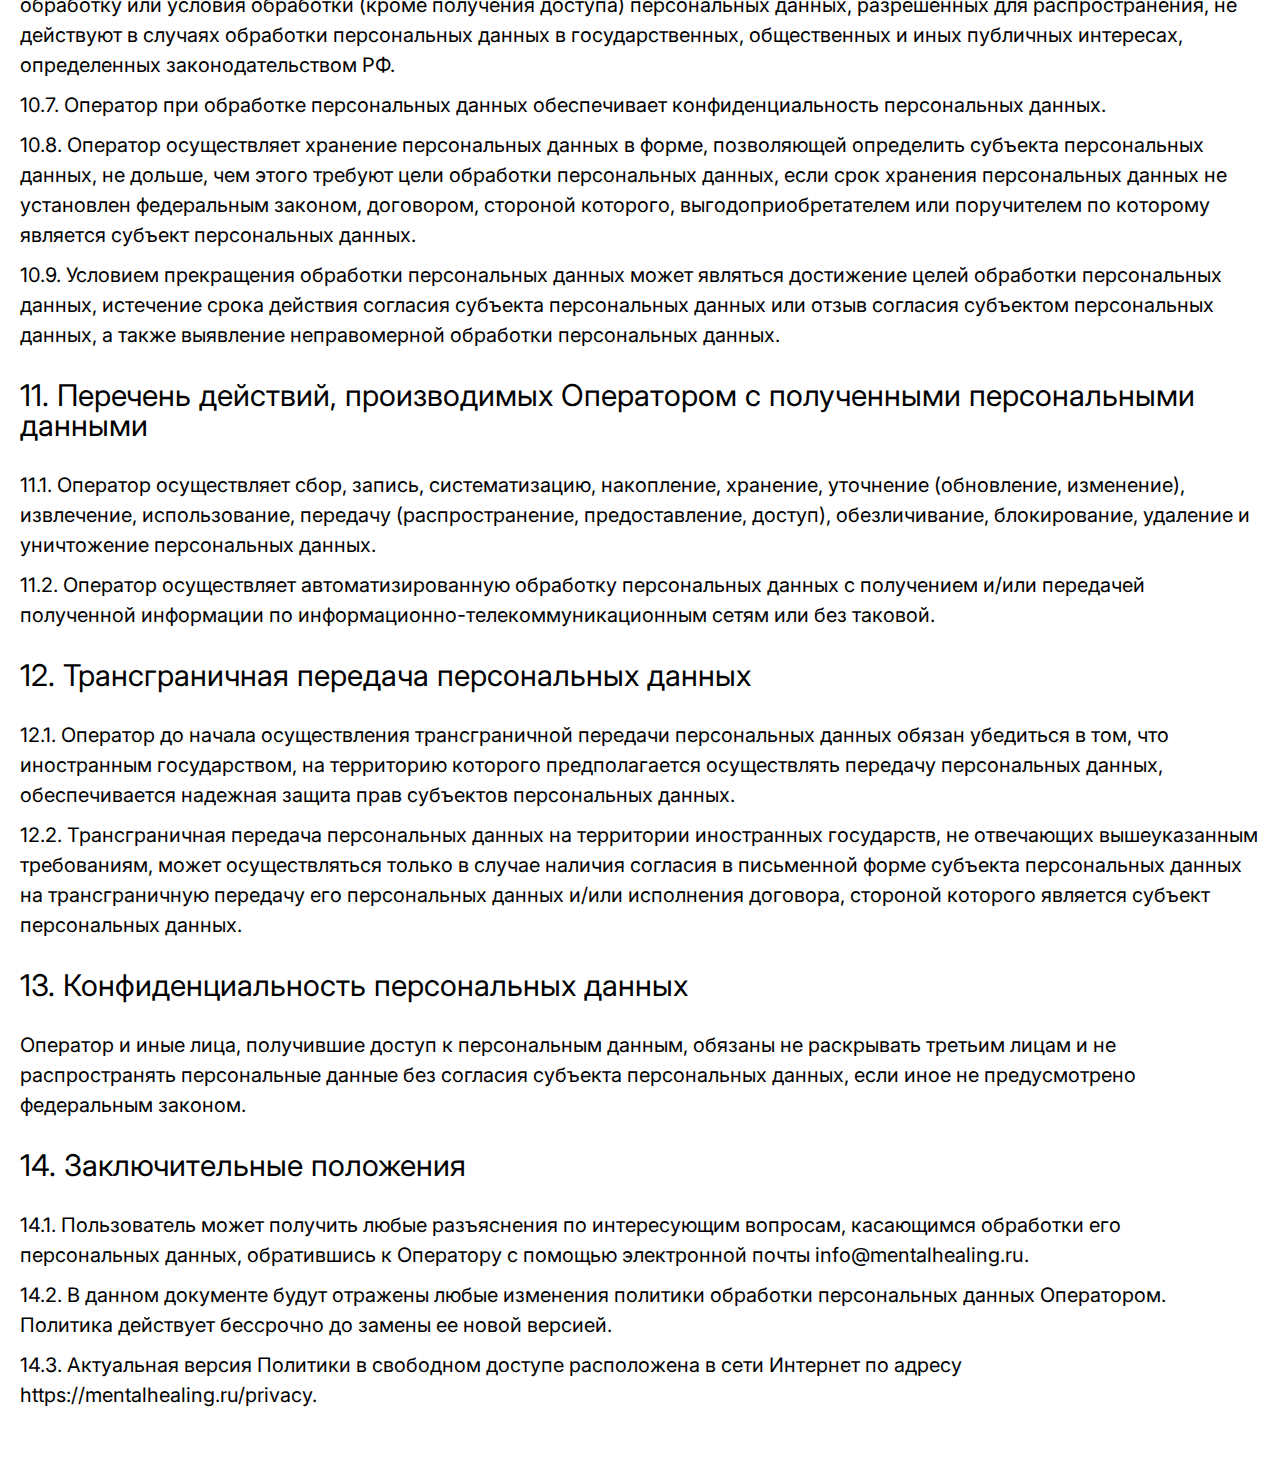
<file: privacy.html>
<!DOCTYPE html>
<html lang="ru">
<head>
<meta charset="UTF-8"/>
<meta http-equiv="X-UA-Compatible" content="IE=edge"/>
<meta name="viewport" content="width=device-width, initial-scale=1.0"/>
<meta name="description" content=""/>
<meta name="keywords" content=""/><link rel="apple-touch-icon" sizes="72x72" href="template/images/apple-touch-icon.png">
<link rel="icon" type="image/png" sizes="32x32" href="template/images/favicon-32x32.png">
<link rel="icon" type="image/png" sizes="16x16" href="template/images/favicon-16x16.png">
<link rel="manifest" href="template/images/site.webmanifest">
<link rel="mask-icon" href="template/images/safari-pinned-tab.svg" color="#5bbad5">
<meta name="msapplication-TileColor" content="#192954">
<meta name="theme-color" content="#192954">
<link rel="preconnect" href="https://fonts.googleapis.com">
<link rel="preconnect" href="https://fonts.gstatic.com" crossorigin>
<link href="https://fonts.googleapis.com/css2?family=Inter:wght@300;400;500;700;800&display=swap" rel="stylesheet">
<link rel="stylesheet" href="template/styles/style.css"/><title>Политика обработки персональных данных школы "Mental Healing"</title>
</head>
<body>
<div class="wrapper">
<div class="privacy">
<div class="privacy__container container">
<div class="privacy__body">
<h1 class="privacy__title">Политика в отношении обработки персональных данных</h1>
<h2 class="privacy__subtitle">1. Общие положения</h2>
<div class="privacy__text">Настоящая политика обработки персональных данных составлена в соответствии с требованиями Федерального
закона от 27.07.2006. №152-ФЗ «О персональных данных» (далее - Закон о персональных данных) и определяет
порядок обработки персональных данных и меры по обеспечению безопасности персональных данных,
предпринимаемые Школой ментального здоровья "Mental Healing" (далее – Оператор).</div>
<ul>
<li>1.1. Оператор ставит своей важнейшей целью и условием осуществления своей деятельности соблюдение прави свобод человека и гражданина при обработке его персональных данных, в том числе защиты прав на
неприкосновенность частной жизни, личную и семейную тайну.</li><li>1.2. Настоящая политика Оператора в отношении обработки персональных данных (далее – Политика)применяется ко всей информации, которую Оператор может получить о посетителях веб-сайта
https://mentalhealing.ru.</li></ul>
<h2 class="privacy__subtitle">2. Основные понятия, используемые в Политике</h2>
<ul>
<li>2.1. Автоматизированная обработка персональных данных – обработка персональных данных с помощью средств
вычислительной техники.</li>
<li>2.2. Блокирование персональных данных – временное прекращение обработки персональных данных (за
исключением случаев, если обработка необходима для уточнения персональных данных).</li>
<li>2.3. Веб-сайт – совокупность графических и информационных материалов, а также программ для ЭВМ и баз
данных, обеспечивающих их доступность в сети интернет по сетевому адресу https://mentalhealing.ru.</li>
<li>2.4. Информационная система персональных данных — совокупность содержащихся в базах данных персональных
данных, и обеспечивающих их обработку информационных технологий и технических средств.</li>
<li>2.5. Обезличивание персональных данных — действия, в результате которых невозможно определить без
использования дополнительной информации принадлежность персональных данных конкретному Пользователю или
иному субъекту персональных данных.</li>
<li>2.6. Обработка персональных данных – любое действие (операция) или совокупность действий (операций),
совершаемых с использованием средств автоматизации или без использования таких средств с персональными
данными, включая сбор, запись, систематизацию, накопление, хранение, уточнение (обновление, изменение),
извлечение, использование, передачу (распространение, предоставление, доступ), обезличивание,
блокирование, удаление, уничтожение персональных данных.</li>
<li>2.7. Оператор – государственный орган, муниципальный орган, юридическое или физическое лицо,
самостоятельно или совместно с другими лицами организующие и (или) осуществляющие обработку персональных
данных, а также определяющие цели обработки персональных данных, состав персональных данных, подлежащих
обработке, действия (операции), совершаемые с персональными данными.</li>
<li>2.8. Персональные данные – любая информация, относящаяся прямо или косвенно к определенному или
определяемому Пользователю веб-сайта https://mentalhealing.ru.</li>
<li>2.9. Персональные данные, разрешенные субъектом персональных данных для распространения, - персональные
данные, доступ неограниченного круга лиц к которым предоставлен субъектом персональных данных путем дачи
согласия на обработку персональных данных, разрешенных субъектом персональных данных для распространения в
порядке, предусмотренном Законом о персональных данных (далее - персональные данные, разрешенные для
распространения).</li>
<li>2.10. Пользователь – любой посетитель веб-сайта https://mentalhealing.ru.</li>
<li>2.11. Предоставление персональных данных – действия, направленные на раскрытие персональных данных
определенному лицу или определенному кругу лиц.</li>
<li>2.12. Распространение персональных данных – любые действия, направленные на раскрытие персональных данных
неопределенному кругу лиц (передача персональных данных) или на ознакомление с персональными данными
неограниченного круга лиц, в том числе обнародование персональных данных в средствах массовой информации,
размещение в информационно-телекоммуникационных сетях или предоставление доступа к персональным данным
каким-либо иным способом.</li>
<li>2.13. Трансграничная передача персональных данных – передача персональных данных на территорию
иностранного государства органу власти иностранного государства, иностранному физическому или иностранному
юридическому лицу.</li>
<li>2.14. Уничтожение персональных данных – любые действия, в результате которых персональные данные
уничтожаются безвозвратно с невозможностью дальнейшего восстановления содержания персональных данных в
информационной системе персональных данных и (или) уничтожаются материальные носители персональных данных.</li>
</ul>
<h2 class="privacy__subtitle">3. Основные права и обязанности Оператора</h2>
<ul>
<li>
<p>3.1. Оператор имеет право:</p>
<ul>
<li>– получать от субъекта персональных данных достоверные информацию и/или документы, содержащие
персональные данные;</li>
<li>– в случае отзыва субъектом персональных данных согласия на обработку персональных данных Оператор
вправе продолжить обработку персональных данных без согласия субъекта персональных данных при наличии
оснований, указанных в Законе о персональных данных;</li>
<li>– самостоятельно определять состав и перечень мер, необходимых и достаточных для обеспечения
выполнения обязанностей, предусмотренных Законом о персональных данных и принятыми в соответствии с
ним нормативными правовыми актами, если иное не предусмотрено Законом о персональных данных или
другими федеральными законами.</li>
</ul>
</li>
<li>
<p>3.2. Оператор обязан:</p>
<ul>
<li>– предоставлять субъекту персональных данных по его просьбе информацию, касающуюся обработки его
персональных данных;</li>
<li>– организовывать обработку персональных данных в порядке, установленном действующим
законодательством РФ;</li>
<li>– отвечать на обращения и запросы субъектов персональных данных и их законных представителей в
соответствии с требованиями Закона о персональных данных;</li>
<li>– сообщать в уполномоченный орган по защите прав субъектов персональных данных по запросу этого
органа необходимую информацию в течение 30 дней с даты получения такого запроса;</li><li>– публиковать или иным образом обеспечивать неограниченный доступ к настоящей Политике в отношении
обработки персональных данных;</li>
<li>– принимать правовые, организационные и технические меры для защиты персональных данных от
неправомерного или случайного доступа к ним, уничтожения, изменения, блокирования, копирования,
предоставления, распространения персональных данных, а также от иных неправомерных действий в
отношении персональных данных;</li>
<li>– прекратить передачу (распространение, предоставление, доступ) персональных данных, прекратить
обработку и уничтожить персональные данные в порядке и случаях, предусмотренных Законом о персональных
данных;</li>
<li>– исполнять иные обязанности, предусмотренные Законом о персональных данных.</li>
</ul>
</li>
</ul>
<h2 class="privacy__subtitle">4. Основные права и обязанности субъектов персональных данных</h2>
<ul>
<li>
<p>4.1. Субъекты персональных данных имеют право:</p>
<ul>
<li>– получать информацию, касающуюся обработки его персональных данных, за исключением случаев,
предусмотренных федеральными законами. Сведения предоставляются субъекту персональных данных
Оператором в доступной форме, и в них не должны содержаться персональные данные, относящиеся к другим
субъектам персональных данных, за исключением случаев, когда имеются законные основания для раскрытия
таких персональных данных. Перечень информации и порядок ее получения установлен Законом о
персональных данных;</li>
<li>– требовать от оператора уточнения его персональных данных, их блокирования или уничтожения в случае,
если персональные данные являются неполными, устаревшими, неточными, незаконно полученными или не
являются необходимыми для заявленной цели обработки, а также принимать предусмотренные законом меры по
защите своих прав;</li>
<li>– выдвигать условие предварительного согласия при обработке персональных данных в целях продвижения на
рынке товаров, работ и услуг;</li>
<li>– на отзыв согласия на обработку персональных данных;</li>
<li>– обжаловать в уполномоченный орган по защите прав субъектов персональных данных или в судебном
порядке неправомерные действия или бездействие Оператора при обработке его персональных данных;</li>
<li>– на осуществление иных прав, предусмотренных законодательством РФ.</li>
</ul>
</li>
<li>
<p>4.2. Субъекты персональных данных обязаны:</p>
<ul>
<li>– предоставлять Оператору достоверные данные о себе;</li>
<li>– сообщать Оператору об уточнении (обновлении, изменении) своих персональных данных.</li>
</ul>
</li>
<li>4.3. Лица, передавшие Оператору недостоверные сведения о себе, либо сведения о другом субъекте
персональных данных без согласия последнего, несут ответственность в соответствии с законодательством
РФ.</li>
</ul>
<h2 class="privacy__subtitle">5. Оператор может обрабатывать следующие персональные данные Пользователя</h2>
<ul>
<li>5.1. Фамилия, имя, отчество.</li>
<li>5.2. Электронный адрес.</li>
<li>5.3. Номера телефонов.</li>
<li>5.4. Также на сайте происходит сбор и обработка обезличенных данных о посетителях (в т.ч. файлов «cookie»)
с помощью сервисов интернет-статистики (Яндекс Метрика и Гугл Аналитика и других).</li>
<li>5.5. Вышеперечисленные данные далее по тексту Политики объединены общим понятием Персональные данные.</li>
<li>5.6. Обработка специальных категорий персональных данных, касающихся расовой, национальной принадлежности,
политических взглядов, религиозных или философских убеждений, интимной жизни, Оператором не
осуществляется.</li>
<li>5.7. Обработка персональных данных, разрешенных для распространения, из числа специальных категорий
персональных данных, указанных в ч. 1 ст. 10 Закона о персональных данных, допускается, если соблюдаются
запреты и условия, предусмотренные ст. 10.1 Закона о персональных данных.</li>
<li>5.8. Согласие Пользователя на обработку персональных данных, разрешенных для распространения, оформляется
отдельно от других согласий на обработку его персональных данных. При этом соблюдаются условия,
предусмотренные, в частности, ст. 10.1 Закона о персональных данных. Требования к содержанию такого
согласия устанавливаются уполномоченным органом по защите прав субъектов персональных данных.</li>
<li>5.8.1 Согласие на обработку персональных данных, разрешенных для распространения, Пользователь
предоставляет Оператору непосредственно.</li>
<li>5.8.2 Оператор обязан в срок не позднее трех рабочих дней с момента получения указанного согласия
Пользователя опубликовать информацию об условиях обработки, о наличии запретов и условий на обработку
неограниченным кругом лиц персональных данных, разрешенных для распространения.</li>
<li>5.8.3 Передача (распространение, предоставление, доступ) персональных данных, разрешенных субъектом
персональных данных для распространения, должна быть прекращена в любое время по требованию субъекта
персональных данных. Данное требование должно включать в себя фамилию, имя, отчество (при наличии),
контактную информацию (номер телефона, адрес электронной почты или почтовый адрес) субъекта персональных
данных, а также перечень персональных данных, обработка которых подлежит прекращению. Указанные в данном
требовании персональные данные могут обрабатываться только Оператором, которому оно направлено.</li>
<li>5.8.4 Согласие на обработку персональных данных, разрешенных для распространения, прекращает свое действие
с момента поступления Оператору требования, указанного в п. 5.8.3 настоящей Политики в отношении обработки
персональных данных.</li>
</ul>
<h2 class="privacy__subtitle">6. Принципы обработки персональных данных</h2>
<ul>
<li>6.1. Обработка персональных данных осуществляется на законной и справедливой основе.</li>
<li>6.2. Обработка персональных данных ограничивается достижением конкретных, заранее определенных и законных
целей. Не допускается обработка персональных данных, несовместимая с целями сбора персональных данных.</li>
<li>6.3. Не допускается объединение баз данных, содержащих персональные данные, обработка которых
осуществляется в целях, несовместимых между собой.</li>
<li>6.4. Обработке подлежат только персональные данные, которые отвечают целям их обработки.</li>
<li>6.5. Содержание и объем обрабатываемых персональных данных соответствуют заявленным целям обработки. Не
допускается избыточность обрабатываемых персональных данных по отношению к заявленным целям их обработки.</li>
<li>6.6. При обработке персональных данных обеспечивается точность персональных данных, их достаточность, а в
необходимых случаях и актуальность по отношению к целям обработки персональных данных. Оператор принимает
необходимые меры и/или обеспечивает их принятие по удалению или уточнению неполных или неточных данных.</li>
<li>6.7. Хранение персональных данных осуществляется в форме, позволяющей определить субъекта персональных
данных, не дольше, чем этого требуют цели обработки персональных данных, если срок хранения персональных
данных не установлен федеральным законом, договором, стороной которого, выгодоприобретателем или
поручителем по которому является субъект персональных данных. Обрабатываемые персональные данные
уничтожаются либо обезличиваются по достижении целей обработки или в случае утраты необходимости в
достижении этих целей, если иное не предусмотрено федеральным законом.</li>
</ul>
<h2 class="privacy__subtitle">7. Цели обработки персональных данных</h2>
<ul>
<li>
<p>7.1. Цель обработки персональных данных Пользователя:</p>
<ul>
<li>– предоставление доступа Пользователю к сервисам, информации и/или материалам, содержащимся на
веб-сайте https://mentalhealing.ru;</li>
<li>– консультирование и обучение.</li>
</ul>
</li>
<li>7.2. Также Оператор имеет право направлять Пользователю уведомления о новых продуктах и услугах,
специальных предложениях и различных событиях. Пользователь всегда может отказаться от получения
информационных сообщений, направив Оператору письмо на адрес электронной почты info@mentalhealing.ru с
пометкой «Отказ от уведомлений о новых продуктах и услугах и специальных предложениях».</li>
<li>7.3. Обезличенные данные Пользователей, собираемые с помощью сервисов интернет-статистики, служат для
сбора информации о действиях Пользователей на сайте, улучшения качества сайта и его содержания.</li>
</ul>
<h2 class="privacy__subtitle">8. Правовые основания обработки персональных данных</h2>
<ul>
<li>
<p>8.1. Правовыми основаниями обработки персональных данных Оператором являются:</p>
<ul>
<li>– Федеральный закон "О персональных данных" от 27.07.2006 N 152-ФЗ;</li>
<li>– федеральные законы, иные нормативно-правовые акты в сфере защиты персональных данных;</li>
<li>– согласия Пользователей на обработку их персональных данных, на обработку персональных данных,
разрешенных для распространения.</li>
</ul>
</li>
<li>8.2. Оператор обрабатывает персональные данные Пользователя только в случае их заполнения и/или отправки
Пользователем самостоятельно через специальные формы, расположенные на сайте https://mentalhealing.ru или
направленные Оператору посредством электронной почты. Заполняя соответствующие формы и/или отправляя свои
персональные данные Оператору, Пользователь выражает свое согласие с данной Политикой.</li>
<li>8.3. Оператор обрабатывает обезличенные данные о Пользователе в случае, если это разрешено в настройках
браузера Пользователя (включено сохранение файлов «cookie» и использование технологии JavaScript).</li>
<li>8.4. Субъект персональных данных самостоятельно принимает решение о предоставлении его персональных данных
и дает согласие свободно, своей волей и в своем интересе.</li>
</ul>
<h2 class="privacy__subtitle">9. Условия обработки персональных данных</h2>
<ul>
<li>9.1. Обработка персональных данных осуществляется с согласия субъекта персональных данных на обработку его
персональных данных.</li>
<li>9.2. Обработка персональных данных необходима для достижения целей, предусмотренных международным
договором Российской Федерации или законом, для осуществления возложенных законодательством Российской
Федерации на оператора функций, полномочий и обязанностей.</li>
<li>9.3. Обработка персональных данных необходима для осуществления правосудия, исполнения судебного акта,
акта другого органа или должностного лица, подлежащих исполнению в соответствии с законодательством
Российской Федерации об исполнительном производстве.</li>
<li>9.4. Обработка персональных данных необходима для исполнения договора, стороной которого либо
выгодоприобретателем или поручителем по которому является субъект персональных данных, а также для
заключения договора по инициативе субъекта персональных данных или договора, по которому субъект
персональных данных будет являться выгодоприобретателем или поручителем.</li>
<li>9.5. Обработка персональных данных необходима для осуществления прав и законных интересов оператора или
третьих лиц либо для достижения общественно значимых целей при условии, что при этом не нарушаются права и
свободы субъекта персональных данных.</li>
<li>9.6. Осуществляется обработка персональных данных, доступ неограниченного круга лиц к которым предоставлен
субъектом персональных данных либо по его просьбе (далее – общедоступные персональные данные).</li>
<li>9.7. Осуществляется обработка персональных данных, подлежащих опубликованию или обязательному раскрытию в
соответствии с федеральным законом.</li>
</ul>
<h2 class="privacy__subtitle">10. Порядок сбора, хранения, передачи и других видов обработки персональных данных</h2>
<div class="privacy__text">Безопасность персональных данных, которые обрабатываются Оператором, обеспечивается путем реализации
правовых, организационных и технических мер, необходимых для выполнения в полном объеме требований
действующего законодательства в области защиты персональных данных.</div>
<ul>
<li>10.1. Оператор обеспечивает сохранность персональных данных и принимает все возможные меры, исключающие
доступ к персональным данным неуполномоченных лиц.</li>
<li>10.2. Персональные данные Пользователя никогда, ни при каких условиях не будут переданы третьим лицам, за
исключением случаев, связанных с исполнением действующего законодательства либо в случае, если субъектом
персональных данных дано согласие Оператору на передачу данных третьему лицу для исполнения обязательств
по гражданско-правовому договору.</li>
<li>10.3. В случае выявления неточностей в персональных данных, Пользователь может актуализировать их
самостоятельно, путем направления Оператору уведомление на адрес электронной почты Оператора
info@mentalhealing.ru с пометкой «Актуализация персональных данных».</li>
<li>10.4. Срок обработки персональных данных определяется достижением целей, для которых были собраны
персональные данные, если иной срок не предусмотрен договором или действующим законодательством.
Пользователь может в любой момент отозвать свое согласие на обработку персональных данных, направив
Оператору уведомление посредством электронной почты на электронный адрес Оператора info@mentalhealing.ru с
пометкой «Отзыв согласия на обработку персональных данных».</li>
<li>10.5. Вся информация, которая собирается сторонними сервисами, в том числе платежными системами,
средствами связи и другими поставщиками услуг, хранится и обрабатывается указанными лицами (Операторами) в
соответствии с их Пользовательским соглашением и Политикой конфиденциальности. Субъект персональных данных
и/или Пользователь обязан самостоятельно своевременно ознакомиться с указанными документами. Оператор не
несет ответственность за действия третьих лиц, в том числе указанных в настоящем пункте поставщиков услуг.</li>
<li>10.6. Установленные субъектом персональных данных запреты на передачу (кроме предоставления доступа), а
также на обработку или условия обработки (кроме получения доступа) персональных данных, разрешенных для
распространения, не действуют в случаях обработки персональных данных в государственных, общественных и
иных публичных интересах, определенных законодательством РФ.</li>
<li>10.7. Оператор при обработке персональных данных обеспечивает конфиденциальность персональных данных.</li>
<li>10.8. Оператор осуществляет хранение персональных данных в форме, позволяющей определить субъекта
персональных данных, не дольше, чем этого требуют цели обработки персональных данных, если срок хранения
персональных данных не установлен федеральным законом, договором, стороной которого, выгодоприобретателем
или поручителем по которому является субъект персональных данных.</li>
<li>10.9. Условием прекращения обработки персональных данных может являться достижение целей обработки
персональных данных, истечение срока действия согласия субъекта персональных данных или отзыв согласия
субъектом персональных данных, а также выявление неправомерной обработки персональных данных.</li>
</ul>
<h2 class="privacy__subtitle">11. Перечень действий, производимых Оператором с полученными персональными данными</h2>
<ul>
<li>11.1. Оператор осуществляет сбор, запись, систематизацию, накопление, хранение, уточнение (обновление,
изменение), извлечение, использование, передачу (распространение, предоставление, доступ), обезличивание,
блокирование, удаление и уничтожение персональных данных.</li>
<li>11.2. Оператор осуществляет автоматизированную обработку персональных данных с получением и/или передачей
полученной информации по информационно-телекоммуникационным сетям или без таковой.</li>
</ul>
<h2 class="privacy__subtitle">12. Трансграничная передача персональных данных</h2>
<ul>
<li>12.1. Оператор до начала осуществления трансграничной передачи персональных данных обязан убедиться в том,
что иностранным государством, на территорию которого предполагается осуществлять передачу персональных
данных, обеспечивается надежная защита прав субъектов персональных данных.</li>
<li>12.2. Трансграничная передача персональных данных на территории иностранных государств, не отвечающих
вышеуказанным требованиям, может осуществляться только в случае наличия согласия в письменной форме
субъекта персональных данных на трансграничную передачу его персональных данных и/или исполнения договора,
стороной которого является субъект персональных данных.</li>
</ul>
<h2 class="privacy__subtitle">13. Конфиденциальность персональных данных</h2>
<div class="privacy__text">Оператор и иные лица, получившие доступ к персональным данным, обязаны не раскрывать третьим лицам и не
распространять персональные данные без согласия субъекта персональных данных, если иное не предусмотрено
федеральным законом.</div>
<h2 class="privacy__subtitle">14. Заключительные положения</h2>
<ul>
<li>14.1. Пользователь может получить любые разъяснения по интересующим вопросам, касающимся обработки его
персональных данных, обратившись к Оператору с помощью электронной почты info@mentalhealing.ru.</li>
<li>14.2. В данном документе будут отражены любые изменения политики обработки персональных данных Оператором.
Политика действует бессрочно до замены ее новой версией.</li>
<li>14.3. Актуальная версия Политики в свободном доступе расположена в сети Интернет по адресу
https://mentalhealing.ru/privacy.</li>
</ul>
</div>
</div>
</div>
</div>
</body>
</html>
</file>
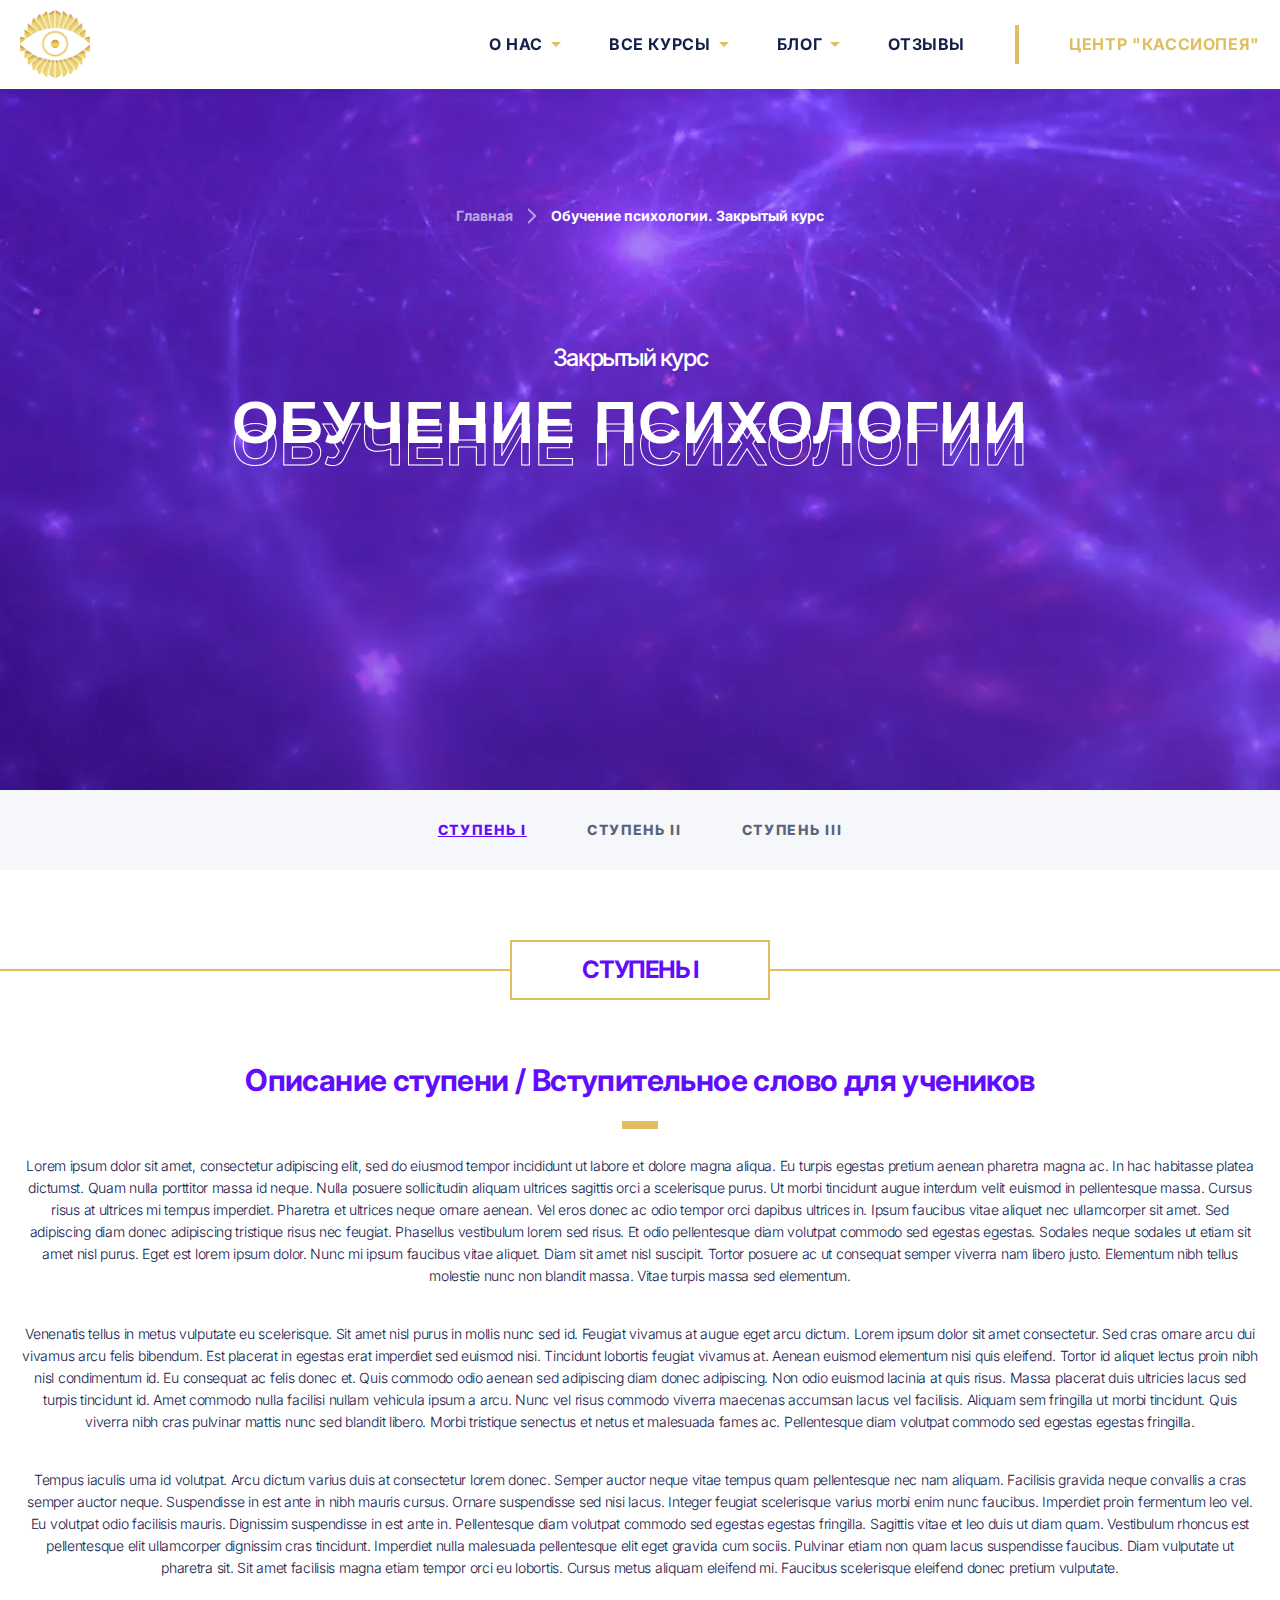
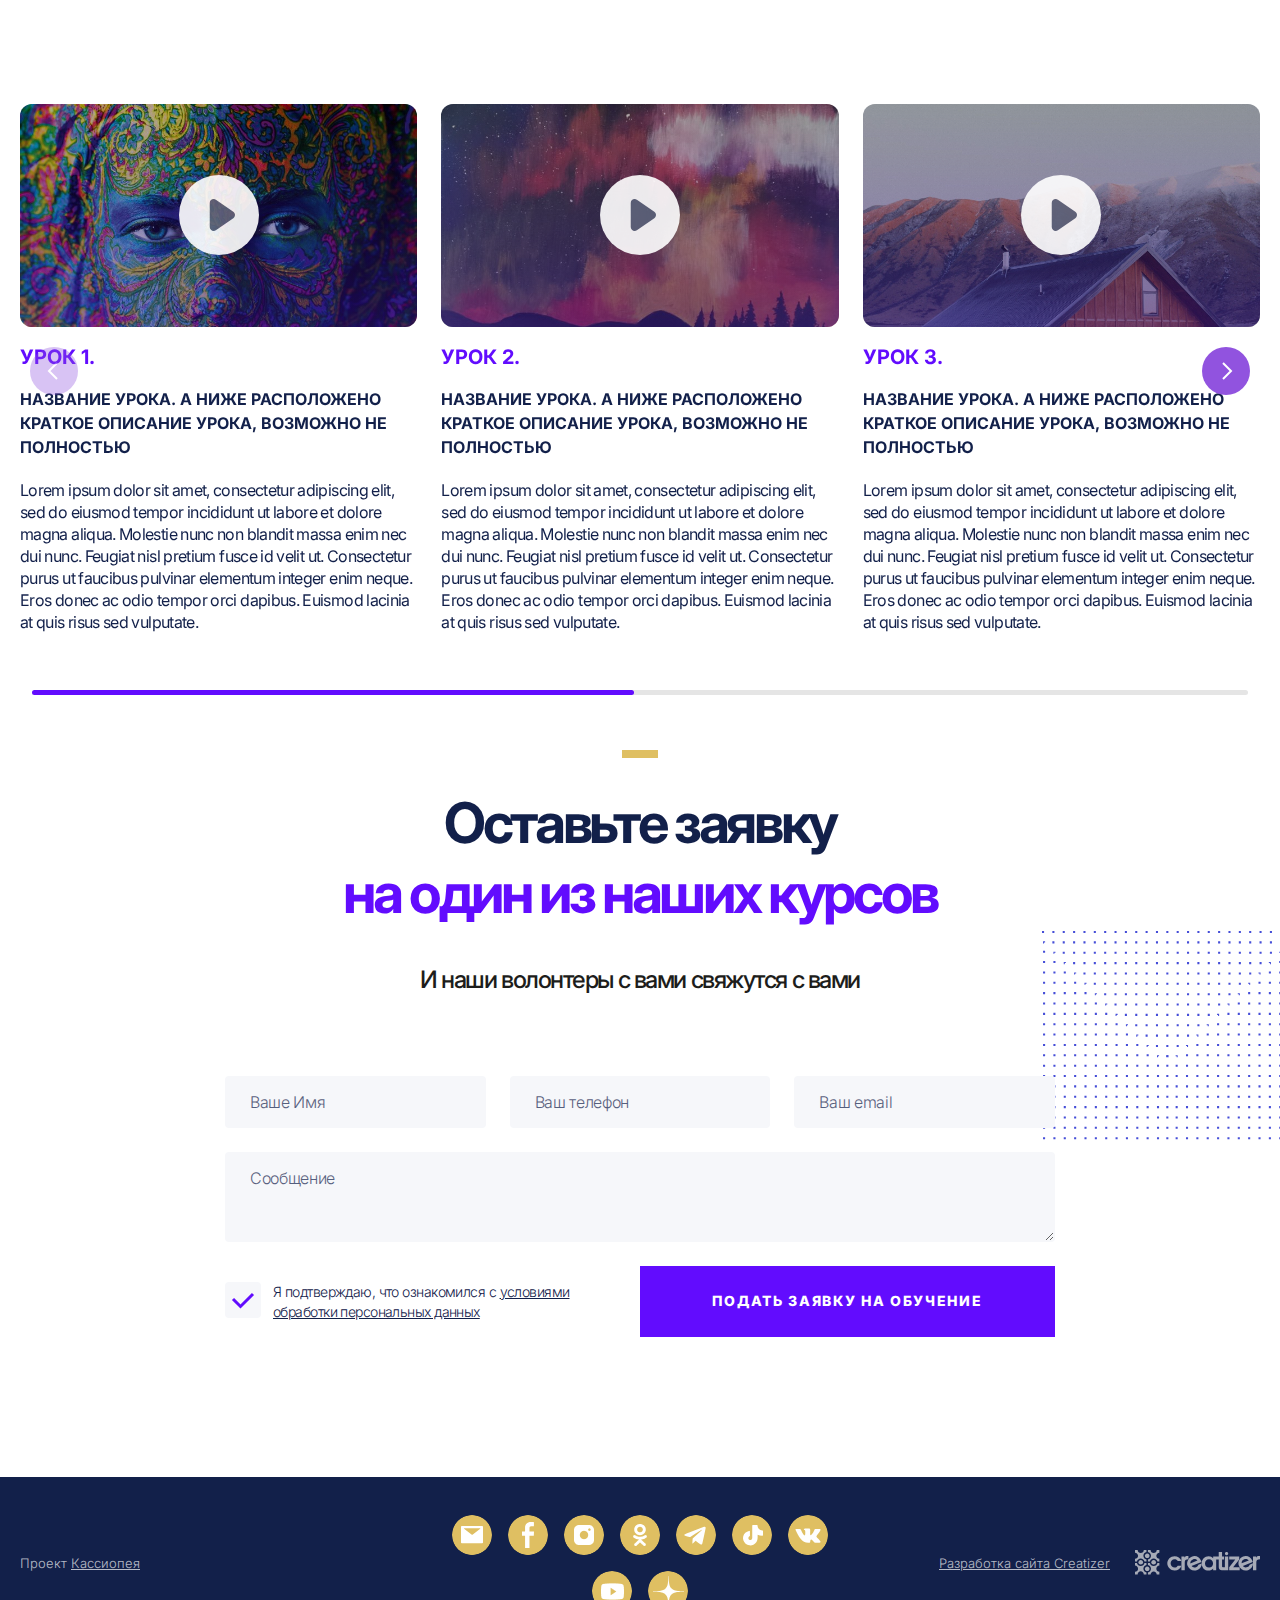
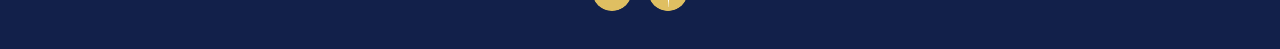
<file: private.html>
<!DOCTYPE html>
<html lang="ru">
  <head>
    <meta charset="UTF-8">
    <meta http-equiv="X-UA-Compatible" content="IE=edge">
    <meta name="viewport" content="width=device-width, initial-scale=1.0">
    <meta name="description" content="">
    <meta name="keywords" content=""><link rel="apple-touch-icon" sizes="72x72" href="template/images/apple-touch-icon.png">
<link rel="icon" type="image/png" sizes="32x32" href="template/images/favicon-32x32.png">
<link rel="icon" type="image/png" sizes="16x16" href="template/images/favicon-16x16.png">
<link rel="manifest" href="template/images/site.webmanifest">
<link rel="mask-icon" href="template/images/safari-pinned-tab.svg" color="#5bbad5">
<meta name="msapplication-TileColor" content="#192954">
<meta name="theme-color" content="#192954">
<link rel="preconnect" href="https://fonts.googleapis.com">
<link rel="preconnect" href="https://fonts.gstatic.com" crossorigin>
<link href="https://fonts.googleapis.com/css2?family=Inter:wght@300;400;500;700;800&display=swap" rel="stylesheet">
<link rel="stylesheet" href="https://unpkg.com/swiper@8/swiper-bundle.min.css"/>
    <link rel="stylesheet" href="template/styles/style.css">
    <title>Mental Healing - Закрытый курс</title>
  </head>
  <body>
    <div class="wrapper" id="top">
      <header class="header header--white lock-padding">
        <div class="header__container container"> 
          <div class="header__body"> <a class="header__logo logo" href="index.html"><img src="template/images/logo.png" alt=""></a>
            <nav class="header__menu menu"> 
              <ul class="menu__list"> 
                <li><a class="menu__link" href="#">О нас</a><span class="menu__arrow"> </span>
                  <ul class="menu__sub-list">
                    <li><a class="menu__sub-link" href="index.html#about">Ведущие специалисты</a></li>
                    <li><a class="menu__sub-link" href="index.html#mission">Миссия</a></li>
                    <li><a class="menu__sub-link" href="index.html#activities">Все курсы</a></li>
                    <li><a class="menu__sub-link" href="index.html#conditions">Условия обучения</a></li>
                  </ul>
                </li>
                <li><a class="menu__link" href="#">Все курсы</a><span class="menu__arrow"> </span>
                  <ul class="menu__sub-list">
                    <li><a class="menu__sub-link" href="#">Как проходит обучение</a></li>
                    <li><a class="menu__sub-link" href="#">Онлайн-факультативы</a></li>
                    <li><a class="menu__sub-link" href="#">Очный курс в Воронеже</a></li>
                  </ul>
                </li>
                <li><a class="menu__link" href="#">Блог</a><span class="menu__arrow"> </span>
                  <ul class="menu__sub-list">
                    <li><a class="menu__sub-link" href="#">Творчество участников</a></li>
                    <li><a class="menu__sub-link" href="#">Фотогалерея</a></li>
                    <li><a class="menu__sub-link" href="#">Видеогалерея</a></li>
                    <li><a class="menu__sub-link" href="#">Статьи</a></li>
                    <li><a class="menu__sub-link" href="#">География участников</a></li>
                  </ul>
                </li>
                <li><a class="menu__link" href="#">Отзывы</a></li>
              </ul><a class="menu__parent" href="https://cassiopeia.center/" target="_blank">Центр "Кассиопея"</a>
            </nav>
            <div class="header__burger"> <span></span></div>
          </div>
        </div>
      </header>
      <main class="main"> 
        <section class="bar bar--private">
          <div class="bar__container container"> 
            <div class="bar__body"> 
              <ul class="bar__breadcrumbs breadcrumbs">
                <li><a href="index.html">Главная</a></li>
                <li><span>Обучение психологии. Закрытый курс</span></li>
              </ul>
              <div class="bar__bottom">
                <div class="bar__heading">
                  <div class="bar__caption">Закрытый курс</div>
                  <h1 class="bar__subtitle subtitle" data-duplicate>Обучение психологии</h1>
                </div>
              </div>
            </div>
          </div>
        </section>
        <section class="private">
          <div class="private__body"> 
            <div class="private__tabs tabs">
              <div class="tabs__triggers">
                <div class="tabs__container container">
                  <div class="tabs__triggers-wrap"><a class="tabs__trigger" href="#deg01">Ступень I</a><a class="tabs__trigger" href="#deg02">Ступень II</a><a class="tabs__trigger" href="#deg03">Ступень III</a></div>
                </div>
              </div>
              <div class="tabs__container container">
                <div class="tabs__content"> 
                  <div class="tabs__item tab" id="deg01">
                    <div class="tab__caption-wrap">
                      <div class="tab__caption">Ступень I</div>
                    </div>
                    <h2 class="tab__title">Описание ступени / Вступительное слово для учеников</h2>
                    <div class="tab__text"> 
                      <p>Lorem ipsum dolor sit amet, consectetur adipiscing elit, sed do eiusmod tempor incididunt ut labore et dolore magna aliqua. Eu turpis egestas pretium aenean pharetra magna ac. In hac habitasse platea dictumst. Quam nulla porttitor massa id neque. Nulla posuere sollicitudin aliquam ultrices sagittis orci a scelerisque purus. Ut morbi tincidunt augue interdum velit euismod in pellentesque massa. Cursus risus at ultrices mi tempus imperdiet. Pharetra et ultrices neque ornare aenean. Vel eros donec ac odio tempor orci dapibus ultrices in. Ipsum faucibus vitae aliquet nec ullamcorper sit amet. Sed adipiscing diam donec adipiscing tristique risus nec feugiat. Phasellus vestibulum lorem sed risus. Et odio pellentesque diam volutpat commodo sed egestas egestas. Sodales neque sodales ut etiam sit amet nisl purus. Eget est lorem ipsum dolor. Nunc mi ipsum faucibus vitae aliquet. Diam sit amet nisl suscipit. Tortor posuere ac ut consequat semper viverra nam libero justo. Elementum nibh tellus molestie nunc non blandit massa. Vitae turpis massa sed elementum.</p>
                      <p>Venenatis tellus in metus vulputate eu scelerisque. Sit amet nisl purus in mollis nunc sed id. Feugiat vivamus at augue eget arcu dictum. Lorem ipsum dolor sit amet consectetur. Sed cras ornare arcu dui vivamus arcu felis bibendum. Est placerat in egestas erat imperdiet sed euismod nisi. Tincidunt lobortis feugiat vivamus at. Aenean euismod elementum nisi quis eleifend. Tortor id aliquet lectus proin nibh nisl condimentum id. Eu consequat ac felis donec et. Quis commodo odio aenean sed adipiscing diam donec adipiscing. Non odio euismod lacinia at quis risus. Massa placerat duis ultricies lacus sed turpis tincidunt id. Amet commodo nulla facilisi nullam vehicula ipsum a arcu. Nunc vel risus commodo viverra maecenas accumsan lacus vel facilisis. Aliquam sem fringilla ut morbi tincidunt. Quis viverra nibh cras pulvinar mattis nunc sed blandit libero. Morbi tristique senectus et netus et malesuada fames ac. Pellentesque diam volutpat commodo sed egestas egestas fringilla.</p>
                      <p>Tempus iaculis urna id volutpat. Arcu dictum varius duis at consectetur lorem donec. Semper auctor neque vitae tempus quam pellentesque nec nam aliquam. Facilisis gravida neque convallis a cras semper auctor neque. Suspendisse in est ante in nibh mauris cursus. Ornare suspendisse sed nisi lacus. Integer feugiat scelerisque varius morbi enim nunc faucibus. Imperdiet proin fermentum leo vel. Eu volutpat odio facilisis mauris. Dignissim suspendisse in est ante in. Pellentesque diam volutpat commodo sed egestas egestas fringilla. Sagittis vitae et leo duis ut diam quam. Vestibulum rhoncus est pellentesque elit ullamcorper dignissim cras tincidunt. Imperdiet nulla malesuada pellentesque elit eget gravida cum sociis. Pulvinar etiam non quam lacus suspendisse faucibus. Diam vulputate ut pharetra sit. Sit amet facilisis magna etiam tempor orci eu lobortis. Cursus metus aliquam eleifend mi. Faucibus scelerisque eleifend donec pretium vulputate.</p>
                    </div>
                    <div class="tab__slider swiper">
                      <ul class="tab__list swiper-wrapper"> 
                        <li class="tab__item swiper-slide"><a class="tab__link link popup-link" href="#popup-lock">
                            <div class="link__image"> <img src="template/images/img01.jpg" alt="">
                              <div class="link__cover"> <img src="template/images/play-btn.svg" alt=""></div>
                              <div class="link__back"></div>
                            </div>
                            <div class="link__lesson">Урок 1.</div>
                            <div class="link__title">название урока. а ниже расположено краткое описание урока, возможно не полностью</div>
                            <div class="link__description">Lorem ipsum dolor sit amet, consectetur adipiscing elit, sed do eiusmod tempor incididunt ut labore et dolore magna aliqua. Molestie nunc non blandit massa enim nec dui nunc. Feugiat nisl pretium fusce id velit ut. Consectetur purus ut faucibus pulvinar elementum integer enim neque. Eros donec ac odio tempor orci dapibus. Euismod lacinia at quis risus sed vulputate.</div></a></li>
                        <li class="tab__item swiper-slide"> <a class="tab__link link popup-link" href="#popup-lock">
                            <div class="link__image"> <img src="template/images/img02.jpg" alt="">
                              <div class="link__cover"> <img src="template/images/play-btn.svg" alt=""></div>
                              <div class="link__back"></div>
                            </div>
                            <div class="link__lesson">Урок 2.</div>
                            <div class="link__title">название урока. а ниже расположено краткое описание урока, возможно не полностью</div>
                            <div class="link__description">Lorem ipsum dolor sit amet, consectetur adipiscing elit, sed do eiusmod tempor incididunt ut labore et dolore magna aliqua. Molestie nunc non blandit massa enim nec dui nunc. Feugiat nisl pretium fusce id velit ut. Consectetur purus ut faucibus pulvinar elementum integer enim neque. Eros donec ac odio tempor orci dapibus. Euismod lacinia at quis risus sed vulputate.</div></a></li>
                        <li class="tab__item swiper-slide"> <a class="tab__link link popup-link" href="#popup-lock">
                            <div class="link__image"> <img src="template/images/img03.jpg" alt="">
                              <div class="link__cover"> <img src="template/images/play-btn.svg" alt=""></div>
                              <div class="link__back"></div>
                            </div>
                            <div class="link__lesson">Урок 3.</div>
                            <div class="link__title">название урока. а ниже расположено краткое описание урока, возможно не полностью</div>
                            <div class="link__description">Lorem ipsum dolor sit amet, consectetur adipiscing elit, sed do eiusmod tempor incididunt ut labore et dolore magna aliqua. Molestie nunc non blandit massa enim nec dui nunc. Feugiat nisl pretium fusce id velit ut. Consectetur purus ut faucibus pulvinar elementum integer enim neque. Eros donec ac odio tempor orci dapibus. Euismod lacinia at quis risus sed vulputate.</div></a></li>
                        <li class="tab__item swiper-slide"> <a class="tab__link link popup-link" href="#popup-lock">
                            <div class="link__image"> <img src="template/images/img04.jpg" alt="">
                              <div class="link__cover"> <img src="template/images/play-btn.svg" alt=""></div>
                              <div class="link__back"></div>
                            </div>
                            <div class="link__lesson">Урок 4.</div>
                            <div class="link__title">название урока. а ниже расположено краткое описание урока, возможно не полностью</div>
                            <div class="link__description">Lorem ipsum dolor sit amet, consectetur adipiscing elit, sed do eiusmod tempor incididunt ut labore et dolore magna aliqua. Molestie nunc non blandit massa enim nec dui nunc. Feugiat nisl pretium fusce id velit ut. Consectetur purus ut faucibus pulvinar elementum integer enim neque. Eros donec ac odio tempor orci dapibus. Euismod lacinia at quis risus sed vulputate.</div></a></li>
                        <li class="tab__item swiper-slide"> <a class="tab__link link popup-link" href="#popup-lock">
                            <div class="link__image"> <img src="template/images/img01.jpg" alt="">
                              <div class="link__cover"> <img src="template/images/play-btn.svg" alt=""></div>
                              <div class="link__back"></div>
                            </div>
                            <div class="link__lesson">Урок 5.</div>
                            <div class="link__title">название урока. а ниже расположено краткое описание урока, возможно не полностью</div>
                            <div class="link__description">Lorem ipsum dolor sit amet, consectetur adipiscing elit, sed do eiusmod tempor incididunt ut labore et dolore magna aliqua. Molestie nunc non blandit massa enim nec dui nunc. Feugiat nisl pretium fusce id velit ut. Consectetur purus ut faucibus pulvinar elementum integer enim neque. Eros donec ac odio tempor orci dapibus. Euismod lacinia at quis risus sed vulputate.</div></a></li>
                        <li class="tab__item swiper-slide"> <a class="tab__link link popup-link" href="#popup-lock">
                            <div class="link__image"> <img src="template/images/img02.jpg" alt="">
                              <div class="link__cover"> <img src="template/images/play-btn.svg" alt=""></div>
                              <div class="link__back"></div>
                            </div>
                            <div class="link__lesson">Урок 6.</div>
                            <div class="link__title">название урока. а ниже расположено краткое описание урока, возможно не полностью</div>
                            <div class="link__description">Lorem ipsum dolor sit amet, consectetur adipiscing elit, sed do eiusmod tempor incididunt ut labore et dolore magna aliqua. Molestie nunc non blandit massa enim nec dui nunc. Feugiat nisl pretium fusce id velit ut. Consectetur purus ut faucibus pulvinar elementum integer enim neque. Eros donec ac odio tempor orci dapibus. Euismod lacinia at quis risus sed vulputate.</div></a></li>
                      </ul>
                      <div class="swiper-button-prev"></div>
                      <div class="swiper-button-next"></div>
                      <div class="swiper-scrollbar"></div>
                    </div>
                  </div>
                  <div class="tabs__item tab" id="deg02">
                    <div class="tab__caption-wrap">
                      <div class="tab__caption">Ступень II</div>
                    </div>
                    <h2 class="tab__title">Описание ступени / Вступительное слово для учеников</h2>
                    <div class="tab__text"> 
                      <p>Lorem ipsum dolor sit amet, consectetur adipiscing elit, sed do eiusmod tempor incididunt ut labore et dolore magna aliqua. Eu turpis egestas pretium aenean pharetra magna ac. In hac habitasse platea dictumst. Quam nulla porttitor massa id neque. Nulla posuere sollicitudin aliquam ultrices sagittis orci a scelerisque purus. Ut morbi tincidunt augue interdum velit euismod in pellentesque massa. Cursus risus at ultrices mi tempus imperdiet. Pharetra et ultrices neque ornare aenean. Vel eros donec ac odio tempor orci dapibus ultrices in. Ipsum faucibus vitae aliquet nec ullamcorper sit amet. Sed adipiscing diam donec adipiscing tristique risus nec feugiat. Phasellus vestibulum lorem sed risus. Et odio pellentesque diam volutpat commodo sed egestas egestas. Sodales neque sodales ut etiam sit amet nisl purus. Eget est lorem ipsum dolor. Nunc mi ipsum faucibus vitae aliquet. Diam sit amet nisl suscipit. Tortor posuere ac ut consequat semper viverra nam libero justo. Elementum nibh tellus molestie nunc non blandit massa. Vitae turpis massa sed elementum.</p>
                      <p>Venenatis tellus in metus vulputate eu scelerisque. Sit amet nisl purus in mollis nunc sed id. Feugiat vivamus at augue eget arcu dictum. Lorem ipsum dolor sit amet consectetur. Sed cras ornare arcu dui vivamus arcu felis bibendum. Est placerat in egestas erat imperdiet sed euismod nisi. Tincidunt lobortis feugiat vivamus at. Aenean euismod elementum nisi quis eleifend. Tortor id aliquet lectus proin nibh nisl condimentum id. Eu consequat ac felis donec et. Quis commodo odio aenean sed adipiscing diam donec adipiscing. Non odio euismod lacinia at quis risus. Massa placerat duis ultricies lacus sed turpis tincidunt id. Amet commodo nulla facilisi nullam vehicula ipsum a arcu. Nunc vel risus commodo viverra maecenas accumsan lacus vel facilisis. Aliquam sem fringilla ut morbi tincidunt. Quis viverra nibh cras pulvinar mattis nunc sed blandit libero. Morbi tristique senectus et netus et malesuada fames ac. Pellentesque diam volutpat commodo sed egestas egestas fringilla.</p>
                      <p>Tempus iaculis urna id volutpat. Arcu dictum varius duis at consectetur lorem donec. Semper auctor neque vitae tempus quam pellentesque nec nam aliquam. Facilisis gravida neque convallis a cras semper auctor neque. Suspendisse in est ante in nibh mauris cursus. Ornare suspendisse sed nisi lacus. Integer feugiat scelerisque varius morbi enim nunc faucibus. Imperdiet proin fermentum leo vel. Eu volutpat odio facilisis mauris. Dignissim suspendisse in est ante in. Pellentesque diam volutpat commodo sed egestas egestas fringilla. Sagittis vitae et leo duis ut diam quam. Vestibulum rhoncus est pellentesque elit ullamcorper dignissim cras tincidunt. Imperdiet nulla malesuada pellentesque elit eget gravida cum sociis. Pulvinar etiam non quam lacus suspendisse faucibus. Diam vulputate ut pharetra sit. Sit amet facilisis magna etiam tempor orci eu lobortis. Cursus metus aliquam eleifend mi. Faucibus scelerisque eleifend donec pretium vulputate.</p>
                    </div>
                    <div class="tab__slider swiper">
                      <ul class="tab__list swiper-wrapper"> 
                        <li class="tab__item swiper-slide"><a class="tab__link link popup-link" href="#popup-lock">
                            <div class="link__image"> <img src="template/images/img01.jpg" alt="">
                              <div class="link__cover"> <img src="template/images/play-btn.svg" alt=""></div>
                              <div class="link__back"></div>
                            </div>
                            <div class="link__lesson">Урок 1.</div>
                            <div class="link__title">название урока. а ниже расположено краткое описание урока, возможно не полностью</div>
                            <div class="link__description">Lorem ipsum dolor sit amet, consectetur adipiscing elit, sed do eiusmod tempor incididunt ut labore et dolore magna aliqua. Molestie nunc non blandit massa enim nec dui nunc. Feugiat nisl pretium fusce id velit ut. Consectetur purus ut faucibus pulvinar elementum integer enim neque. Eros donec ac odio tempor orci dapibus. Euismod lacinia at quis risus sed vulputate.</div></a></li>
                        <li class="tab__item swiper-slide"> <a class="tab__link link popup-link" href="#popup-lock">
                            <div class="link__image"> <img src="template/images/img02.jpg" alt="">
                              <div class="link__cover"> <img src="template/images/play-btn.svg" alt=""></div>
                              <div class="link__back"></div>
                            </div>
                            <div class="link__lesson">Урок 2.</div>
                            <div class="link__title">название урока. а ниже расположено краткое описание урока, возможно не полностью</div>
                            <div class="link__description">Lorem ipsum dolor sit amet, consectetur adipiscing elit, sed do eiusmod tempor incididunt ut labore et dolore magna aliqua. Molestie nunc non blandit massa enim nec dui nunc. Feugiat nisl pretium fusce id velit ut. Consectetur purus ut faucibus pulvinar elementum integer enim neque. Eros donec ac odio tempor orci dapibus. Euismod lacinia at quis risus sed vulputate.</div></a></li>
                        <li class="tab__item swiper-slide"> <a class="tab__link link popup-link" href="#popup-lock">
                            <div class="link__image"> <img src="template/images/img03.jpg" alt="">
                              <div class="link__cover"> <img src="template/images/play-btn.svg" alt=""></div>
                              <div class="link__back"></div>
                            </div>
                            <div class="link__lesson">Урок 3.</div>
                            <div class="link__title">название урока. а ниже расположено краткое описание урока, возможно не полностью</div>
                            <div class="link__description">Lorem ipsum dolor sit amet, consectetur adipiscing elit, sed do eiusmod tempor incididunt ut labore et dolore magna aliqua. Molestie nunc non blandit massa enim nec dui nunc. Feugiat nisl pretium fusce id velit ut. Consectetur purus ut faucibus pulvinar elementum integer enim neque. Eros donec ac odio tempor orci dapibus. Euismod lacinia at quis risus sed vulputate.</div></a></li>
                        <li class="tab__item swiper-slide"> <a class="tab__link link popup-link" href="#popup-lock">
                            <div class="link__image"> <img src="template/images/img04.jpg" alt="">
                              <div class="link__cover"> <img src="template/images/play-btn.svg" alt=""></div>
                              <div class="link__back"></div>
                            </div>
                            <div class="link__lesson">Урок 4.</div>
                            <div class="link__title">название урока. а ниже расположено краткое описание урока, возможно не полностью</div>
                            <div class="link__description">Lorem ipsum dolor sit amet, consectetur adipiscing elit, sed do eiusmod tempor incididunt ut labore et dolore magna aliqua. Molestie nunc non blandit massa enim nec dui nunc. Feugiat nisl pretium fusce id velit ut. Consectetur purus ut faucibus pulvinar elementum integer enim neque. Eros donec ac odio tempor orci dapibus. Euismod lacinia at quis risus sed vulputate.</div></a></li>
                        <li class="tab__item swiper-slide"> <a class="tab__link link popup-link" href="#popup-lock">
                            <div class="link__image"> <img src="template/images/img01.jpg" alt="">
                              <div class="link__cover"> <img src="template/images/play-btn.svg" alt=""></div>
                              <div class="link__back"></div>
                            </div>
                            <div class="link__lesson">Урок 5.</div>
                            <div class="link__title">название урока. а ниже расположено краткое описание урока, возможно не полностью</div>
                            <div class="link__description">Lorem ipsum dolor sit amet, consectetur adipiscing elit, sed do eiusmod tempor incididunt ut labore et dolore magna aliqua. Molestie nunc non blandit massa enim nec dui nunc. Feugiat nisl pretium fusce id velit ut. Consectetur purus ut faucibus pulvinar elementum integer enim neque. Eros donec ac odio tempor orci dapibus. Euismod lacinia at quis risus sed vulputate.</div></a></li>
                        <li class="tab__item swiper-slide"> <a class="tab__link link popup-link" href="#popup-lock">
                            <div class="link__image"> <img src="template/images/img02.jpg" alt="">
                              <div class="link__cover"> <img src="template/images/play-btn.svg" alt=""></div>
                              <div class="link__back"></div>
                            </div>
                            <div class="link__lesson">Урок 6.</div>
                            <div class="link__title">название урока. а ниже расположено краткое описание урока, возможно не полностью</div>
                            <div class="link__description">Lorem ipsum dolor sit amet, consectetur adipiscing elit, sed do eiusmod tempor incididunt ut labore et dolore magna aliqua. Molestie nunc non blandit massa enim nec dui nunc. Feugiat nisl pretium fusce id velit ut. Consectetur purus ut faucibus pulvinar elementum integer enim neque. Eros donec ac odio tempor orci dapibus. Euismod lacinia at quis risus sed vulputate.</div></a></li>
                      </ul>
                      <div class="swiper-button-prev"></div>
                      <div class="swiper-button-next"></div>
                      <div class="swiper-scrollbar"></div>
                    </div>
                  </div>
                  <div class="tabs__item tab" id="deg03">
                    <div class="tab__caption-wrap">
                      <div class="tab__caption">Ступень III</div>
                    </div>
                    <h2 class="tab__title">Описание ступени / Вступительное слово для учеников</h2>
                    <div class="tab__text"> 
                      <p>Lorem ipsum dolor sit amet, consectetur adipiscing elit, sed do eiusmod tempor incididunt ut labore et dolore magna aliqua. Eu turpis egestas pretium aenean pharetra magna ac. In hac habitasse platea dictumst. Quam nulla porttitor massa id neque. Nulla posuere sollicitudin aliquam ultrices sagittis orci a scelerisque purus. Ut morbi tincidunt augue interdum velit euismod in pellentesque massa. Cursus risus at ultrices mi tempus imperdiet. Pharetra et ultrices neque ornare aenean. Vel eros donec ac odio tempor orci dapibus ultrices in. Ipsum faucibus vitae aliquet nec ullamcorper sit amet. Sed adipiscing diam donec adipiscing tristique risus nec feugiat. Phasellus vestibulum lorem sed risus. Et odio pellentesque diam volutpat commodo sed egestas egestas. Sodales neque sodales ut etiam sit amet nisl purus. Eget est lorem ipsum dolor. Nunc mi ipsum faucibus vitae aliquet. Diam sit amet nisl suscipit. Tortor posuere ac ut consequat semper viverra nam libero justo. Elementum nibh tellus molestie nunc non blandit massa. Vitae turpis massa sed elementum.</p>
                      <p>Venenatis tellus in metus vulputate eu scelerisque. Sit amet nisl purus in mollis nunc sed id. Feugiat vivamus at augue eget arcu dictum. Lorem ipsum dolor sit amet consectetur. Sed cras ornare arcu dui vivamus arcu felis bibendum. Est placerat in egestas erat imperdiet sed euismod nisi. Tincidunt lobortis feugiat vivamus at. Aenean euismod elementum nisi quis eleifend. Tortor id aliquet lectus proin nibh nisl condimentum id. Eu consequat ac felis donec et. Quis commodo odio aenean sed adipiscing diam donec adipiscing. Non odio euismod lacinia at quis risus. Massa placerat duis ultricies lacus sed turpis tincidunt id. Amet commodo nulla facilisi nullam vehicula ipsum a arcu. Nunc vel risus commodo viverra maecenas accumsan lacus vel facilisis. Aliquam sem fringilla ut morbi tincidunt. Quis viverra nibh cras pulvinar mattis nunc sed blandit libero. Morbi tristique senectus et netus et malesuada fames ac. Pellentesque diam volutpat commodo sed egestas egestas fringilla.</p>
                      <p>Tempus iaculis urna id volutpat. Arcu dictum varius duis at consectetur lorem donec. Semper auctor neque vitae tempus quam pellentesque nec nam aliquam. Facilisis gravida neque convallis a cras semper auctor neque. Suspendisse in est ante in nibh mauris cursus. Ornare suspendisse sed nisi lacus. Integer feugiat scelerisque varius morbi enim nunc faucibus. Imperdiet proin fermentum leo vel. Eu volutpat odio facilisis mauris. Dignissim suspendisse in est ante in. Pellentesque diam volutpat commodo sed egestas egestas fringilla. Sagittis vitae et leo duis ut diam quam. Vestibulum rhoncus est pellentesque elit ullamcorper dignissim cras tincidunt. Imperdiet nulla malesuada pellentesque elit eget gravida cum sociis. Pulvinar etiam non quam lacus suspendisse faucibus. Diam vulputate ut pharetra sit. Sit amet facilisis magna etiam tempor orci eu lobortis. Cursus metus aliquam eleifend mi. Faucibus scelerisque eleifend donec pretium vulputate.</p>
                    </div>
                    <div class="tab__slider swiper">
                      <ul class="tab__list swiper-wrapper"> 
                        <li class="tab__item swiper-slide"><a class="tab__link link popup-link" href="#popup-lock">
                            <div class="link__image"> <img src="template/images/img01.jpg" alt="">
                              <div class="link__cover"> <img src="template/images/play-btn.svg" alt=""></div>
                              <div class="link__back"></div>
                            </div>
                            <div class="link__lesson">Урок 1.</div>
                            <div class="link__title">название урока. а ниже расположено краткое описание урока, возможно не полностью</div>
                            <div class="link__description">Lorem ipsum dolor sit amet, consectetur adipiscing elit, sed do eiusmod tempor incididunt ut labore et dolore magna aliqua. Molestie nunc non blandit massa enim nec dui nunc. Feugiat nisl pretium fusce id velit ut. Consectetur purus ut faucibus pulvinar elementum integer enim neque. Eros donec ac odio tempor orci dapibus. Euismod lacinia at quis risus sed vulputate.</div></a></li>
                        <li class="tab__item swiper-slide"> <a class="tab__link link popup-link" href="#popup-lock">
                            <div class="link__image"> <img src="template/images/img02.jpg" alt="">
                              <div class="link__cover"> <img src="template/images/play-btn.svg" alt=""></div>
                              <div class="link__back"></div>
                            </div>
                            <div class="link__lesson">Урок 2.</div>
                            <div class="link__title">название урока. а ниже расположено краткое описание урока, возможно не полностью</div>
                            <div class="link__description">Lorem ipsum dolor sit amet, consectetur adipiscing elit, sed do eiusmod tempor incididunt ut labore et dolore magna aliqua. Molestie nunc non blandit massa enim nec dui nunc. Feugiat nisl pretium fusce id velit ut. Consectetur purus ut faucibus pulvinar elementum integer enim neque. Eros donec ac odio tempor orci dapibus. Euismod lacinia at quis risus sed vulputate.</div></a></li>
                        <li class="tab__item swiper-slide"> <a class="tab__link link popup-link" href="#popup-lock">
                            <div class="link__image"> <img src="template/images/img03.jpg" alt="">
                              <div class="link__cover"> <img src="template/images/play-btn.svg" alt=""></div>
                              <div class="link__back"></div>
                            </div>
                            <div class="link__lesson">Урок 3.</div>
                            <div class="link__title">название урока. а ниже расположено краткое описание урока, возможно не полностью</div>
                            <div class="link__description">Lorem ipsum dolor sit amet, consectetur adipiscing elit, sed do eiusmod tempor incididunt ut labore et dolore magna aliqua. Molestie nunc non blandit massa enim nec dui nunc. Feugiat nisl pretium fusce id velit ut. Consectetur purus ut faucibus pulvinar elementum integer enim neque. Eros donec ac odio tempor orci dapibus. Euismod lacinia at quis risus sed vulputate.</div></a></li>
                        <li class="tab__item swiper-slide"> <a class="tab__link link popup-link" href="#popup-lock">
                            <div class="link__image"> <img src="template/images/img04.jpg" alt="">
                              <div class="link__cover"> <img src="template/images/play-btn.svg" alt=""></div>
                              <div class="link__back"></div>
                            </div>
                            <div class="link__lesson">Урок 4.</div>
                            <div class="link__title">название урока. а ниже расположено краткое описание урока, возможно не полностью</div>
                            <div class="link__description">Lorem ipsum dolor sit amet, consectetur adipiscing elit, sed do eiusmod tempor incididunt ut labore et dolore magna aliqua. Molestie nunc non blandit massa enim nec dui nunc. Feugiat nisl pretium fusce id velit ut. Consectetur purus ut faucibus pulvinar elementum integer enim neque. Eros donec ac odio tempor orci dapibus. Euismod lacinia at quis risus sed vulputate.</div></a></li>
                        <li class="tab__item swiper-slide"> <a class="tab__link link popup-link" href="#popup-lock">
                            <div class="link__image"> <img src="template/images/img01.jpg" alt="">
                              <div class="link__cover"> <img src="template/images/play-btn.svg" alt=""></div>
                              <div class="link__back"></div>
                            </div>
                            <div class="link__lesson">Урок 5.</div>
                            <div class="link__title">название урока. а ниже расположено краткое описание урока, возможно не полностью</div>
                            <div class="link__description">Lorem ipsum dolor sit amet, consectetur adipiscing elit, sed do eiusmod tempor incididunt ut labore et dolore magna aliqua. Molestie nunc non blandit massa enim nec dui nunc. Feugiat nisl pretium fusce id velit ut. Consectetur purus ut faucibus pulvinar elementum integer enim neque. Eros donec ac odio tempor orci dapibus. Euismod lacinia at quis risus sed vulputate.</div></a></li>
                        <li class="tab__item swiper-slide"> <a class="tab__link link popup-link" href="#popup-lock">
                            <div class="link__image"> <img src="template/images/img02.jpg" alt="">
                              <div class="link__cover"> <img src="template/images/play-btn.svg" alt=""></div>
                              <div class="link__back"></div>
                            </div>
                            <div class="link__lesson">Урок 6.</div>
                            <div class="link__title">название урока. а ниже расположено краткое описание урока, возможно не полностью</div>
                            <div class="link__description">Lorem ipsum dolor sit amet, consectetur adipiscing elit, sed do eiusmod tempor incididunt ut labore et dolore magna aliqua. Molestie nunc non blandit massa enim nec dui nunc. Feugiat nisl pretium fusce id velit ut. Consectetur purus ut faucibus pulvinar elementum integer enim neque. Eros donec ac odio tempor orci dapibus. Euismod lacinia at quis risus sed vulputate.</div></a></li>
                      </ul>
                      <div class="swiper-button-prev"></div>
                      <div class="swiper-button-next"></div>
                      <div class="swiper-scrollbar"></div>
                    </div>
                  </div>
                </div>
              </div>
            </div>
          </div>
        </section>
        <section class="request" id="request">
          <div class="request__container container"> 
            <div class="request__body"> 
              <h2 class="request__heading heading">Оставьте заявку<span>на один из наших курсов</span></h2>
              <div class="request__text">И наши волонтеры с вами свяжутся с вами</div>
              <form class="request__form form" action="#" id="form">
                <div class="form__spinner">
                  <div class="lds-ripple">
                    <div></div>
                    <div></div>
                  </div>
                </div>
                <div class="form__alert">Заполните, пожалуйста, все обязательные поля!</div>
                <div class="form__inputs">
                  <div class="form__input-wrap">
                    <input class="form__input" type="text" placeholder="Ваше Имя" required>
                  </div>
                  <div class="form__input-wrap">
                    <input class="form__input" type="tel" placeholder="Ваш телефон" required>
                  </div>
                  <div class="form__input-wrap">
                    <input class="form__input" type="email" placeholder="Ваш email" required>
                  </div>
                </div>
                <textarea class="form__input" placeholder="Сообщение"></textarea>
                <div class="form__bottom">
                  <div class="form__checkbox checkbox"> 
                    <input class="checkbox__input" type="checkbox" checked id="agreement" name="agreement">
                    <label class="checkbox__label" for="agreement"><span>Я подтверждаю, что ознакомился с <a href="#">условиями обработки персональных данных</a></span></label>
                  </div>
                  <button class="form__btn btn btn--purple" type="submit">подать заявку <span>на обучение</span></button>
                </div>
              </form>
            </div>
          </div>
        </section>
      </main>
      <footer class="footer"> 
        <div class="footer__container container"> 
          <div class="footer__body"> 
            <div class="footer__col"> 
              <div class="footer__text">Проект <a href="https://cassiopeia.center/" target="_blank">Кассиопея</a></div>
            </div>
            <div class="footer__col">
              <div class="footer__socials nets"><a class="footer__icon nets__icon" href="mailto:mentalhealing@yandex.ru"><img src="template/images/email.svg" alt="E-mail"></a><a class="footer__icon nets__icon" href="https://www.facebook.com/" target="_blank"><img src="template/images/fb.svg" alt="Facebook"></a><a class="footer__icon nets__icon" href="https://www.instagram.com/cassiopeia_mh/" target="_blank"> <img src="template/images/instagram.png" alt="Instagram"></a><a class="footer__icon nets__icon" href="https://ok.ru/group/67288788828210" target="_blank"><img src="template/images/ok.png" alt="Одноклассники"></a><a class="footer__icon nets__icon" href="#" target="_blank"> <img src="template/images/tg.svg" alt="Telegram"></a><a class="footer__icon nets__icon" href="#" target="_blank"> <img src="template/images/tiktok.svg" alt="TikTok"></a><a class="footer__icon nets__icon" href="#" target="_blank"> <img src="template/images/vk.svg" alt="Вконтакте"></a><a class="footer__icon nets__icon" href="#" target="_blank"> <img src="template/images/youtube.png" alt="YouTube"></a><a class="footer__icon nets__icon" href="#" target="_blank"> <img src="template/images/zen.svg" alt="Яндекс.Дзен"></a></div>
            </div>
            <div class="footer__col">
              <div class="footer__dev"><a href="https://creatizer.pro/ru/" target="_blank">Разработка сайта Creatizer</a><a href="https://creatizer.pro/ru/" target="_blank"><img src="template/images/dev-logo.svg" alt=""></a></div>
            </div>
          </div>
        </div>
      </footer>
    </div>
    <div class="scroll-top-block lock-padding"><a class="scroll-top" href="#top"><img src="template/images/scroll-top-arrow.svg" alt=""></a></div>
    <section class="popup" id="popup-lock"> 
      <div class="popup__body"> 
        <div class="popup__content"> 
          <div class="popup__close close-popup"><img src="template/images/close.svg" alt=""></div>
          <div class="popup__icon"> <img src="template/images/eye.svg" alt=""></div>
          <div class="popup__restrict">Данный урок доступен только участникам курса</div><a class="popup__btn btn btn--purple" href="#request" id="to-request">Подать заявку на обучение</a>
        </div>
      </div>
    </section>
    <script src="https://unpkg.com/swiper@8/swiper-bundle.min.js"></script>
    <script src="https://code.jquery.com/jquery-3.6.0.min.js"></script>
    <script src="template/scripts/index.js"></script>
  </body>
</html>
</file>
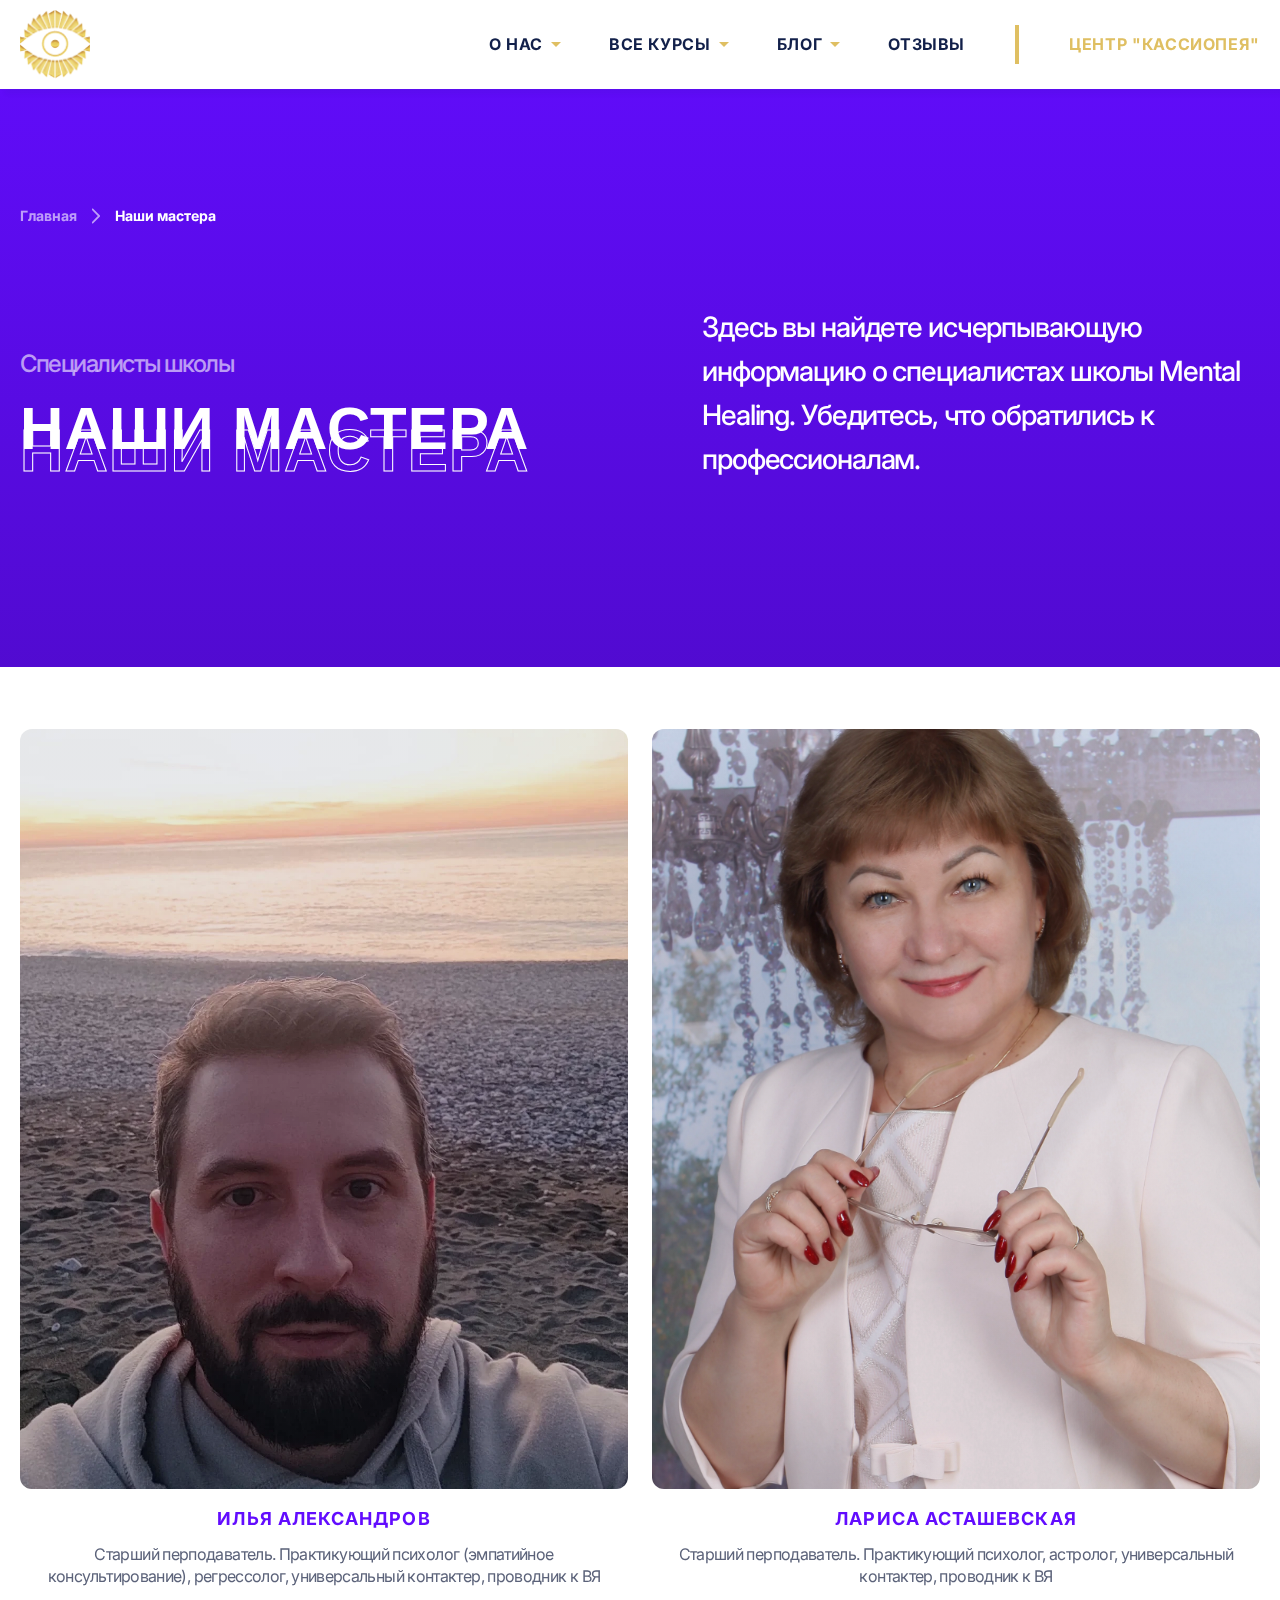
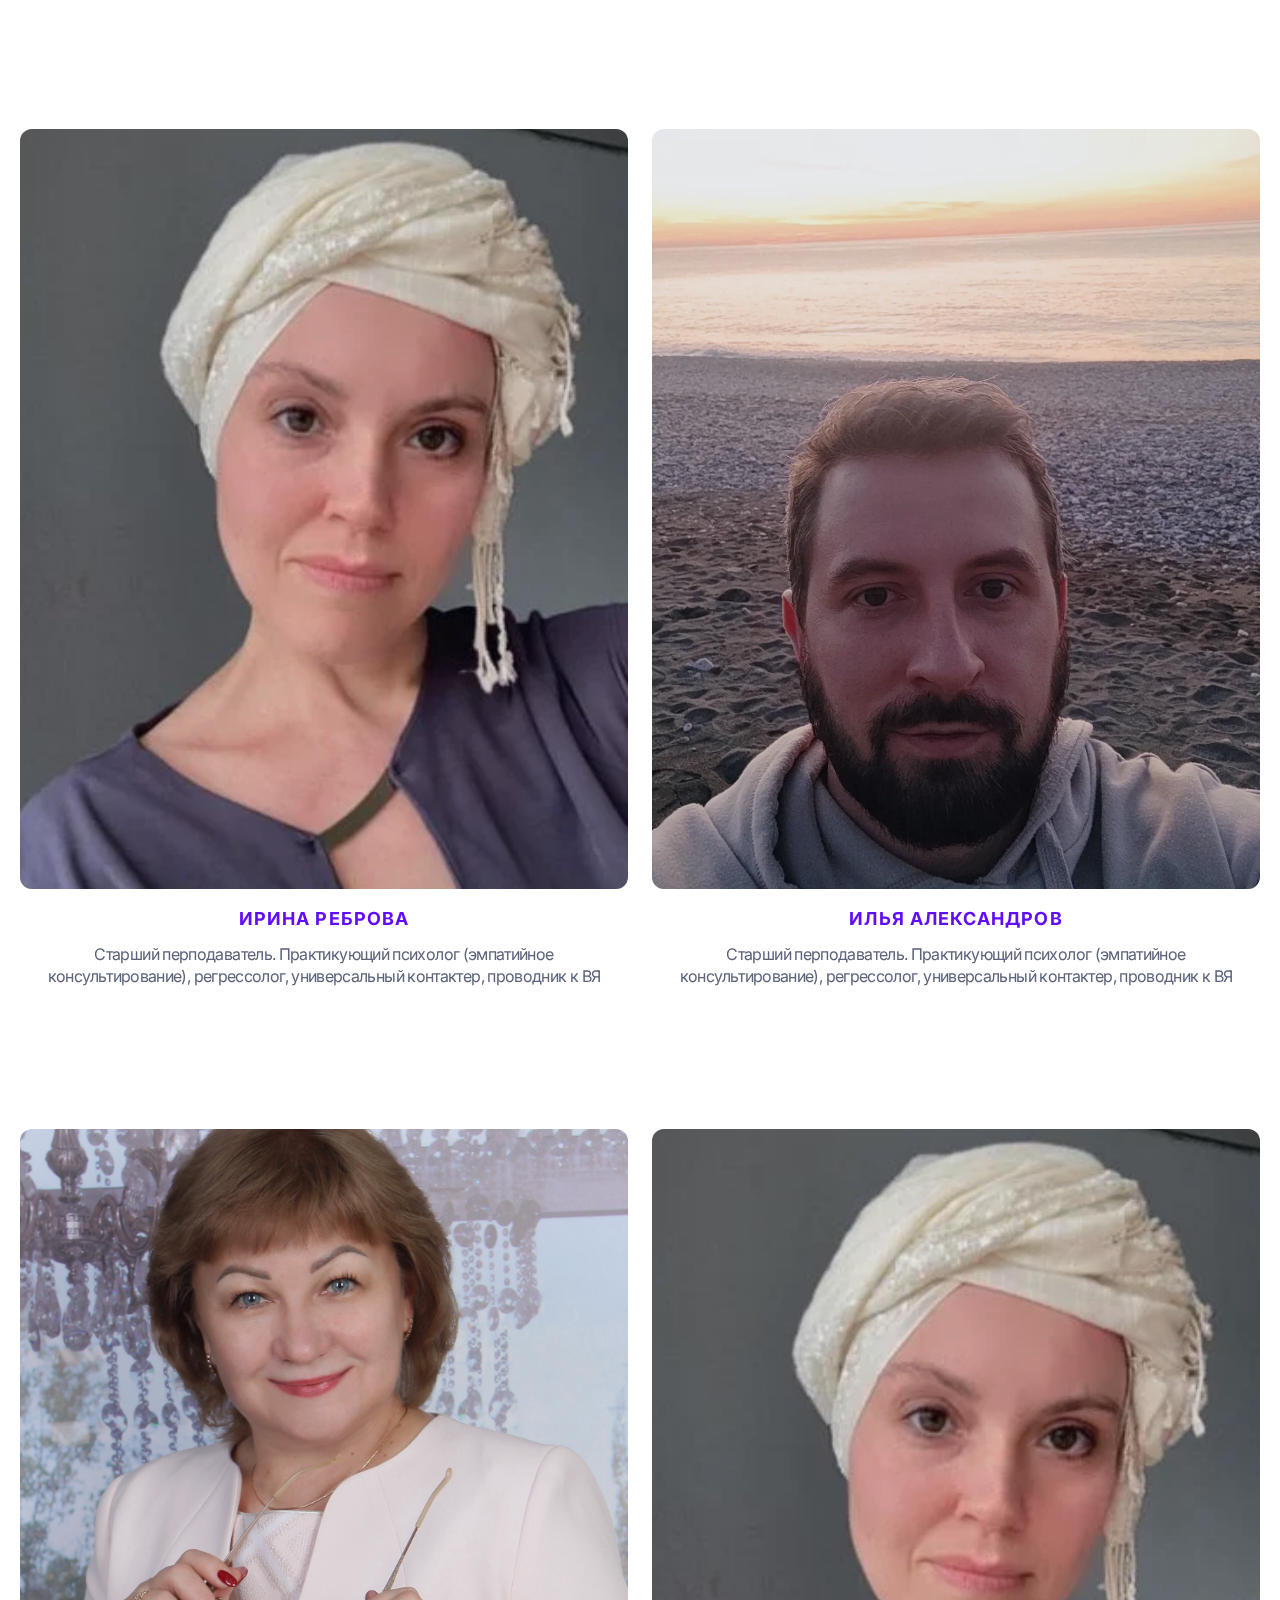
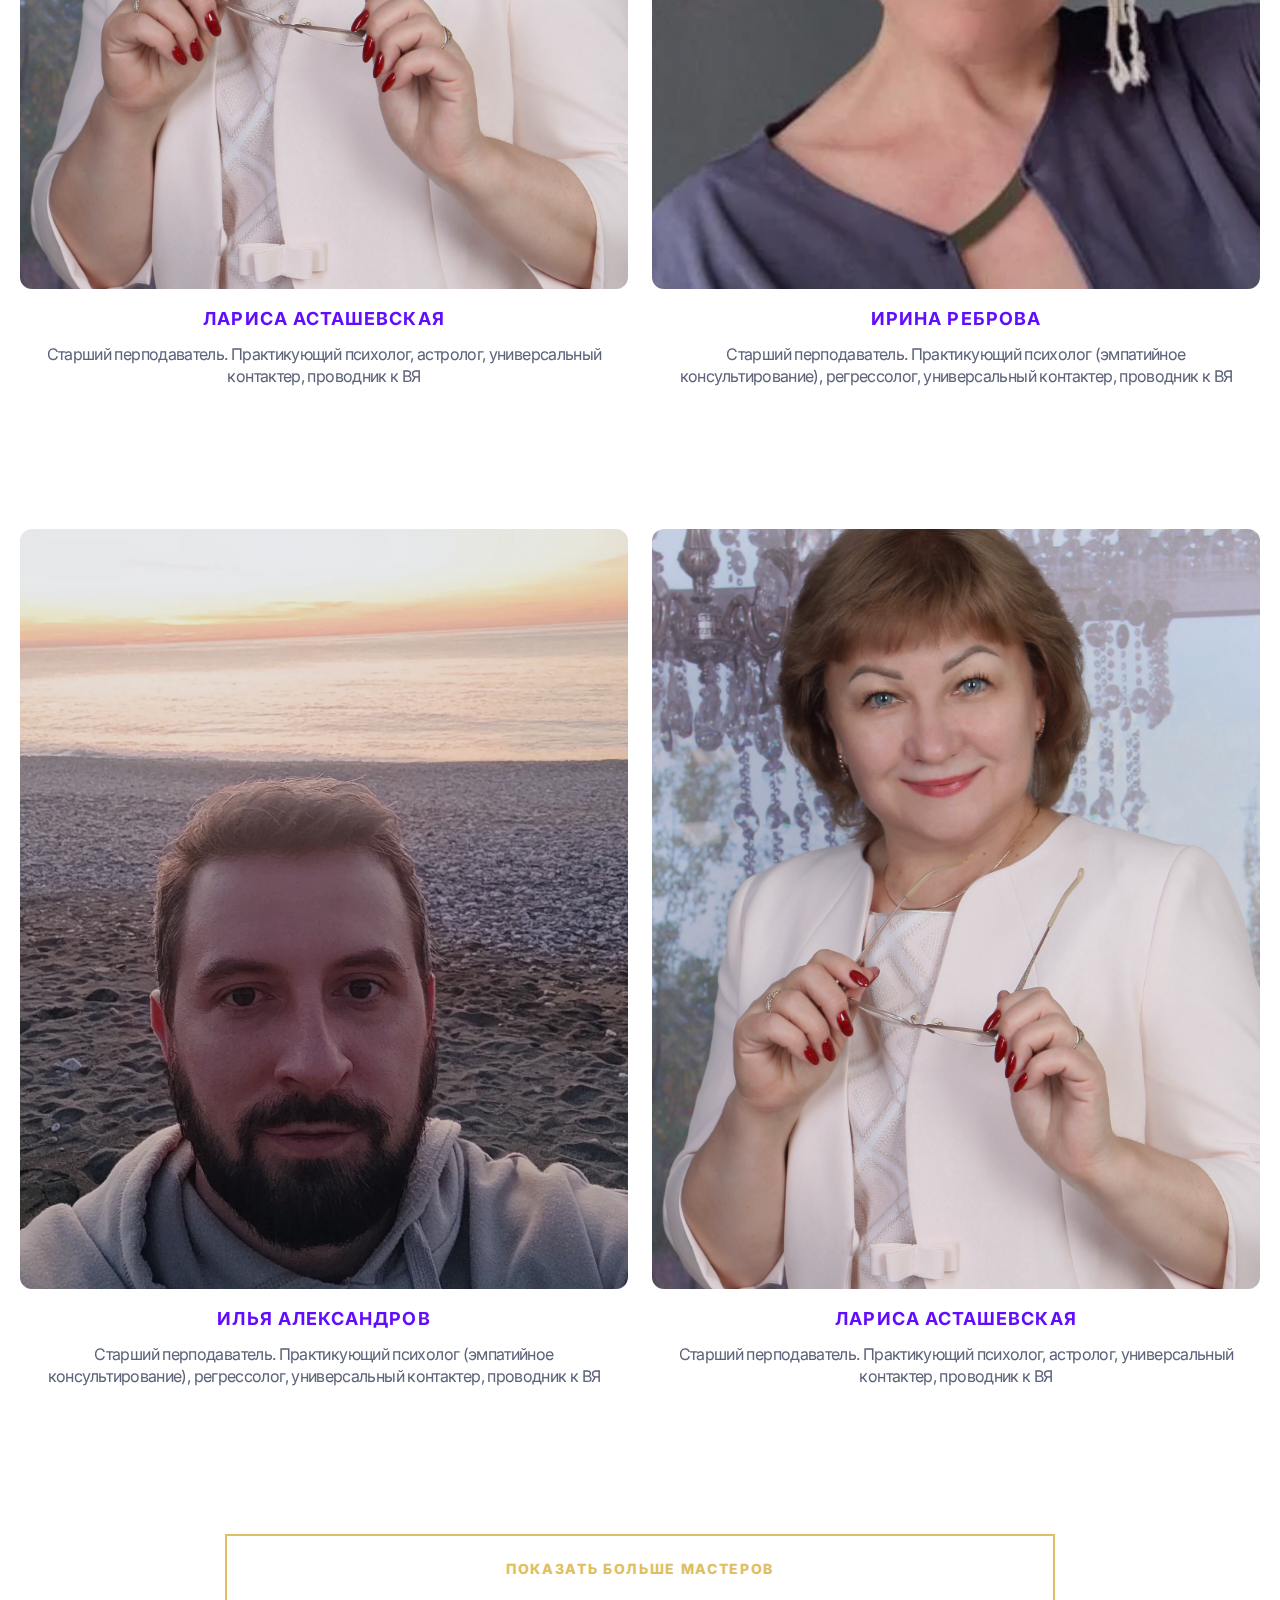
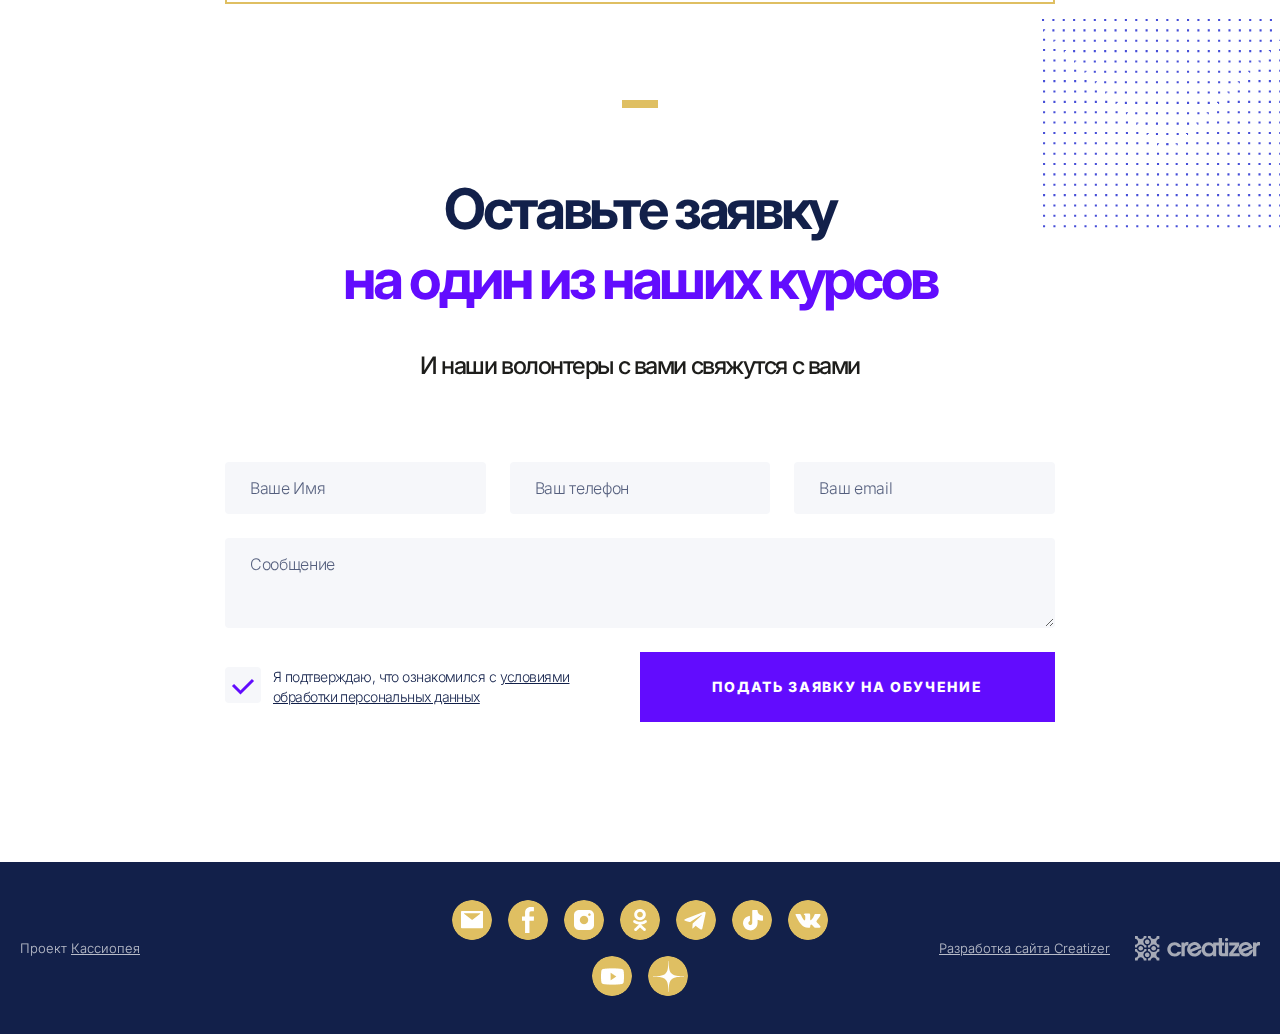
<file: team.html>
<!DOCTYPE html>
<html lang="ru">
  <head>
    <meta charset="UTF-8">
    <meta http-equiv="X-UA-Compatible" content="IE=edge">
    <meta name="viewport" content="width=device-width, initial-scale=1.0">
    <meta name="description" content="">
    <meta name="keywords" content=""><link rel="apple-touch-icon" sizes="72x72" href="template/images/apple-touch-icon.png">
<link rel="icon" type="image/png" sizes="32x32" href="template/images/favicon-32x32.png">
<link rel="icon" type="image/png" sizes="16x16" href="template/images/favicon-16x16.png">
<link rel="manifest" href="template/images/site.webmanifest">
<link rel="mask-icon" href="template/images/safari-pinned-tab.svg" color="#5bbad5">
<meta name="msapplication-TileColor" content="#192954">
<meta name="theme-color" content="#192954">
<link rel="preconnect" href="https://fonts.googleapis.com">
<link rel="preconnect" href="https://fonts.gstatic.com" crossorigin>
<link href="https://fonts.googleapis.com/css2?family=Inter:wght@300;400;500;700;800&display=swap" rel="stylesheet">
    <link rel="stylesheet" href="template/styles/style.css">
    <title>Mental Healing - Открытые уроки</title>
  </head>
  <body>
    <div class="wrapper" id="top">
      <header class="header header--white lock-padding">
        <div class="header__container container"> 
          <div class="header__body"> <a class="header__logo logo" href="index.html"><img src="template/images/logo.png" alt=""></a>
            <nav class="header__menu menu"> 
              <ul class="menu__list"> 
                <li><a class="menu__link" href="#">О нас</a><span class="menu__arrow"> </span>
                  <ul class="menu__sub-list">
                    <li><a class="menu__sub-link" href="index.html#about">Ведущие специалисты</a></li>
                    <li><a class="menu__sub-link" href="index.html#mission">Миссия</a></li>
                    <li><a class="menu__sub-link" href="index.html#activities">Все курсы</a></li>
                    <li><a class="menu__sub-link" href="index.html#conditions">Условия обучения</a></li>
                  </ul>
                </li>
                <li><a class="menu__link" href="#">Все курсы</a><span class="menu__arrow"> </span>
                  <ul class="menu__sub-list">
                    <li><a class="menu__sub-link" href="#">Как проходит обучение</a></li>
                    <li><a class="menu__sub-link" href="#">Онлайн-факультативы</a></li>
                    <li><a class="menu__sub-link" href="#">Очный курс в Воронеже</a></li>
                  </ul>
                </li>
                <li><a class="menu__link" href="#">Блог</a><span class="menu__arrow"> </span>
                  <ul class="menu__sub-list">
                    <li><a class="menu__sub-link" href="#">Творчество участников</a></li>
                    <li><a class="menu__sub-link" href="#">Фотогалерея</a></li>
                    <li><a class="menu__sub-link" href="#">Видеогалерея</a></li>
                    <li><a class="menu__sub-link" href="#">Статьи</a></li>
                    <li><a class="menu__sub-link" href="#">География участников</a></li>
                  </ul>
                </li>
                <li><a class="menu__link" href="#">Отзывы</a></li>
              </ul><a class="menu__parent" href="https://cassiopeia.center/" target="_blank">Центр "Кассиопея"</a>
            </nav>
            <div class="header__burger"> <span></span></div>
          </div>
        </div>
      </header>
      <main class="main"> 
        <section class="bar"> 
          <div class="bar__cover"></div>
          <div class="bar__container container"> 
            <div class="bar__body"> 
              <ul class="bar__breadcrumbs breadcrumbs">
                <li><a href="index.html">Главная</a></li>
                <li><span>Наши мастера</span></li>
              </ul>
              <div class="bar__bottom">
                <div class="bar__heading">
                  <div class="bar__caption">Специалисты школы</div>
                  <h1 class="bar__subtitle subtitle" data-duplicate>наши мастера</h1>
                </div>
                <div class="bar__text">Здесь вы найдете исчерпывающую информацию о специалистах школы Mental Healing. Убедитесь, что обратились к профессионалам.</div>
              </div>
            </div>
          </div>
        </section>
        <article class="team"> 
          <div class="team__container container"> 
            <div class="team__body"> 
              <ul class="team__list"> 
                <li class="team__item"> <a class="team__link teammate" href="#">
                    <div class="teammate__image"> 
                      <div class="teammate__cover"></div><img src="template/images/ilya.webp" alt="">
                    </div>
                    <div class="teammate__info">
                      <div class="teammate__name">Илья Александров</div>
                      <div class="teammate__description">Старший перподаватель. Практикующий психолог (эмпатийное консультирование), регрессолог, универсальный контактер, проводник к ВЯ</div>
                      <div class="teammate__link">Подробнее о преподавателе</div>
                    </div></a></li>
                <li class="team__item"> <a class="team__link teammate" href="#">
                    <div class="teammate__image"> 
                      <div class="teammate__cover"></div><img src="template/images/larisa.webp" alt="">
                    </div>
                    <div class="teammate__info">
                      <div class="teammate__name">Лариса Асташевская</div>
                      <div class="teammate__description">Старший перподаватель. Практикующий психолог, астролог, универсальный контактер, проводник к ВЯ</div>
                      <div class="teammate__link">Подробнее о преподавателе</div>
                    </div></a></li>
                <li class="team__item"> <a class="team__link teammate" href="#">
                    <div class="teammate__image"> 
                      <div class="teammate__cover"></div><img src="template/images/irina.webp" alt="">
                    </div>
                    <div class="teammate__info">
                      <div class="teammate__name">ирина реброва</div>
                      <div class="teammate__description">Старший перподаватель. Практикующий психолог (эмпатийное консультирование), регрессолог, универсальный контактер, проводник к ВЯ</div>
                      <div class="teammate__link">Подробнее о преподавателе</div>
                    </div></a></li>
                <li class="team__item"> <a class="team__link teammate" href="#">
                    <div class="teammate__image"> 
                      <div class="teammate__cover"></div><img src="template/images/ilya.webp" alt="">
                    </div>
                    <div class="teammate__info">
                      <div class="teammate__name">Илья Александров</div>
                      <div class="teammate__description">Старший перподаватель. Практикующий психолог (эмпатийное консультирование), регрессолог, универсальный контактер, проводник к ВЯ</div>
                      <div class="teammate__link">Подробнее о преподавателе</div>
                    </div></a></li>
                <li class="team__item"> <a class="team__link teammate" href="#">
                    <div class="teammate__image"> 
                      <div class="teammate__cover"></div><img src="template/images/larisa.webp" alt="">
                    </div>
                    <div class="teammate__info">
                      <div class="teammate__name">Лариса Асташевская</div>
                      <div class="teammate__description">Старший перподаватель. Практикующий психолог, астролог, универсальный контактер, проводник к ВЯ</div>
                      <div class="teammate__link">Подробнее о преподавателе</div>
                    </div></a></li>
                <li class="team__item"> <a class="team__link teammate" href="#">
                    <div class="teammate__image"> 
                      <div class="teammate__cover"></div><img src="template/images/irina.webp" alt="">
                    </div>
                    <div class="teammate__info">
                      <div class="teammate__name">ирина реброва</div>
                      <div class="teammate__description">Старший перподаватель. Практикующий психолог (эмпатийное консультирование), регрессолог, универсальный контактер, проводник к ВЯ</div>
                      <div class="teammate__link">Подробнее о преподавателе</div>
                    </div></a></li>
                <li class="team__item"> <a class="team__link teammate" href="#">
                    <div class="teammate__image"> 
                      <div class="teammate__cover"></div><img src="template/images/ilya.webp" alt="">
                    </div>
                    <div class="teammate__info">
                      <div class="teammate__name">Илья Александров</div>
                      <div class="teammate__description">Старший перподаватель. Практикующий психолог (эмпатийное консультирование), регрессолог, универсальный контактер, проводник к ВЯ</div>
                      <div class="teammate__link">Подробнее о преподавателе</div>
                    </div></a></li>
                <li class="team__item"> <a class="team__link teammate" href="#">
                    <div class="teammate__image"> 
                      <div class="teammate__cover"></div><img src="template/images/larisa.webp" alt="">
                    </div>
                    <div class="teammate__info">
                      <div class="teammate__name">Лариса Асташевская</div>
                      <div class="teammate__description">Старший перподаватель. Практикующий психолог, астролог, универсальный контактер, проводник к ВЯ</div>
                      <div class="teammate__link">Подробнее о преподавателе</div>
                    </div></a></li>
              </ul>
              <div class="team__bottom"><a class="team__btn btn btn--gold" href="#">ПОКАЗАТЬ БОЛЬШЕ МАСТЕРОВ</a></div>
            </div>
          </div>
        </article>
        <section class="request" id="request">
          <div class="request__container container"> 
            <div class="request__body"> 
              <h2 class="request__heading heading">Оставьте заявку<span>на один из наших курсов</span></h2>
              <div class="request__text">И наши волонтеры с вами свяжутся с вами</div>
              <form class="request__form form" action="#" id="form">
                <div class="form__spinner">
                  <div class="lds-ripple">
                    <div></div>
                    <div></div>
                  </div>
                </div>
                <div class="form__alert">Заполните, пожалуйста, все обязательные поля!</div>
                <div class="form__inputs">
                  <div class="form__input-wrap">
                    <input class="form__input" type="text" placeholder="Ваше Имя" required>
                  </div>
                  <div class="form__input-wrap">
                    <input class="form__input" type="tel" placeholder="Ваш телефон" required>
                  </div>
                  <div class="form__input-wrap">
                    <input class="form__input" type="email" placeholder="Ваш email" required>
                  </div>
                </div>
                <textarea class="form__input" placeholder="Сообщение"></textarea>
                <div class="form__bottom">
                  <div class="form__checkbox checkbox"> 
                    <input class="checkbox__input" type="checkbox" checked id="agreement" name="agreement">
                    <label class="checkbox__label" for="agreement"><span>Я подтверждаю, что ознакомился с <a href="#">условиями обработки персональных данных</a></span></label>
                  </div>
                  <button class="form__btn btn btn--purple" type="submit">подать заявку <span>на обучение</span></button>
                </div>
              </form>
            </div>
          </div>
        </section>
      </main>
      <footer class="footer"> 
        <div class="footer__container container"> 
          <div class="footer__body"> 
            <div class="footer__col"> 
              <div class="footer__text">Проект <a href="https://cassiopeia.center/" target="_blank">Кассиопея</a></div>
            </div>
            <div class="footer__col">
              <div class="footer__socials nets"><a class="footer__icon nets__icon" href="mailto:mentalhealing@yandex.ru"><img src="template/images/email.svg" alt="E-mail"></a><a class="footer__icon nets__icon" href="https://www.facebook.com/" target="_blank"><img src="template/images/fb.svg" alt="Facebook"></a><a class="footer__icon nets__icon" href="https://www.instagram.com/cassiopeia_mh/" target="_blank"> <img src="template/images/instagram.png" alt="Instagram"></a><a class="footer__icon nets__icon" href="https://ok.ru/group/67288788828210" target="_blank"><img src="template/images/ok.png" alt="Одноклассники"></a><a class="footer__icon nets__icon" href="#" target="_blank"> <img src="template/images/tg.svg" alt="Telegram"></a><a class="footer__icon nets__icon" href="#" target="_blank"> <img src="template/images/tiktok.svg" alt="TikTok"></a><a class="footer__icon nets__icon" href="#" target="_blank"> <img src="template/images/vk.svg" alt="Вконтакте"></a><a class="footer__icon nets__icon" href="#" target="_blank"> <img src="template/images/youtube.png" alt="YouTube"></a><a class="footer__icon nets__icon" href="#" target="_blank"> <img src="template/images/zen.svg" alt="Яндекс.Дзен"></a></div>
            </div>
            <div class="footer__col">
              <div class="footer__dev"><a href="https://creatizer.pro/ru/" target="_blank">Разработка сайта Creatizer</a><a href="https://creatizer.pro/ru/" target="_blank"><img src="template/images/dev-logo.svg" alt=""></a></div>
            </div>
          </div>
        </div>
      </footer>
    </div>
    <div class="scroll-top-block lock-padding"><a class="scroll-top" href="#top"><img src="template/images/scroll-top-arrow.svg" alt=""></a></div>
    <script src="https://code.jquery.com/jquery-3.6.0.min.js"></script>
    <script src="template/scripts/index.js"></script>
  </body>
</html>
</file>
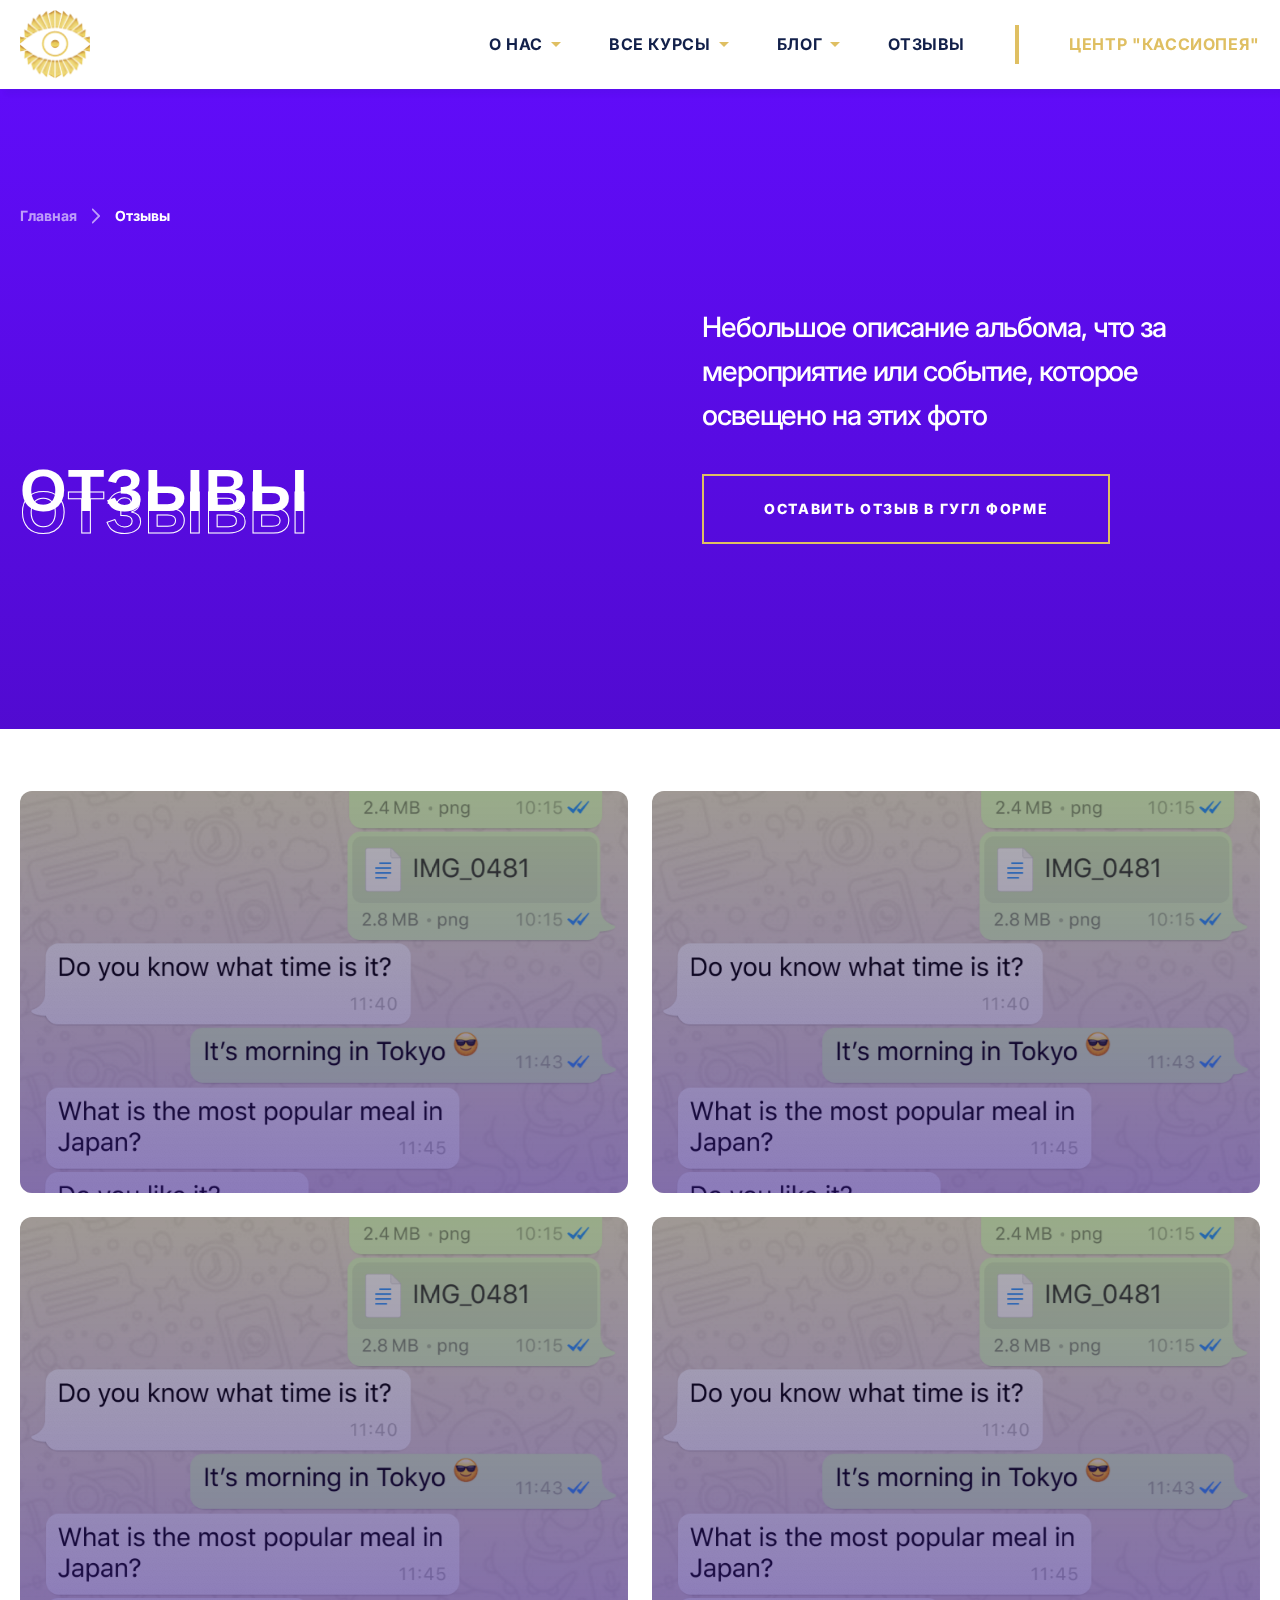
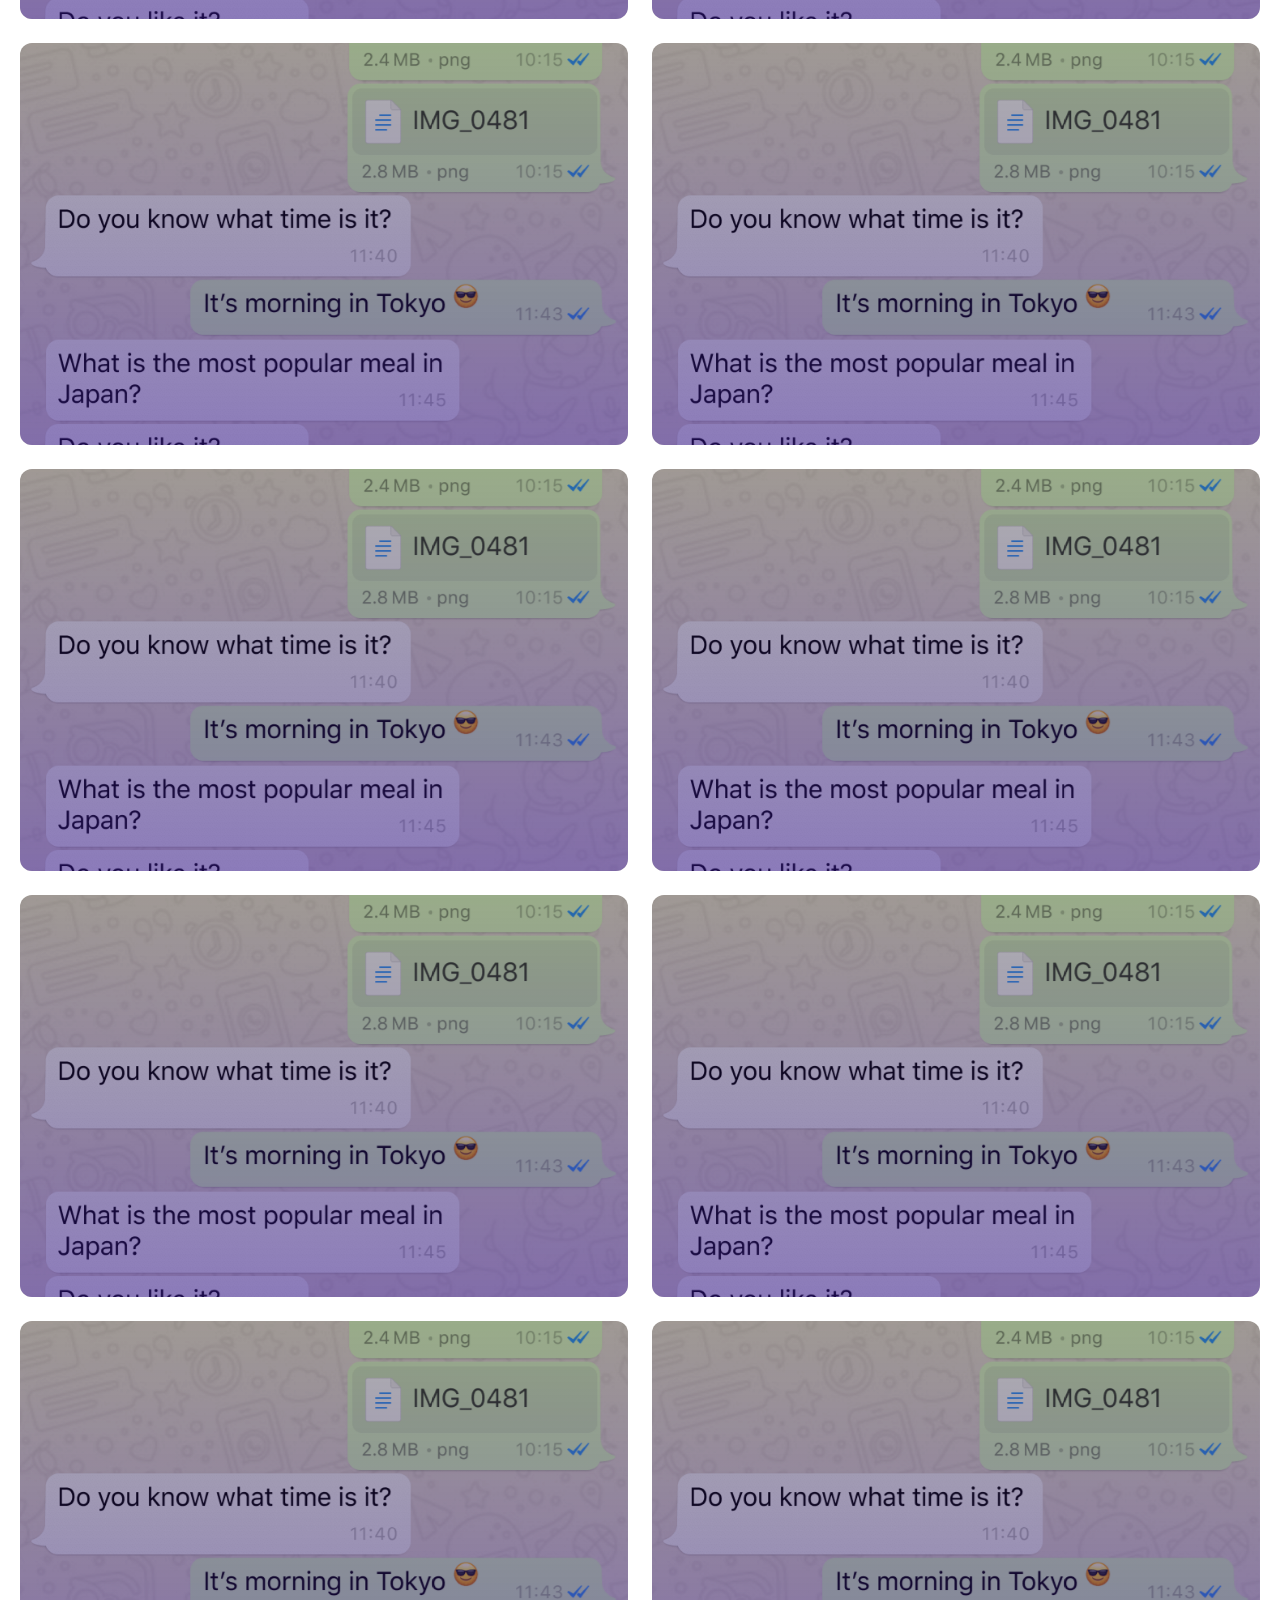
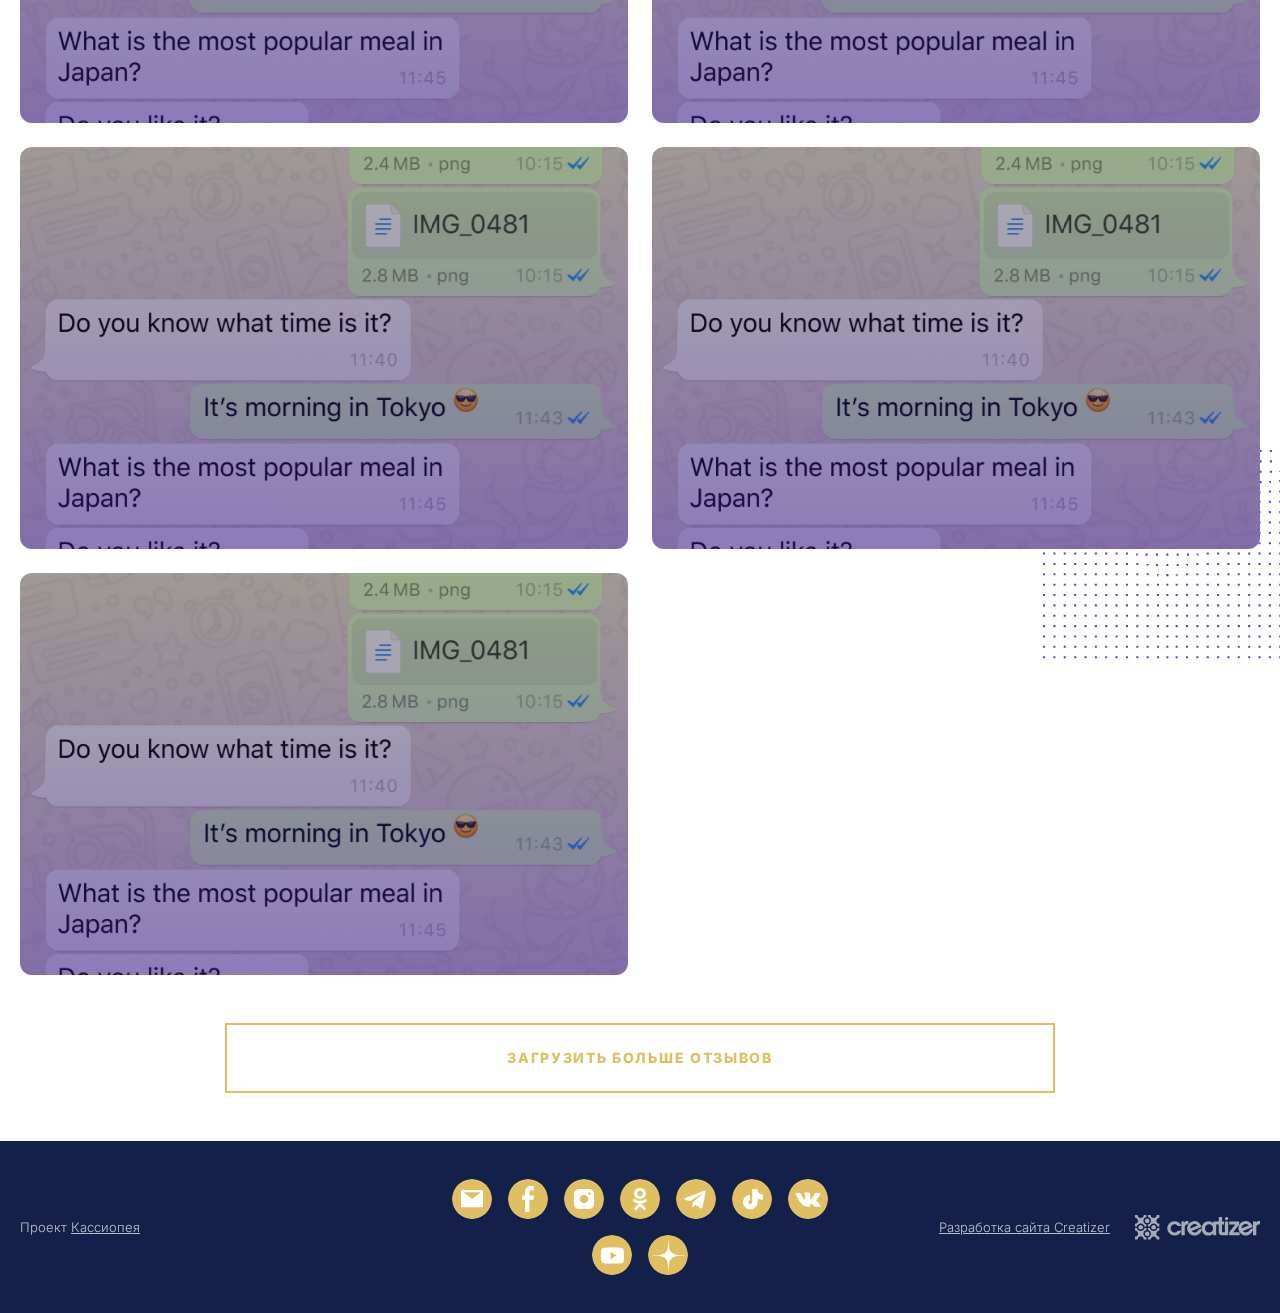
<file: testimonials.html>
<!DOCTYPE html>
<html lang="ru">
  <head>
    <meta charset="UTF-8">
    <meta http-equiv="X-UA-Compatible" content="IE=edge">
    <meta name="viewport" content="width=device-width, initial-scale=1.0">
    <meta name="description" content="">
    <meta name="keywords" content=""><link rel="apple-touch-icon" sizes="72x72" href="template/images/apple-touch-icon.png">
<link rel="icon" type="image/png" sizes="32x32" href="template/images/favicon-32x32.png">
<link rel="icon" type="image/png" sizes="16x16" href="template/images/favicon-16x16.png">
<link rel="manifest" href="template/images/site.webmanifest">
<link rel="mask-icon" href="template/images/safari-pinned-tab.svg" color="#5bbad5">
<meta name="msapplication-TileColor" content="#192954">
<meta name="theme-color" content="#192954">
<link rel="preconnect" href="https://fonts.googleapis.com">
<link rel="preconnect" href="https://fonts.gstatic.com" crossorigin>
<link href="https://fonts.googleapis.com/css2?family=Inter:wght@300;400;500;700;800&display=swap" rel="stylesheet">
<link rel="stylesheet" href="https://cdn.jsdelivr.net/npm/@fancyapps/ui/dist/fancybox.css"/>
    <link rel="stylesheet" href="template/styles/style.css">
    <title>Mental Healing - Открытые уроки</title>
  </head>
  <body>
    <div class="wrapper" id="top">
      <header class="header header--white lock-padding">
        <div class="header__container container"> 
          <div class="header__body"> <a class="header__logo logo" href="index.html"><img src="template/images/logo.png" alt=""></a>
            <nav class="header__menu menu"> 
              <ul class="menu__list"> 
                <li><a class="menu__link" href="#">О нас</a><span class="menu__arrow"> </span>
                  <ul class="menu__sub-list">
                    <li><a class="menu__sub-link" href="index.html#about">Ведущие специалисты</a></li>
                    <li><a class="menu__sub-link" href="index.html#mission">Миссия</a></li>
                    <li><a class="menu__sub-link" href="index.html#activities">Все курсы</a></li>
                    <li><a class="menu__sub-link" href="index.html#conditions">Условия обучения</a></li>
                  </ul>
                </li>
                <li><a class="menu__link" href="#">Все курсы</a><span class="menu__arrow"> </span>
                  <ul class="menu__sub-list">
                    <li><a class="menu__sub-link" href="#">Как проходит обучение</a></li>
                    <li><a class="menu__sub-link" href="#">Онлайн-факультативы</a></li>
                    <li><a class="menu__sub-link" href="#">Очный курс в Воронеже</a></li>
                  </ul>
                </li>
                <li><a class="menu__link" href="#">Блог</a><span class="menu__arrow"> </span>
                  <ul class="menu__sub-list">
                    <li><a class="menu__sub-link" href="#">Творчество участников</a></li>
                    <li><a class="menu__sub-link" href="#">Фотогалерея</a></li>
                    <li><a class="menu__sub-link" href="#">Видеогалерея</a></li>
                    <li><a class="menu__sub-link" href="#">Статьи</a></li>
                    <li><a class="menu__sub-link" href="#">География участников</a></li>
                  </ul>
                </li>
                <li><a class="menu__link" href="#">Отзывы</a></li>
              </ul><a class="menu__parent" href="https://cassiopeia.center/" target="_blank">Центр "Кассиопея"</a>
            </nav>
            <div class="header__burger"> <span></span></div>
          </div>
        </div>
      </header>
      <main class="main"> 
        <section class="bar"> 
          <div class="bar__cover"></div>
          <div class="bar__container container"> 
            <div class="bar__body"> 
              <ul class="bar__breadcrumbs breadcrumbs">
                <li><a href="index.html">Главная</a></li>
                <li><span>Отзывы</span></li>
              </ul>
              <div class="bar__bottom">
                <div class="bar__heading">
                  <h1 class="bar__subtitle subtitle" data-duplicate>Отзывы</h1>
                </div>
                <div class="bar__text"> 
                  <p>Небольшое описание альбома, что за мероприятие или событие, которое освещено на этих фото</p>
                  <p><a class="bar__btn btn btn--gold" href="#">Оставить отзыв в гугл форме</a></p>
                </div>
              </div>
            </div>
          </div>
        </section>
        <div class="album">
          <div class="album__container container"> 
            <div class="album__body"> 
              <ul class="album__list"> 
                <li class="album__item"> <a class="album__link" href="template/images/test.webp" data-fancybox="album">
                    <div class="album__cover"></div><img src="template/images/test.webp" alt=""></a></li>
                <li class="album__item"> <a class="album__link" href="template/images/test.webp" data-fancybox="album">
                    <div class="album__cover"></div><img src="template/images/test.webp" alt=""></a></li>
                <li class="album__item"> <a class="album__link" href="template/images/test.webp" data-fancybox="album">
                    <div class="album__cover"></div><img src="template/images/test.webp" alt=""></a></li>
                <li class="album__item"> <a class="album__link" href="template/images/test.webp" data-fancybox="album">
                    <div class="album__cover"></div><img src="template/images/test.webp" alt=""></a></li>
                <li class="album__item"> <a class="album__link" href="template/images/test.webp" data-fancybox="album">
                    <div class="album__cover"></div><img src="template/images/test.webp" alt=""></a></li>
                <li class="album__item"> <a class="album__link" href="template/images/test.webp" data-fancybox="album">
                    <div class="album__cover"></div><img src="template/images/test.webp" alt=""></a></li>
                <li class="album__item"> <a class="album__link" href="template/images/test.webp" data-fancybox="album">
                    <div class="album__cover"></div><img src="template/images/test.webp" alt=""></a></li>
                <li class="album__item"> <a class="album__link" href="template/images/test.webp" data-fancybox="album">
                    <div class="album__cover"></div><img src="template/images/test.webp" alt=""></a></li>
                <li class="album__item"> <a class="album__link" href="template/images/test.webp" data-fancybox="album">
                    <div class="album__cover"></div><img src="template/images/test.webp" alt=""></a></li>
                <li class="album__item"> <a class="album__link" href="template/images/test.webp" data-fancybox="album">
                    <div class="album__cover"></div><img src="template/images/test.webp" alt=""></a></li>
                <li class="album__item"> <a class="album__link" href="template/images/test.webp" data-fancybox="album">
                    <div class="album__cover"></div><img src="template/images/test.webp" alt=""></a></li>
                <li class="album__item"> <a class="album__link" href="template/images/test.webp" data-fancybox="album">
                    <div class="album__cover"></div><img src="template/images/test.webp" alt=""></a></li>
                <li class="album__item"> <a class="album__link" href="template/images/test.webp" data-fancybox="album">
                    <div class="album__cover"></div><img src="template/images/test.webp" alt=""></a></li>
                <li class="album__item"> <a class="album__link" href="template/images/test.webp" data-fancybox="album">
                    <div class="album__cover"></div><img src="template/images/test.webp" alt=""></a></li>
                <li class="album__item"> <a class="album__link" href="template/images/test.webp" data-fancybox="album">
                    <div class="album__cover"></div><img src="template/images/test.webp" alt=""></a></li>
              </ul>
              <div class="album__wrap"><a class="album__btn btn btn--gold" href="#">Загрузить больше отзывов</a></div>
            </div>
          </div>
        </div>
      </main>
      <footer class="footer"> 
        <div class="footer__container container"> 
          <div class="footer__body"> 
            <div class="footer__col"> 
              <div class="footer__text">Проект <a href="https://cassiopeia.center/" target="_blank">Кассиопея</a></div>
            </div>
            <div class="footer__col">
              <div class="footer__socials nets"><a class="footer__icon nets__icon" href="mailto:mentalhealing@yandex.ru"><img src="template/images/email.svg" alt="E-mail"></a><a class="footer__icon nets__icon" href="https://www.facebook.com/" target="_blank"><img src="template/images/fb.svg" alt="Facebook"></a><a class="footer__icon nets__icon" href="https://www.instagram.com/cassiopeia_mh/" target="_blank"> <img src="template/images/instagram.png" alt="Instagram"></a><a class="footer__icon nets__icon" href="https://ok.ru/group/67288788828210" target="_blank"><img src="template/images/ok.png" alt="Одноклассники"></a><a class="footer__icon nets__icon" href="#" target="_blank"> <img src="template/images/tg.svg" alt="Telegram"></a><a class="footer__icon nets__icon" href="#" target="_blank"> <img src="template/images/tiktok.svg" alt="TikTok"></a><a class="footer__icon nets__icon" href="#" target="_blank"> <img src="template/images/vk.svg" alt="Вконтакте"></a><a class="footer__icon nets__icon" href="#" target="_blank"> <img src="template/images/youtube.png" alt="YouTube"></a><a class="footer__icon nets__icon" href="#" target="_blank"> <img src="template/images/zen.svg" alt="Яндекс.Дзен"></a></div>
            </div>
            <div class="footer__col">
              <div class="footer__dev"><a href="https://creatizer.pro/ru/" target="_blank">Разработка сайта Creatizer</a><a href="https://creatizer.pro/ru/" target="_blank"><img src="template/images/dev-logo.svg" alt=""></a></div>
            </div>
          </div>
        </div>
      </footer>
    </div>
    <div class="scroll-top-block lock-padding"><a class="scroll-top" href="#top"><img src="template/images/scroll-top-arrow.svg" alt=""></a></div>
    <script src="https://cdn.jsdelivr.net/npm/@fancyapps/ui@4.0/dist/fancybox.umd.js"></script>
    <script src="template/scripts/index.js"></script>
  </body>
</html>
</file>
